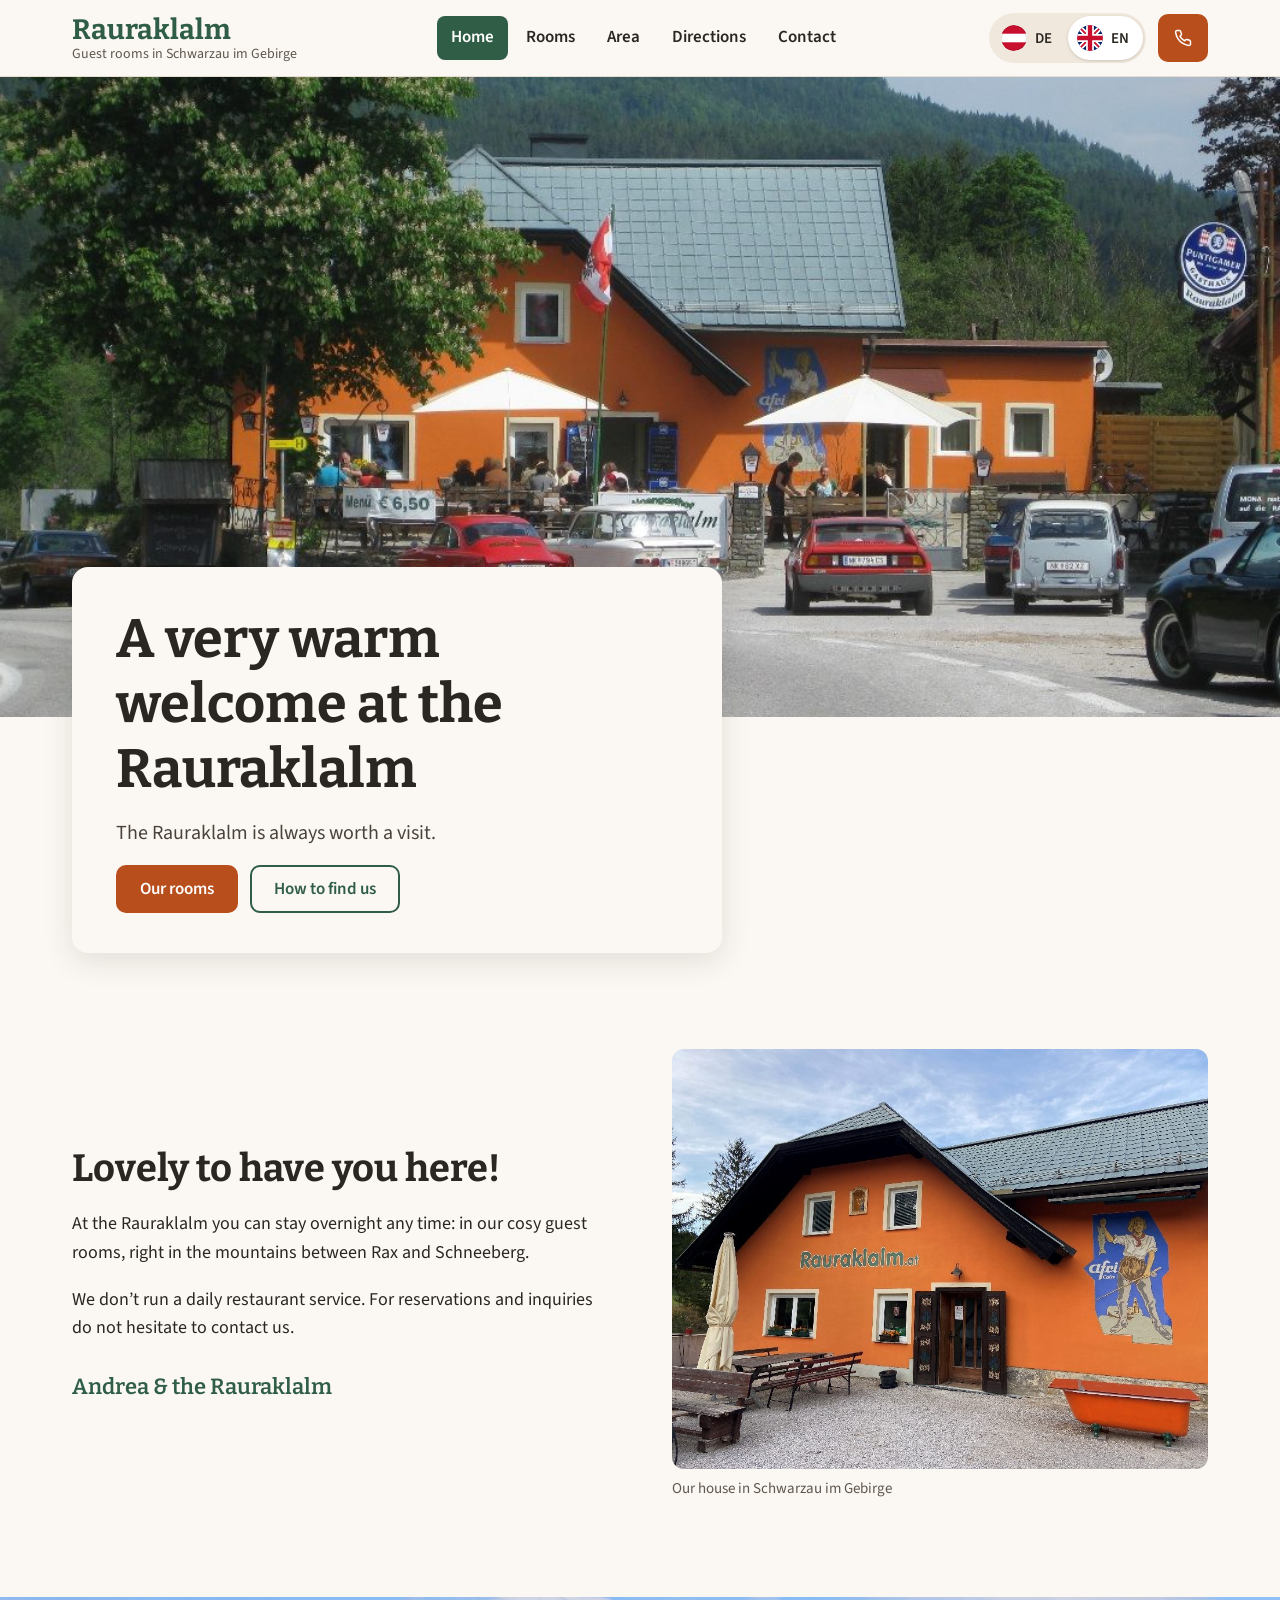
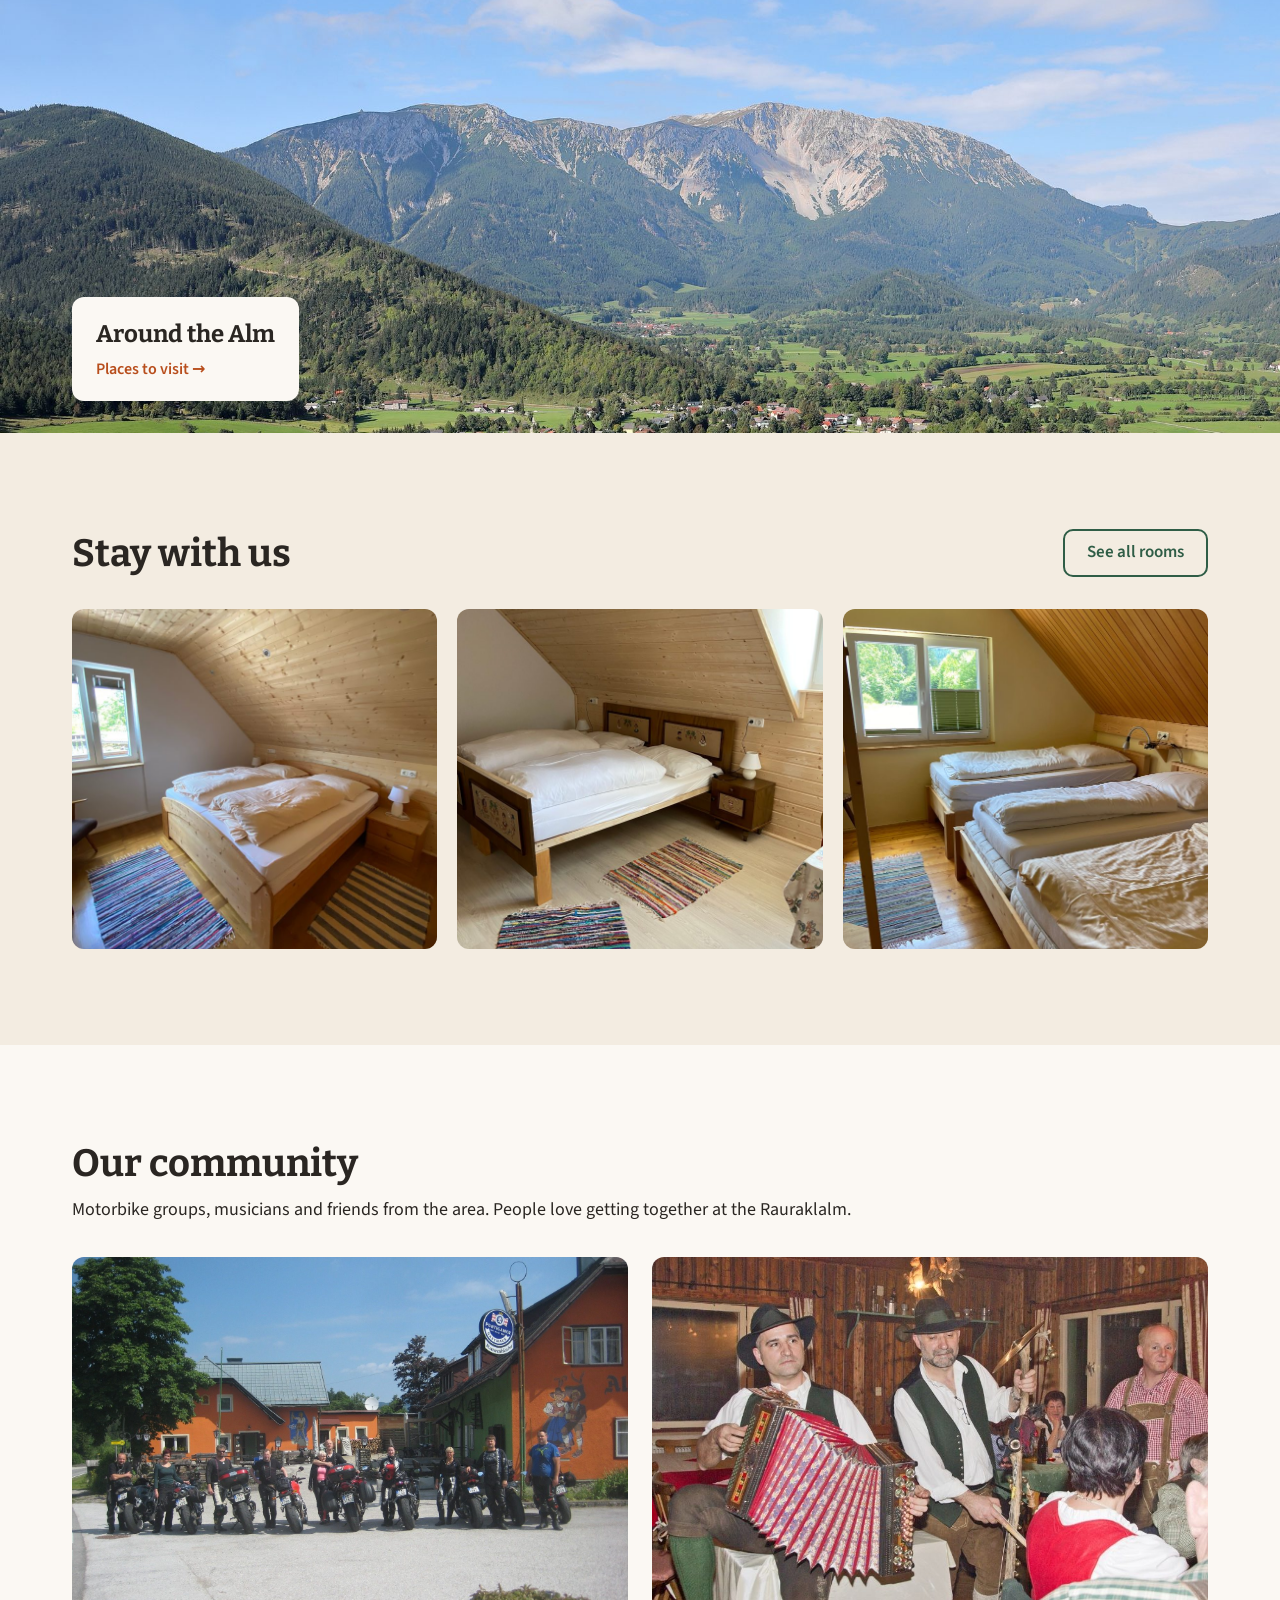
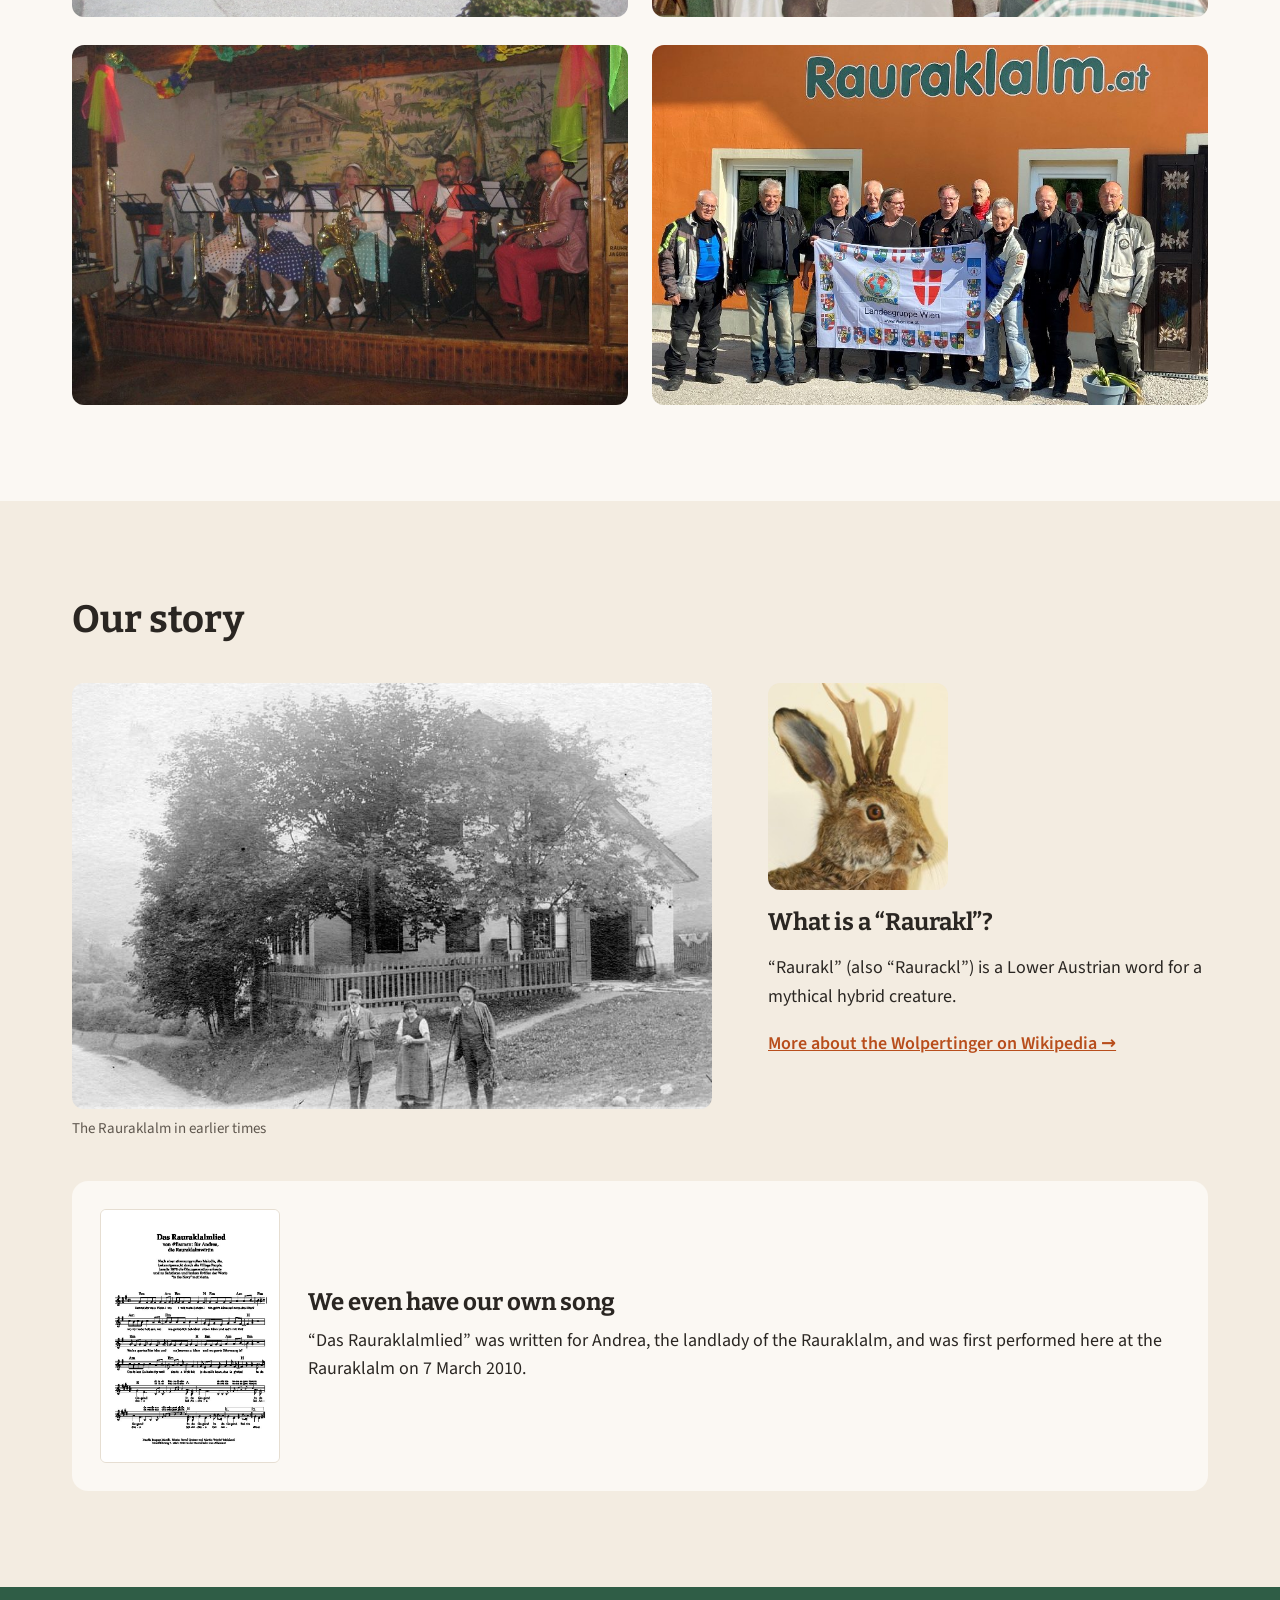
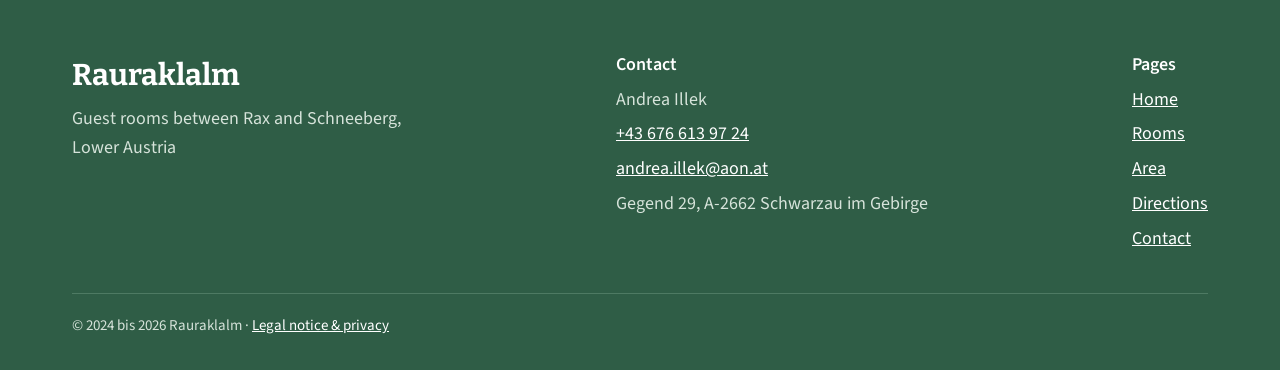
<file: index.html>
<!doctype html>
<html lang="de">
<head>
<meta charset="utf-8">
<meta name="viewport" content="width=device-width, initial-scale=1">
<title data-i18n="title.index">Rauraklalm: Gästezimmer in Schwarzau im Gebirge</title>
<meta name="description" content="Die Rauraklalm in Schwarzau im Gebirge, zwischen Rax und Schneeberg: gemütliche Gästezimmer, Übernachtung jederzeit möglich." data-i18n-content="title.index.desc">
<link rel="canonical" href="https://rauraklalm.at/">
<meta name="theme-color" content="#2F5D46">
<meta property="og:title" content="Rauraklalm - Gästezimmer in Schwarzau im Gebirge">
<meta property="og:description" content="Die Rauraklalm in Schwarzau im Gebirge, zwischen Rax und Schneeberg: gemütliche Gästezimmer, Übernachtung jederzeit möglich.">
<meta property="og:image" content="https://rauraklalm.at/assets/img/hero.jpg">
<meta property="og:type" content="website">
<meta property="og:locale" content="de_AT">
<link rel="icon" href="assets/img/favicon.svg" type="image/svg+xml">
<link rel="preload" href="assets/fonts/bitter-latin-700-normal.woff2" as="font" type="font/woff2" crossorigin>
<link rel="preload" href="assets/fonts/source-sans-3-latin-400-normal.woff2" as="font" type="font/woff2" crossorigin>
<link rel="stylesheet" href="assets/css/fonts.css">
<link rel="stylesheet" href="assets/css/style.css">
<script type="application/ld+json">{"@context": "https://schema.org", "@type": "LodgingBusiness", "name": "Rauraklalm", "url": "https://rauraklalm.at/", "image": "https://rauraklalm.at/assets/img/hero.jpg", "telephone": "+436766139724", "email": "andrea.illek@aon.at", "address": {"@type": "PostalAddress", "streetAddress": "Gegend 29", "postalCode": "2662", "addressLocality": "Schwarzau im Gebirge", "addressRegion": "Niederösterreich", "addressCountry": "AT"}, "geo": {"@type": "GeoCoordinates", "latitude": 47.8276, "longitude": 15.6922}}</script>
</head>
<body>
<a class="skip-link" href="#inhalt" data-i18n="skip">Zum Inhalt springen</a>
<header class="site-header">
  <div class="wrap header-inner">
    <a class="brand" href="index.html">
      <span class="brand-name">Rauraklalm</span>
      <span class="brand-sub" data-i18n="brand.sub">Gästezimmer in Schwarzau im Gebirge</span>
    </a>
    <nav class="main-nav" id="main-nav" aria-label="Hauptnavigation" data-i18n-aria="nav.label">
      <ul>
        <li><a href="index.html" aria-current="page" data-i18n="nav.start">Start</a></li><li><a href="zimmer.html" data-i18n="nav.rooms">Zimmer</a></li><li><a href="umgebung.html" data-i18n="nav.area">Umgebung</a></li><li><a href="anreise.html" data-i18n="nav.directions">Anreise</a></li><li><a href="kontakt.html" data-i18n="nav.contact">Kontakt</a></li>
      </ul>
    </nav>
    <div class="header-actions">
      <div class="lang-switch" role="group" aria-label="Sprache / Language">
        <button type="button" data-lang="de" aria-pressed="true" lang="de" aria-label="Deutsch"><svg class="flag" viewBox="0 0 26 26" aria-hidden="true"><clipPath id="flag-at"><circle cx="13" cy="13" r="13"/></clipPath><g clip-path="url(#flag-at)"><rect width="26" height="26" fill="#fff"/><rect width="26" height="8.7" fill="#C8102E"/><rect y="17.3" width="26" height="8.7" fill="#C8102E"/></g><circle cx="13" cy="13" r="12.5" fill="none" stroke="rgba(0,0,0,.12)"/></svg><span class="lang-code">DE</span></button>
        <button type="button" data-lang="en" aria-pressed="false" lang="en" aria-label="English"><svg class="flag" viewBox="0 0 60 60" aria-hidden="true"><clipPath id="flag-gb"><circle cx="30" cy="30" r="30"/></clipPath><g clip-path="url(#flag-gb)"><rect width="60" height="60" fill="#012169"/><path d="M0 0L60 60M60 0L0 60" stroke="#fff" stroke-width="12"/><path d="M0 0L60 60M60 0L0 60" stroke="#C8102E" stroke-width="4"/><path d="M30 0V60M0 30H60" stroke="#fff" stroke-width="18"/><path d="M30 0V60M0 30H60" stroke="#C8102E" stroke-width="10"/></g></svg><span class="lang-code">EN</span></button>
      </div>
      <a class="btn btn-primary header-call" href="tel:+436766139724" aria-label="Anrufen: +43 676 613 97 24" data-i18n-aria="call.aria"><svg width="18" height="18" viewBox="0 0 24 24" fill="none" stroke="currentColor" stroke-width="2" stroke-linecap="round" stroke-linejoin="round" aria-hidden="true"><path d="M22 16.9v3a2 2 0 0 1-2.2 2 19.8 19.8 0 0 1-8.6-3.1 19.5 19.5 0 0 1-6-6A19.8 19.8 0 0 1 2.1 4.2 2 2 0 0 1 4.1 2h3a2 2 0 0 1 2 1.7c.1.9.4 1.8.7 2.7a2 2 0 0 1-.5 2.1L8 9.8a16 16 0 0 0 6 6l1.3-1.3a2 2 0 0 1 2.1-.4c.9.3 1.8.6 2.7.7a2 2 0 0 1 1.7 2z"/></svg><span class="call-number">+43 676 613 97 24</span></a>
      <button type="button" class="nav-toggle" aria-expanded="false" aria-controls="main-nav" aria-label="Menü" data-i18n-aria="nav.menu">
        <svg width="22" height="22" viewBox="0 0 24 24" fill="none" stroke="currentColor" stroke-width="2" stroke-linecap="round" aria-hidden="true"><path d="M3 6h18M3 12h18M3 18h18"/></svg>
      </button>
    </div>
  </div>
</header>
<main id="inhalt">
<section class="hero">
  <img class="" src="assets/img/hero.jpg" width="1064" height="798" alt="Die Rauraklalm mit Oldtimern vor dem Haus, dahinter bewaldete Berge" data-i18n-alt="alt.hero" fetchpriority="high">
  <div class="wrap hero-card-wrap">
    <div class="hero-card">
      <h1 data-i18n="hero.title">Herzlich willkommen auf der Rauraklalm</h1>
      <p class="lead" data-i18n="hero.lead">Die Rauraklalm ist immer einen Besuch wert.</p>
      <div class="btn-row">
        <a class="btn btn-primary" href="zimmer.html" data-i18n="hero.btn.rooms">Unsere Zimmer</a>
        <a class="btn btn-outline" href="anreise.html" data-i18n="hero.btn.way">So finden Sie uns</a>
      </div>
    </div>
  </div>
</section>

<section class="section">
  <div class="wrap split">
    <div class="stack">
      <h2 data-i18n="welcome.title">Schön, dass Sie da sind!</h2>
      <p data-i18n="welcome.p1">Bei uns auf der Rauraklalm können Sie jederzeit übernachten: in unseren gemütlichen Gästezimmern, mitten in den Bergen zwischen Rax und Schneeberg.</p>
      <p data-i18n="welcome.p2">Einen täglichen Gastbetrieb haben wir nicht. Für Reservierungen und Anfragen zögern Sie nicht, uns zu kontaktieren.</p>
      <p class="signature" data-i18n="welcome.sign">Andrea &amp; die Rauraklalm</p>
    </div>
    <figure><img class="photo" src="assets/img/fassade_eingang.jpg" width="966" height="725" alt="Eingang der Rauraklalm mit Bänken und dem Rauraklalm-Schriftzug" data-i18n-alt="alt.entrance" style="height:420px" loading="lazy" decoding="async"><figcaption data-i18n="cap.entrance">Unser Haus in Schwarzau im Gebirge</figcaption></figure>
  </div>
</section>

<section class="panorama">
  <img class="" src="assets/img/berg.jpg" width="2000" height="1134" alt="Blick über das Tal auf die Berge" data-i18n-alt="alt.pano" loading="lazy" decoding="async">
  <div class="panorama-link">
    <div class="wrap">
      <a href="umgebung.html">
        <strong data-i18n="pano.title">Rund um die Alm</strong>
        <span data-i18n="pano.link">Ausflugsziele →</span>
      </a>
    </div>
  </div>
</section>

<section class="section section-alt">
  <div class="wrap">
    <div class="section-head">
      <div class="stack">
        <h2 data-i18n="rooms.title">Übernachten bei uns</h2>
      </div>
      <a class="btn btn-outline" href="zimmer.html" data-i18n="rooms.btn">Alle Zimmer ansehen</a>
    </div>
    <div class="grid grid-3">
      <img class="photo" src="assets/img/dz_holz.jpg" width="744" height="900" alt="Doppelzimmer mit Holzdecke, Doppelbett und bunten Fleckerlteppichen" data-i18n-alt="alt.dz_holz" style="height:340px" loading="lazy" decoding="async">
      <img class="photo" src="assets/img/dz_bauernmalerei.jpg" width="744" height="900" alt="Doppelzimmer mit bemaltem Bett und Nachtkästchen" data-i18n-alt="alt.dz_bauernmalerei" style="height:340px" loading="lazy" decoding="async">
      <img class="photo" src="assets/img/mehrbett_gruen.jpg" width="744" height="899" alt="Mehrbettzimmer mit drei Betten unter der Dachschräge" data-i18n-alt="alt.mb_gruen" style="height:340px" loading="lazy" decoding="async">
    </div>
  </div>
</section>

<section class="section">
  <div class="wrap">
    <div class="section-head">
      <div class="stack">
        <h2 data-i18n="events.title">Unsere Gemeinschaft</h2>
        <p data-i18n="events.p">Motorradgruppen, Musikanten und Freunde aus der Gegend kommen gern auf der Rauraklalm zusammen.</p>
      </div>
    </div>
    <div class="grid grid-2">
      <figure><img class="photo" src="assets/img/biker2.jpg" width="1600" height="1200" alt="Motorradgruppe mit ihren Maschinen vor der Rauraklalm" data-i18n-alt="alt.ev.biker" style="height:360px" loading="lazy" decoding="async"></figure>
      <figure><img class="photo" src="assets/img/musik_stube.jpg" width="913" height="609" alt="Musikanten mit Harmonika in der Stube" data-i18n-alt="alt.ev.stube" style="height:360px" loading="lazy" decoding="async"></figure>
      <figure><img class="photo" src="assets/img/musik_buehne.jpg" width="867" height="648" alt="Bläsergruppe auf der Bühne im Saal" data-i18n-alt="alt.ev.buehne" style="height:360px" loading="lazy" decoding="async"></figure>
      <figure><img class="photo" src="assets/img/biker1.jpg" width="880" height="661" alt="Motorradfahrer mit Fahne der Landesgruppe Wien vor dem Haus" data-i18n-alt="alt.ev.wien" style="height:360px" loading="lazy" decoding="async"></figure>
    </div>
  </div>
</section>

<section class="section section-alt" id="geschichte">
  <div class="wrap">
    <h2 style="margin-bottom:40px" data-i18n="history.title">Unsere Geschichte</h2>
    <div class="history">
      <figure>
        <img class="photo" src="assets/img/alt.jpg" width="945" height="630" alt="Historisches Schwarz-Weiß-Foto des Hauses mit Bewohnern vor dem Zaun" data-i18n-alt="alt.old" style="aspect-ratio:3/2" loading="lazy" decoding="async">
        <figcaption data-i18n="cap.old">Die Rauraklalm in früheren Zeiten</figcaption>
      </figure>
      <div class="stack">
        <img class="raurakl-img" src="assets/img/raurakl.jpg" width="200" height="230" alt="Präparierter Hasenkopf mit kleinem Geweih: ein Raurakl" data-i18n-alt="alt.raurakl" loading="lazy" decoding="async">
        <h3 data-i18n="raurakl.title">Was ist ein „Raurakl“?</h3>
        <p data-i18n="raurakl.p">„Raurakl“ (auch „Raurackl“) ist ein niederösterreichischer Begriff für ein Fabel-Mischwesen.</p>
        <a href="https://de.wikipedia.org/wiki/Wolpertinger" data-i18n-href="raurakl.href" data-i18n="raurakl.link" style="font-weight:600">Mehr zum Wolpertinger auf Wikipedia →</a>
      </div>
    </div>
    <div class="song-card">
      <img class="photo" src="assets/img/lied.jpg" width="620" height="876" alt="Notenblatt: Das Rauraklalmlied" data-i18n-alt="alt.song" loading="lazy" decoding="async">
      <div class="stack">
        <h3 data-i18n="song.title">Wir haben sogar ein eigenes Lied</h3>
        <p data-i18n="song.p">„Das Rauraklalmlied“ wurde für Andrea, die Rauraklalmwirtin, geschrieben und am 7. März 2010 bei uns in der Rauraklalm uraufgeführt.</p>
      </div>
    </div>
  </div>
</section>
</main>
<footer class="site-footer">
  <div class="wrap footer-inner">
    <div class="footer-cols">
      <div style="max-width:340px">
        <span class="footer-brand">Rauraklalm</span>
        <span class="footer-soft" data-i18n="footer.tagline">Gästezimmer zwischen Rax und Schneeberg, Niederösterreich</span>
      </div>
      <div>
        <span class="footer-title" data-i18n="footer.contact">Kontakt</span>
        <span class="footer-soft">Andrea Illek</span>
        <a href="tel:+436766139724">+43 676 613 97 24</a>
        <a href="mailto:andrea.illek@aon.at">andrea.illek@aon.at</a>
        <span class="footer-soft">Gegend 29, A-2662 Schwarzau im Gebirge</span>
      </div>
      <nav aria-label="Fußnavigation" data-i18n-aria="footer.nav">
        <span class="footer-title" data-i18n="footer.pages">Seiten</span>
        <ul><li><a href="index.html" data-i18n="nav.start">Start</a></li><li><a href="zimmer.html" data-i18n="nav.rooms">Zimmer</a></li><li><a href="umgebung.html" data-i18n="nav.area">Umgebung</a></li><li><a href="anreise.html" data-i18n="nav.directions">Anreise</a></li><li><a href="kontakt.html" data-i18n="nav.contact">Kontakt</a></li></ul>
      </nav>
    </div>
    <div class="footer-bottom">
      <span>© 2024 bis 2026 Rauraklalm · <a href="kontakt.html#impressum" data-i18n="footer.legal">Impressum &amp; Datenschutz</a></span>
      <!-- TODO: Bildnachweis für das Bergpanorama eintragen, falls das Foto nicht von euch ist -->
    </div>
  </div>
</footer>
<script src="assets/js/i18n.js"></script>
<script src="assets/js/main.js"></script>
</body>
</html>
</file>
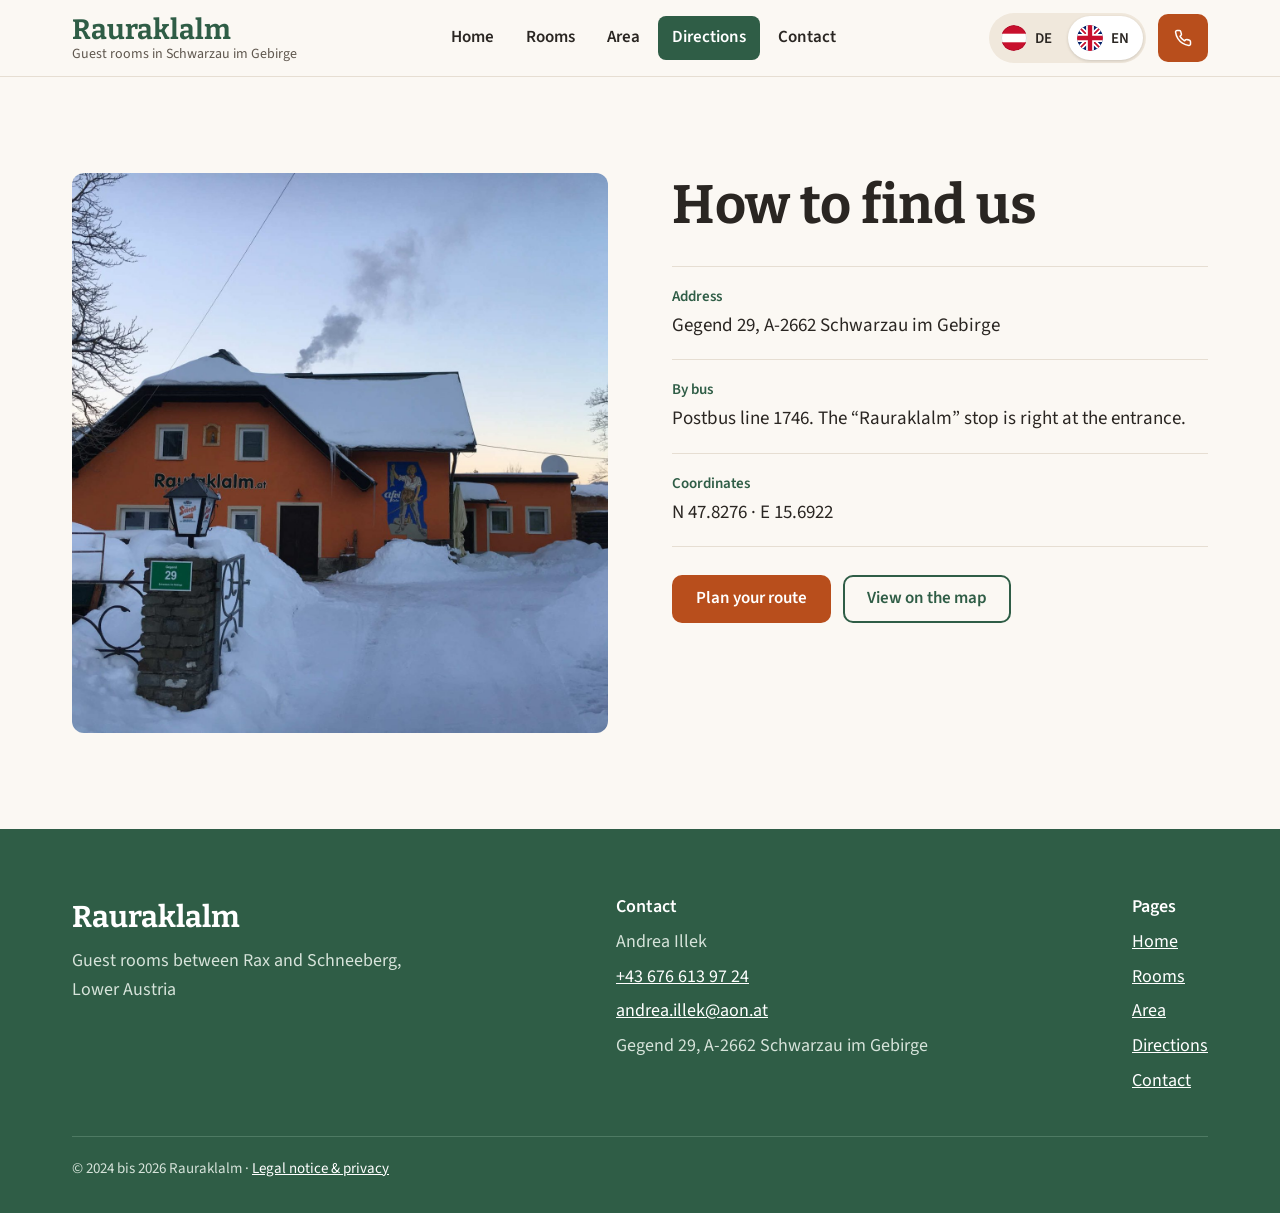
<file: anreise.html>
<!doctype html>
<html lang="de">
<head>
<meta charset="utf-8">
<meta name="viewport" content="width=device-width, initial-scale=1">
<title data-i18n="title.dir">Anreise: Rauraklalm</title>
<meta name="description" content="So finden Sie zur Rauraklalm: Gegend 29, 2662 Schwarzau im Gebirge. Postbus 1746, Haltestelle direkt beim Eingang." data-i18n-content="title.dir.desc">
<link rel="canonical" href="https://rauraklalm.at/anreise.html">
<meta name="theme-color" content="#2F5D46">
<meta property="og:title" content="Anreise: Rauraklalm">
<meta property="og:description" content="So finden Sie zur Rauraklalm: Gegend 29, 2662 Schwarzau im Gebirge. Postbus 1746, Haltestelle direkt beim Eingang.">
<meta property="og:image" content="https://rauraklalm.at/assets/img/hero.jpg">
<meta property="og:type" content="website">
<meta property="og:locale" content="de_AT">
<link rel="icon" href="assets/img/favicon.svg" type="image/svg+xml">
<link rel="preload" href="assets/fonts/bitter-latin-700-normal.woff2" as="font" type="font/woff2" crossorigin>
<link rel="preload" href="assets/fonts/source-sans-3-latin-400-normal.woff2" as="font" type="font/woff2" crossorigin>
<link rel="stylesheet" href="assets/css/fonts.css">
<link rel="stylesheet" href="assets/css/style.css">

</head>
<body>
<a class="skip-link" href="#inhalt" data-i18n="skip">Zum Inhalt springen</a>
<header class="site-header">
  <div class="wrap header-inner">
    <a class="brand" href="index.html">
      <span class="brand-name">Rauraklalm</span>
      <span class="brand-sub" data-i18n="brand.sub">Gästezimmer in Schwarzau im Gebirge</span>
    </a>
    <nav class="main-nav" id="main-nav" aria-label="Hauptnavigation" data-i18n-aria="nav.label">
      <ul>
        <li><a href="index.html" data-i18n="nav.start">Start</a></li><li><a href="zimmer.html" data-i18n="nav.rooms">Zimmer</a></li><li><a href="umgebung.html" data-i18n="nav.area">Umgebung</a></li><li><a href="anreise.html" aria-current="page" data-i18n="nav.directions">Anreise</a></li><li><a href="kontakt.html" data-i18n="nav.contact">Kontakt</a></li>
      </ul>
    </nav>
    <div class="header-actions">
      <div class="lang-switch" role="group" aria-label="Sprache / Language">
        <button type="button" data-lang="de" aria-pressed="true" lang="de" aria-label="Deutsch"><svg class="flag" viewBox="0 0 26 26" aria-hidden="true"><clipPath id="flag-at"><circle cx="13" cy="13" r="13"/></clipPath><g clip-path="url(#flag-at)"><rect width="26" height="26" fill="#fff"/><rect width="26" height="8.7" fill="#C8102E"/><rect y="17.3" width="26" height="8.7" fill="#C8102E"/></g><circle cx="13" cy="13" r="12.5" fill="none" stroke="rgba(0,0,0,.12)"/></svg><span class="lang-code">DE</span></button>
        <button type="button" data-lang="en" aria-pressed="false" lang="en" aria-label="English"><svg class="flag" viewBox="0 0 60 60" aria-hidden="true"><clipPath id="flag-gb"><circle cx="30" cy="30" r="30"/></clipPath><g clip-path="url(#flag-gb)"><rect width="60" height="60" fill="#012169"/><path d="M0 0L60 60M60 0L0 60" stroke="#fff" stroke-width="12"/><path d="M0 0L60 60M60 0L0 60" stroke="#C8102E" stroke-width="4"/><path d="M30 0V60M0 30H60" stroke="#fff" stroke-width="18"/><path d="M30 0V60M0 30H60" stroke="#C8102E" stroke-width="10"/></g></svg><span class="lang-code">EN</span></button>
      </div>
      <a class="btn btn-primary header-call" href="tel:+436766139724" aria-label="Anrufen: +43 676 613 97 24" data-i18n-aria="call.aria"><svg width="18" height="18" viewBox="0 0 24 24" fill="none" stroke="currentColor" stroke-width="2" stroke-linecap="round" stroke-linejoin="round" aria-hidden="true"><path d="M22 16.9v3a2 2 0 0 1-2.2 2 19.8 19.8 0 0 1-8.6-3.1 19.5 19.5 0 0 1-6-6A19.8 19.8 0 0 1 2.1 4.2 2 2 0 0 1 4.1 2h3a2 2 0 0 1 2 1.7c.1.9.4 1.8.7 2.7a2 2 0 0 1-.5 2.1L8 9.8a16 16 0 0 0 6 6l1.3-1.3a2 2 0 0 1 2.1-.4c.9.3 1.8.6 2.7.7a2 2 0 0 1 1.7 2z"/></svg><span class="call-number">+43 676 613 97 24</span></a>
      <button type="button" class="nav-toggle" aria-expanded="false" aria-controls="main-nav" aria-label="Menü" data-i18n-aria="nav.menu">
        <svg width="22" height="22" viewBox="0 0 24 24" fill="none" stroke="currentColor" stroke-width="2" stroke-linecap="round" aria-hidden="true"><path d="M3 6h18M3 12h18M3 18h18"/></svg>
      </button>
    </div>
  </div>
</header>
<main id="inhalt">
<section class="section">
  <div class="wrap split" style="align-items:flex-start">
    <figure><img class="photo" src="assets/img/winter.jpg" width="1800" height="1350" alt="Die Rauraklalm im Schnee, vorne das Einfahrtstor mit dem Hausnummernschild Gegend 29" data-i18n-alt="alt.winter" style="height:560px" loading="lazy" decoding="async"></figure>
    <div class="stack" style="gap:28px">
      <div class="stack" style="gap:10px">
        <h1 data-i18n="dir.h1">So finden Sie zu uns</h1>
      </div>
      <dl class="facts">
        <div><dt data-i18n="dir.address">Adresse</dt><dd>Gegend 29, A-2662 Schwarzau im Gebirge</dd></div>
        <div><dt data-i18n="dir.bus">Mit dem Bus</dt><dd data-i18n="dir.bus.text">Postbus Linie 1746. Die Haltestelle „Rauraklalm“ ist direkt beim Eingang.</dd></div>
        <div><dt data-i18n="dir.coords">Koordinaten</dt><dd>N 47.8276 · E 15.6922</dd></div>
      </dl>
      <div class="btn-row">
        <a class="btn btn-primary" href="https://www.google.com/maps/dir/?api=1&amp;destination=47.8276,15.6922" target="_blank" rel="noopener" data-i18n="dir.route">Route planen</a>
        <a class="btn btn-outline" href="https://maps.app.goo.gl/GsuzX3kV6FzCD8B16" target="_blank" rel="noopener" data-i18n="dir.osm">Auf der Karte ansehen</a>
      </div>
    </div>
  </div>
</section>
</main>
<footer class="site-footer">
  <div class="wrap footer-inner">
    <div class="footer-cols">
      <div style="max-width:340px">
        <span class="footer-brand">Rauraklalm</span>
        <span class="footer-soft" data-i18n="footer.tagline">Gästezimmer zwischen Rax und Schneeberg, Niederösterreich</span>
      </div>
      <div>
        <span class="footer-title" data-i18n="footer.contact">Kontakt</span>
        <span class="footer-soft">Andrea Illek</span>
        <a href="tel:+436766139724">+43 676 613 97 24</a>
        <a href="mailto:andrea.illek@aon.at">andrea.illek@aon.at</a>
        <span class="footer-soft">Gegend 29, A-2662 Schwarzau im Gebirge</span>
      </div>
      <nav aria-label="Fußnavigation" data-i18n-aria="footer.nav">
        <span class="footer-title" data-i18n="footer.pages">Seiten</span>
        <ul><li><a href="index.html" data-i18n="nav.start">Start</a></li><li><a href="zimmer.html" data-i18n="nav.rooms">Zimmer</a></li><li><a href="umgebung.html" data-i18n="nav.area">Umgebung</a></li><li><a href="anreise.html" data-i18n="nav.directions">Anreise</a></li><li><a href="kontakt.html" data-i18n="nav.contact">Kontakt</a></li></ul>
      </nav>
    </div>
    <div class="footer-bottom">
      <span>© 2024 bis 2026 Rauraklalm · <a href="kontakt.html#impressum" data-i18n="footer.legal">Impressum &amp; Datenschutz</a></span>
      <!-- TODO: Bildnachweis für das Bergpanorama eintragen, falls das Foto nicht von euch ist -->
    </div>
  </div>
</footer>
<script src="assets/js/i18n.js"></script>
<script src="assets/js/main.js"></script>
</body>
</html>
</file>
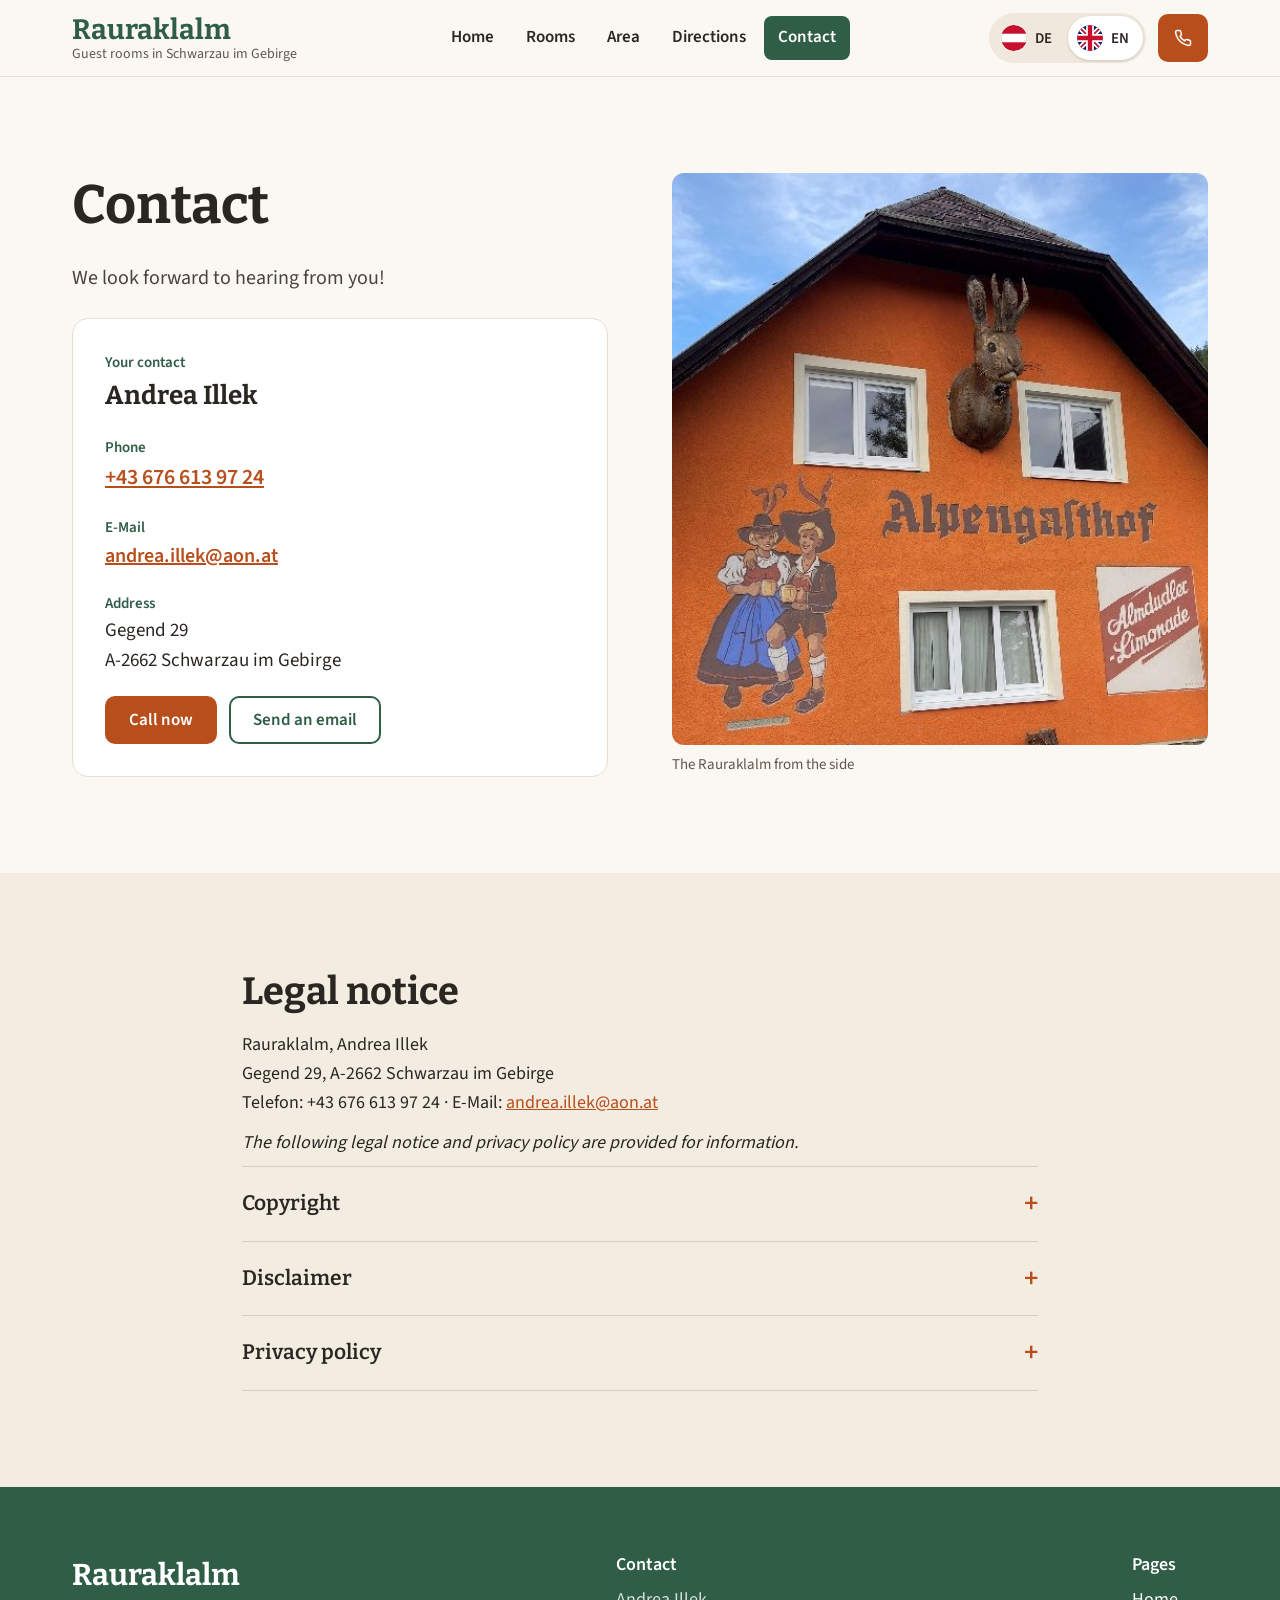
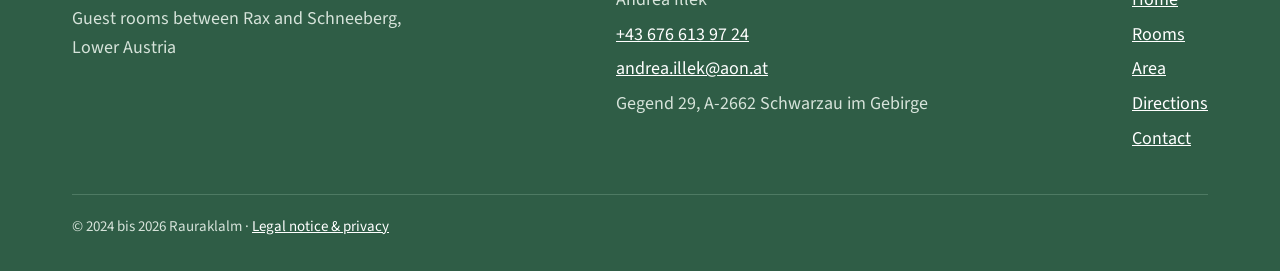
<file: kontakt.html>
<!doctype html>
<html lang="de">
<head>
<meta charset="utf-8">
<meta name="viewport" content="width=device-width, initial-scale=1">
<title data-i18n="title.contact">Kontakt &amp; Impressum: Rauraklalm</title>
<meta name="description" content="Kontakt zur Rauraklalm: Andrea Illek, Telefon +43 676 613 97 24, andrea.illek@aon.at, Gegend 29, 2662 Schwarzau im Gebirge." data-i18n-content="title.contact.desc">
<link rel="canonical" href="https://rauraklalm.at/kontakt.html">
<meta name="theme-color" content="#2F5D46">
<meta property="og:title" content="Kontakt &amp;amp; Impressum: Rauraklalm">
<meta property="og:description" content="Kontakt zur Rauraklalm: Andrea Illek, Telefon +43 676 613 97 24, andrea.illek@aon.at, Gegend 29, 2662 Schwarzau im Gebirge.">
<meta property="og:image" content="https://rauraklalm.at/assets/img/hero.jpg">
<meta property="og:type" content="website">
<meta property="og:locale" content="de_AT">
<link rel="icon" href="assets/img/favicon.svg" type="image/svg+xml">
<link rel="preload" href="assets/fonts/bitter-latin-700-normal.woff2" as="font" type="font/woff2" crossorigin>
<link rel="preload" href="assets/fonts/source-sans-3-latin-400-normal.woff2" as="font" type="font/woff2" crossorigin>
<link rel="stylesheet" href="assets/css/fonts.css">
<link rel="stylesheet" href="assets/css/style.css">

</head>
<body>
<a class="skip-link" href="#inhalt" data-i18n="skip">Zum Inhalt springen</a>
<header class="site-header">
  <div class="wrap header-inner">
    <a class="brand" href="index.html">
      <span class="brand-name">Rauraklalm</span>
      <span class="brand-sub" data-i18n="brand.sub">Gästezimmer in Schwarzau im Gebirge</span>
    </a>
    <nav class="main-nav" id="main-nav" aria-label="Hauptnavigation" data-i18n-aria="nav.label">
      <ul>
        <li><a href="index.html" data-i18n="nav.start">Start</a></li><li><a href="zimmer.html" data-i18n="nav.rooms">Zimmer</a></li><li><a href="umgebung.html" data-i18n="nav.area">Umgebung</a></li><li><a href="anreise.html" data-i18n="nav.directions">Anreise</a></li><li><a href="kontakt.html" aria-current="page" data-i18n="nav.contact">Kontakt</a></li>
      </ul>
    </nav>
    <div class="header-actions">
      <div class="lang-switch" role="group" aria-label="Sprache / Language">
        <button type="button" data-lang="de" aria-pressed="true" lang="de" aria-label="Deutsch"><svg class="flag" viewBox="0 0 26 26" aria-hidden="true"><clipPath id="flag-at"><circle cx="13" cy="13" r="13"/></clipPath><g clip-path="url(#flag-at)"><rect width="26" height="26" fill="#fff"/><rect width="26" height="8.7" fill="#C8102E"/><rect y="17.3" width="26" height="8.7" fill="#C8102E"/></g><circle cx="13" cy="13" r="12.5" fill="none" stroke="rgba(0,0,0,.12)"/></svg><span class="lang-code">DE</span></button>
        <button type="button" data-lang="en" aria-pressed="false" lang="en" aria-label="English"><svg class="flag" viewBox="0 0 60 60" aria-hidden="true"><clipPath id="flag-gb"><circle cx="30" cy="30" r="30"/></clipPath><g clip-path="url(#flag-gb)"><rect width="60" height="60" fill="#012169"/><path d="M0 0L60 60M60 0L0 60" stroke="#fff" stroke-width="12"/><path d="M0 0L60 60M60 0L0 60" stroke="#C8102E" stroke-width="4"/><path d="M30 0V60M0 30H60" stroke="#fff" stroke-width="18"/><path d="M30 0V60M0 30H60" stroke="#C8102E" stroke-width="10"/></g></svg><span class="lang-code">EN</span></button>
      </div>
      <a class="btn btn-primary header-call" href="tel:+436766139724" aria-label="Anrufen: +43 676 613 97 24" data-i18n-aria="call.aria"><svg width="18" height="18" viewBox="0 0 24 24" fill="none" stroke="currentColor" stroke-width="2" stroke-linecap="round" stroke-linejoin="round" aria-hidden="true"><path d="M22 16.9v3a2 2 0 0 1-2.2 2 19.8 19.8 0 0 1-8.6-3.1 19.5 19.5 0 0 1-6-6A19.8 19.8 0 0 1 2.1 4.2 2 2 0 0 1 4.1 2h3a2 2 0 0 1 2 1.7c.1.9.4 1.8.7 2.7a2 2 0 0 1-.5 2.1L8 9.8a16 16 0 0 0 6 6l1.3-1.3a2 2 0 0 1 2.1-.4c.9.3 1.8.6 2.7.7a2 2 0 0 1 1.7 2z"/></svg><span class="call-number">+43 676 613 97 24</span></a>
      <button type="button" class="nav-toggle" aria-expanded="false" aria-controls="main-nav" aria-label="Menü" data-i18n-aria="nav.menu">
        <svg width="22" height="22" viewBox="0 0 24 24" fill="none" stroke="currentColor" stroke-width="2" stroke-linecap="round" aria-hidden="true"><path d="M3 6h18M3 12h18M3 18h18"/></svg>
      </button>
    </div>
  </div>
</header>
<main id="inhalt">
<section class="section">
  <div class="wrap split" style="align-items:stretch">
    <div class="stack" style="gap:24px">
      <h1 data-i18n="contact.h1">Kontakt</h1>
      <p class="lead" data-i18n="contact.lead">Wir freuen uns auf Sie!</p>
      <div class="contact-card">
        <div><span class="label" data-i18n="contact.person">Ihre Ansprechpartnerin</span><span class="contact-name">Andrea Illek</span></div>
        <div><span class="label" data-i18n="contact.phone">Telefon</span><a class="big" href="tel:+436766139724">+43 676 613 97 24</a></div>
        <div><span class="label">E-Mail</span><a class="big" href="mailto:andrea.illek@aon.at" style="font-size:20px">andrea.illek@aon.at</a></div>
        <div><span class="label" data-i18n="contact.address">Adresse</span><span style="font-size:19px">Gegend 29<br>A-2662 Schwarzau im Gebirge</span></div>
        <div class="btn-row">
          <a class="btn btn-primary" href="tel:+436766139724" data-i18n="contact.call">Jetzt anrufen</a>
          <a class="btn btn-outline" href="mailto:andrea.illek@aon.at" data-i18n="cta.mail">E-Mail schreiben</a>
        </div>
      </div>
    </div>
    <figure style="display:flex;flex-direction:column">
      <img class="photo" src="assets/img/fassade_gasthof.jpg" width="728" height="546" alt="Die orange Hausfassade mit dem Schriftzug Alpengasthof und einer Wandmalerei" data-i18n-alt="alt.side" style="flex:1 1 auto;min-height:420px" loading="lazy" decoding="async">
      <figcaption data-i18n="cap.side">Die Rauraklalm von der Seite</figcaption>
    </figure>
  </div>
</section>

<section class="section section-alt" id="impressum">
  <div class="wrap legal">
    <h2 data-i18n="legal.title">Impressum</h2>
    <p style="margin-top:16px">Rauraklalm, Andrea Illek<br>Gegend 29, A-2662 Schwarzau im Gebirge<br>Telefon: +43 676 613 97 24 · E-Mail: <a href="mailto:andrea.illek@aon.at">andrea.illek@aon.at</a></p>
    <p style="margin-top:12px;font-style:italic" data-i18n="legal.note">Die folgenden rechtlichen Hinweise sowie die Datenschutzerklärung dienen der Information.</p>
    <div class="legal-list">
      <details><summary data-i18n="legal.copyright">Copyright</summary><div class="legal-body"><p data-i18n="legal.copyright.text">Texte, Grafiken und Fotos dieser Website sind Eigentum der Betreiberin, sofern nicht anders angegeben.</p></div></details>
      <details><summary data-i18n="legal.disclaimer">Haftungsausschluss. Disclaimer</summary><div class="legal-body"><p data-i18n="legal.disclaimer.text">Die Inhalte werden mit Sorgfalt erstellt. Für Schäden aus der Nutzung der Website sowie für Inhalte verlinkter externer Seiten wird keine Haftung übernommen.</p></div></details>
      <details><summary data-i18n="legal.privacy">Datenschutzerklärung</summary><div class="legal-body">
        <p data-i18n="legal.privacy.intro">Hinweise zum Umgang mit personenbezogenen Daten gemäß DSGVO und österreichischem Datenschutzgesetz, inklusive Beschwerderecht bei der Datenschutzbehörde.</p>
        <ol>
          <li data-i18n="legal.privacy.personal">Personenbezogene Daten</li>
          <li data-i18n="legal.privacy.access">Auskunft und Löschung</li>
          <li data-i18n="legal.privacy.security">Datensicherheit</li>
          <li data-i18n="legal.privacy.use">Verwendung der Daten</li>
          <li data-i18n="legal.privacy.thirdparty">Übermittlung von Daten an Dritte</li>
          <li data-i18n="legal.privacy.breach">Bekanntgabe von Datenpannen</li>
          <li data-i18n="legal.privacy.retention">Aufbewahrung der Daten</li>
          <li data-i18n="legal.privacy.cookies">Cookies: Diese Website setzt keine Cookies. Die gewählte Sprache wird nur lokal im Browser gespeichert.</li>
          <li data-i18n="legal.privacy.server">Server: Der Hoster protokolliert Standarddaten wie IP-Adresse, Browser, Sprache, Betriebssystem und Zeitpunkt.</li>
          <li data-i18n="legal.privacy.map">Karte: Auf der Seite „Umgebung“ werden Kartenkacheln von OpenFreeMap geladen; dabei wird Ihre IP-Adresse an diesen Dienst übermittelt.</li>
        </ol>
      </div></details>
    </div>
  </div>
</section>
</main>
<footer class="site-footer">
  <div class="wrap footer-inner">
    <div class="footer-cols">
      <div style="max-width:340px">
        <span class="footer-brand">Rauraklalm</span>
        <span class="footer-soft" data-i18n="footer.tagline">Gästezimmer zwischen Rax und Schneeberg, Niederösterreich</span>
      </div>
      <div>
        <span class="footer-title" data-i18n="footer.contact">Kontakt</span>
        <span class="footer-soft">Andrea Illek</span>
        <a href="tel:+436766139724">+43 676 613 97 24</a>
        <a href="mailto:andrea.illek@aon.at">andrea.illek@aon.at</a>
        <span class="footer-soft">Gegend 29, A-2662 Schwarzau im Gebirge</span>
      </div>
      <nav aria-label="Fußnavigation" data-i18n-aria="footer.nav">
        <span class="footer-title" data-i18n="footer.pages">Seiten</span>
        <ul><li><a href="index.html" data-i18n="nav.start">Start</a></li><li><a href="zimmer.html" data-i18n="nav.rooms">Zimmer</a></li><li><a href="umgebung.html" data-i18n="nav.area">Umgebung</a></li><li><a href="anreise.html" data-i18n="nav.directions">Anreise</a></li><li><a href="kontakt.html" data-i18n="nav.contact">Kontakt</a></li></ul>
      </nav>
    </div>
    <div class="footer-bottom">
      <span>© 2024 bis 2026 Rauraklalm · <a href="kontakt.html#impressum" data-i18n="footer.legal">Impressum &amp; Datenschutz</a></span>
      <!-- TODO: Bildnachweis für das Bergpanorama eintragen, falls das Foto nicht von euch ist -->
    </div>
  </div>
</footer>
<script src="assets/js/i18n.js"></script>
<script src="assets/js/main.js"></script>
</body>
</html>
</file>
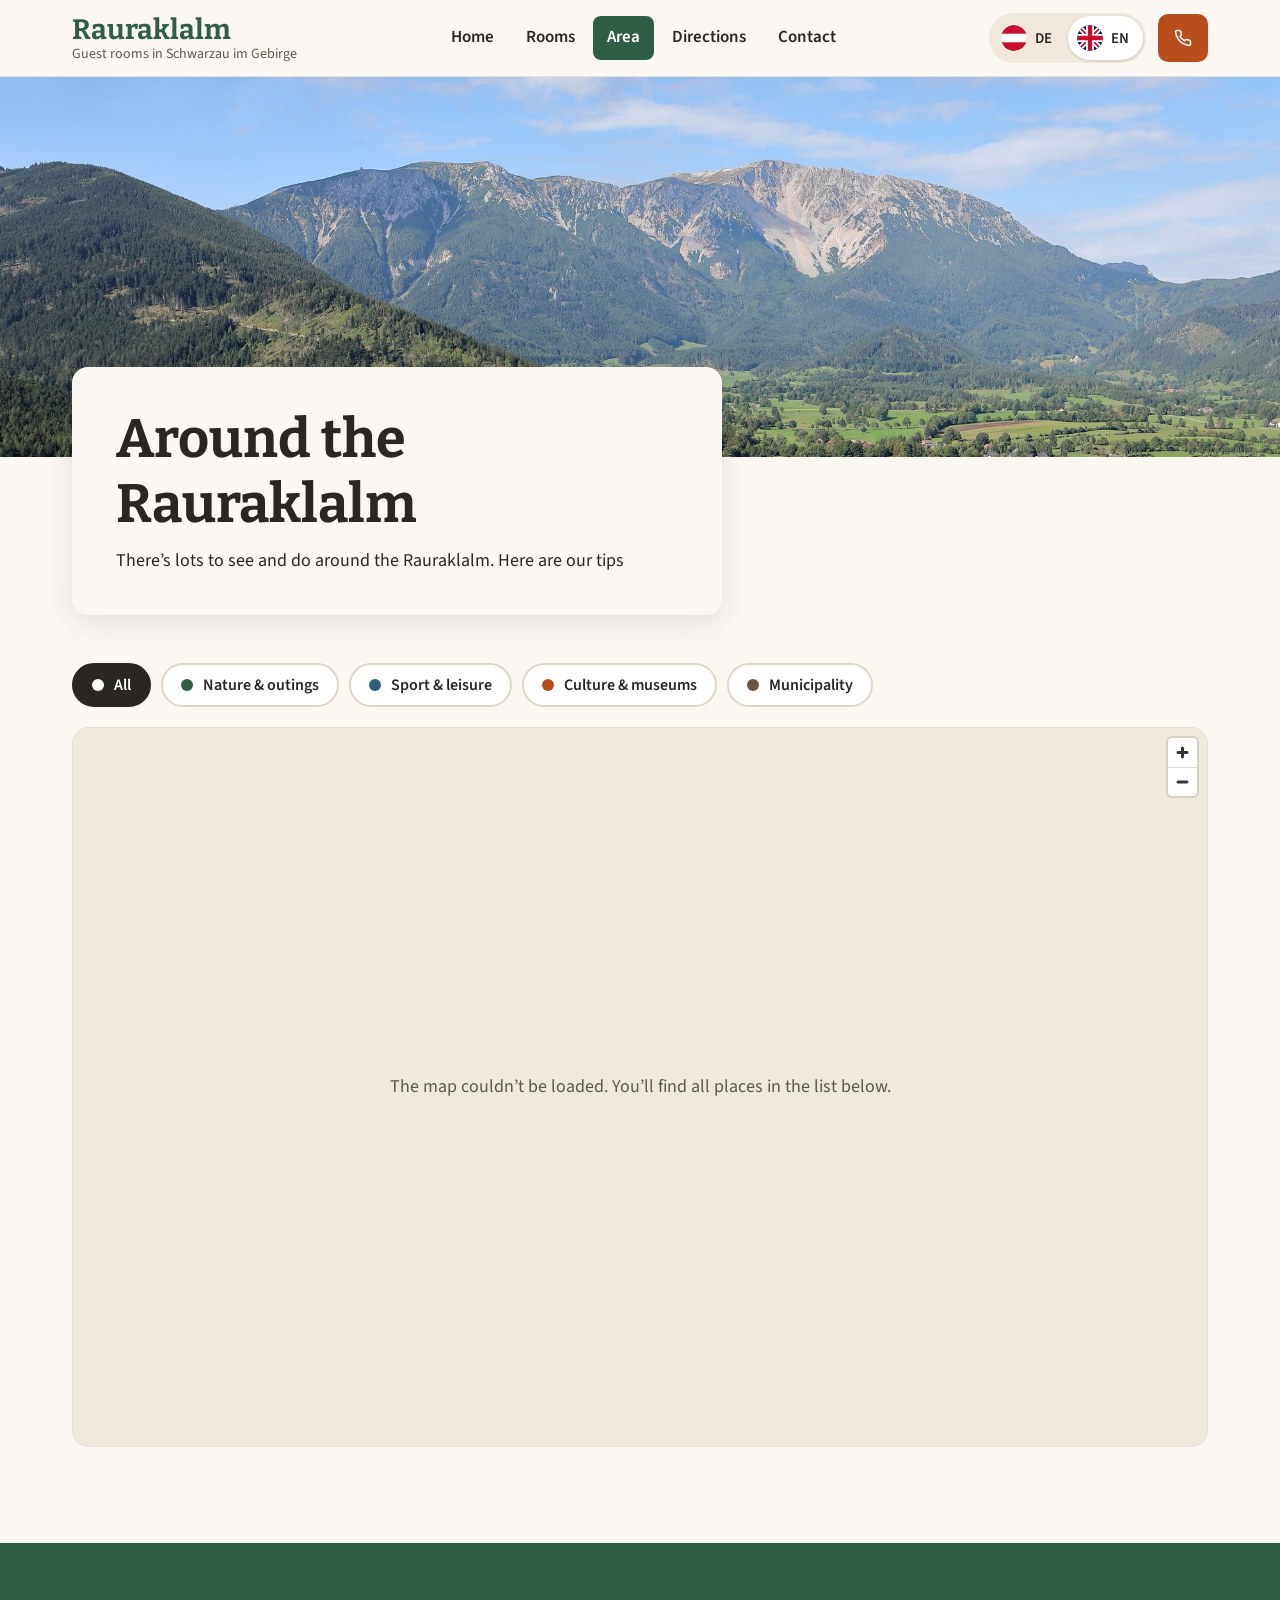
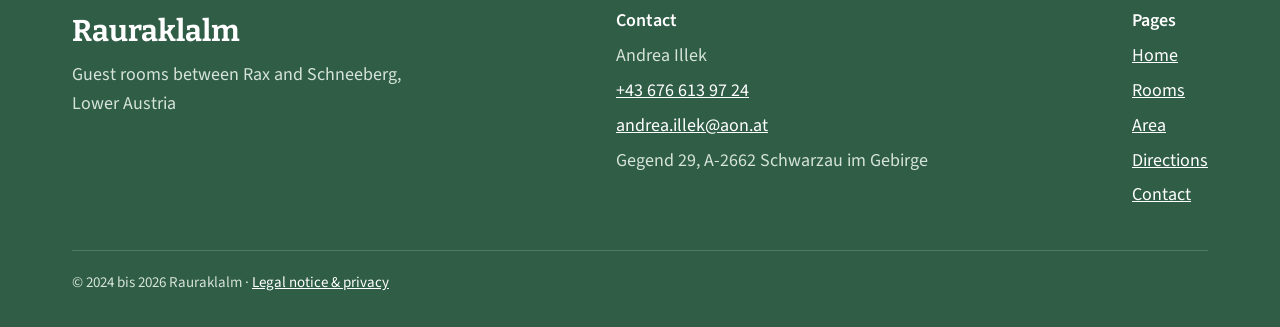
<file: umgebung.html>
<!doctype html>
<html lang="de">
<head>
<meta charset="utf-8">
<meta name="viewport" content="width=device-width, initial-scale=1">
<title data-i18n="title.area">Umgebung: Rauraklalm</title>
<meta name="description" content="Ausflugsziele rund um die Rauraklalm zwischen Rax und Schneeberg: auf der Karte mit Entfernungen." data-i18n-content="title.area.desc">
<link rel="canonical" href="https://rauraklalm.at/umgebung.html">
<meta name="theme-color" content="#2F5D46">
<meta property="og:title" content="Umgebung: Rauraklalm">
<meta property="og:description" content="Ausflugsziele rund um die Rauraklalm zwischen Rax und Schneeberg: auf der Karte mit Entfernungen.">
<meta property="og:image" content="https://rauraklalm.at/assets/img/hero.jpg">
<meta property="og:type" content="website">
<meta property="og:locale" content="de_AT">
<link rel="icon" href="assets/img/favicon.svg" type="image/svg+xml">
<link rel="preload" href="assets/fonts/bitter-latin-700-normal.woff2" as="font" type="font/woff2" crossorigin>
<link rel="preload" href="assets/fonts/source-sans-3-latin-400-normal.woff2" as="font" type="font/woff2" crossorigin>
<link rel="stylesheet" href="assets/css/fonts.css">
<link rel="stylesheet" href="assets/css/style.css">
<link rel="stylesheet" href="assets/vendor/maplibre-gl/maplibre-gl.css">

</head>
<body>
<a class="skip-link" href="#inhalt" data-i18n="skip">Zum Inhalt springen</a>
<header class="site-header">
  <div class="wrap header-inner">
    <a class="brand" href="index.html">
      <span class="brand-name">Rauraklalm</span>
      <span class="brand-sub" data-i18n="brand.sub">Gästezimmer in Schwarzau im Gebirge</span>
    </a>
    <nav class="main-nav" id="main-nav" aria-label="Hauptnavigation" data-i18n-aria="nav.label">
      <ul>
        <li><a href="index.html" data-i18n="nav.start">Start</a></li><li><a href="zimmer.html" data-i18n="nav.rooms">Zimmer</a></li><li><a href="umgebung.html" aria-current="page" data-i18n="nav.area">Umgebung</a></li><li><a href="anreise.html" data-i18n="nav.directions">Anreise</a></li><li><a href="kontakt.html" data-i18n="nav.contact">Kontakt</a></li>
      </ul>
    </nav>
    <div class="header-actions">
      <div class="lang-switch" role="group" aria-label="Sprache / Language">
        <button type="button" data-lang="de" aria-pressed="true" lang="de" aria-label="Deutsch"><svg class="flag" viewBox="0 0 26 26" aria-hidden="true"><clipPath id="flag-at"><circle cx="13" cy="13" r="13"/></clipPath><g clip-path="url(#flag-at)"><rect width="26" height="26" fill="#fff"/><rect width="26" height="8.7" fill="#C8102E"/><rect y="17.3" width="26" height="8.7" fill="#C8102E"/></g><circle cx="13" cy="13" r="12.5" fill="none" stroke="rgba(0,0,0,.12)"/></svg><span class="lang-code">DE</span></button>
        <button type="button" data-lang="en" aria-pressed="false" lang="en" aria-label="English"><svg class="flag" viewBox="0 0 60 60" aria-hidden="true"><clipPath id="flag-gb"><circle cx="30" cy="30" r="30"/></clipPath><g clip-path="url(#flag-gb)"><rect width="60" height="60" fill="#012169"/><path d="M0 0L60 60M60 0L0 60" stroke="#fff" stroke-width="12"/><path d="M0 0L60 60M60 0L0 60" stroke="#C8102E" stroke-width="4"/><path d="M30 0V60M0 30H60" stroke="#fff" stroke-width="18"/><path d="M30 0V60M0 30H60" stroke="#C8102E" stroke-width="10"/></g></svg><span class="lang-code">EN</span></button>
      </div>
      <a class="btn btn-primary header-call" href="tel:+436766139724" aria-label="Anrufen: +43 676 613 97 24" data-i18n-aria="call.aria"><svg width="18" height="18" viewBox="0 0 24 24" fill="none" stroke="currentColor" stroke-width="2" stroke-linecap="round" stroke-linejoin="round" aria-hidden="true"><path d="M22 16.9v3a2 2 0 0 1-2.2 2 19.8 19.8 0 0 1-8.6-3.1 19.5 19.5 0 0 1-6-6A19.8 19.8 0 0 1 2.1 4.2 2 2 0 0 1 4.1 2h3a2 2 0 0 1 2 1.7c.1.9.4 1.8.7 2.7a2 2 0 0 1-.5 2.1L8 9.8a16 16 0 0 0 6 6l1.3-1.3a2 2 0 0 1 2.1-.4c.9.3 1.8.6 2.7.7a2 2 0 0 1 1.7 2z"/></svg><span class="call-number">+43 676 613 97 24</span></a>
      <button type="button" class="nav-toggle" aria-expanded="false" aria-controls="main-nav" aria-label="Menü" data-i18n-aria="nav.menu">
        <svg width="22" height="22" viewBox="0 0 24 24" fill="none" stroke="currentColor" stroke-width="2" stroke-linecap="round" aria-hidden="true"><path d="M3 6h18M3 12h18M3 18h18"/></svg>
      </button>
    </div>
  </div>
</header>
<main id="inhalt">
<section class="page-banner">
  <img class="" src="assets/img/berg.jpg" width="2000" height="1134" alt="Blick über das Tal auf die Berge" data-i18n-alt="alt.pano" fetchpriority="high">
  <div class="wrap hero-card-wrap">
    <div class="hero-card" style="gap:10px">
      <h1 data-i18n="area.h1">Rund um die Rauraklalm</h1>
      <p data-i18n="area.lead">Rund um die Rauraklalm gibt es viel zu sehen und zu erleben. Hier sind unsere Tipps.</p>
    </div>
  </div>
</section>

<section class="wrap" style="padding-top:48px;padding-bottom:96px">
  <div class="filters" role="group" aria-label="Ausflugsziele filtern" data-i18n-aria="area.filter">
    <button type="button" class="chip" data-cat="all" aria-pressed="true" style="--c:#2A2622"><span class="dot"></span><span data-i18n="cat.all">Alle</span></button><button type="button" class="chip" data-cat="natur" aria-pressed="false" style="--c:#2F5D46"><span class="dot"></span><span data-i18n="cat.natur">Natur & Ausflug</span></button><button type="button" class="chip" data-cat="sport" aria-pressed="false" style="--c:#2F5D7A"><span class="dot"></span><span data-i18n="cat.sport">Sport & Freizeit</span></button><button type="button" class="chip" data-cat="kultur" aria-pressed="false" style="--c:#B84E1C"><span class="dot"></span><span data-i18n="cat.kultur">Kultur & Museen</span></button><button type="button" class="chip" data-cat="ort" aria-pressed="false" style="--c:#6B5440"><span class="dot"></span><span data-i18n="cat.ort">Gemeinde</span></button>
  </div>
  <div class="map-box">
    <div id="map" role="region" aria-label="Karte der Umgebung" data-i18n-aria="area.map"></div>
    <p class="map-fallback" id="map-fallback" data-i18n="area.fallback">Die Karte wird geladen …</p>
  </div>
</section>
</main>
<footer class="site-footer">
  <div class="wrap footer-inner">
    <div class="footer-cols">
      <div style="max-width:340px">
        <span class="footer-brand">Rauraklalm</span>
        <span class="footer-soft" data-i18n="footer.tagline">Gästezimmer zwischen Rax und Schneeberg, Niederösterreich</span>
      </div>
      <div>
        <span class="footer-title" data-i18n="footer.contact">Kontakt</span>
        <span class="footer-soft">Andrea Illek</span>
        <a href="tel:+436766139724">+43 676 613 97 24</a>
        <a href="mailto:andrea.illek@aon.at">andrea.illek@aon.at</a>
        <span class="footer-soft">Gegend 29, A-2662 Schwarzau im Gebirge</span>
      </div>
      <nav aria-label="Fußnavigation" data-i18n-aria="footer.nav">
        <span class="footer-title" data-i18n="footer.pages">Seiten</span>
        <ul><li><a href="index.html" data-i18n="nav.start">Start</a></li><li><a href="zimmer.html" data-i18n="nav.rooms">Zimmer</a></li><li><a href="umgebung.html" data-i18n="nav.area">Umgebung</a></li><li><a href="anreise.html" data-i18n="nav.directions">Anreise</a></li><li><a href="kontakt.html" data-i18n="nav.contact">Kontakt</a></li></ul>
      </nav>
    </div>
    <div class="footer-bottom">
      <span>© 2024 bis 2026 Rauraklalm · <a href="kontakt.html#impressum" data-i18n="footer.legal">Impressum &amp; Datenschutz</a></span>
      <!-- TODO: Bildnachweis für das Bergpanorama eintragen, falls das Foto nicht von euch ist -->
    </div>
  </div>
</footer>
<script src="assets/js/i18n.js"></script>
<script src="assets/js/main.js"></script>
<script src="assets/vendor/maplibre-gl/maplibre-gl.js"></script>
<script src="assets/js/map.js"></script>
</body>
</html>
</file>
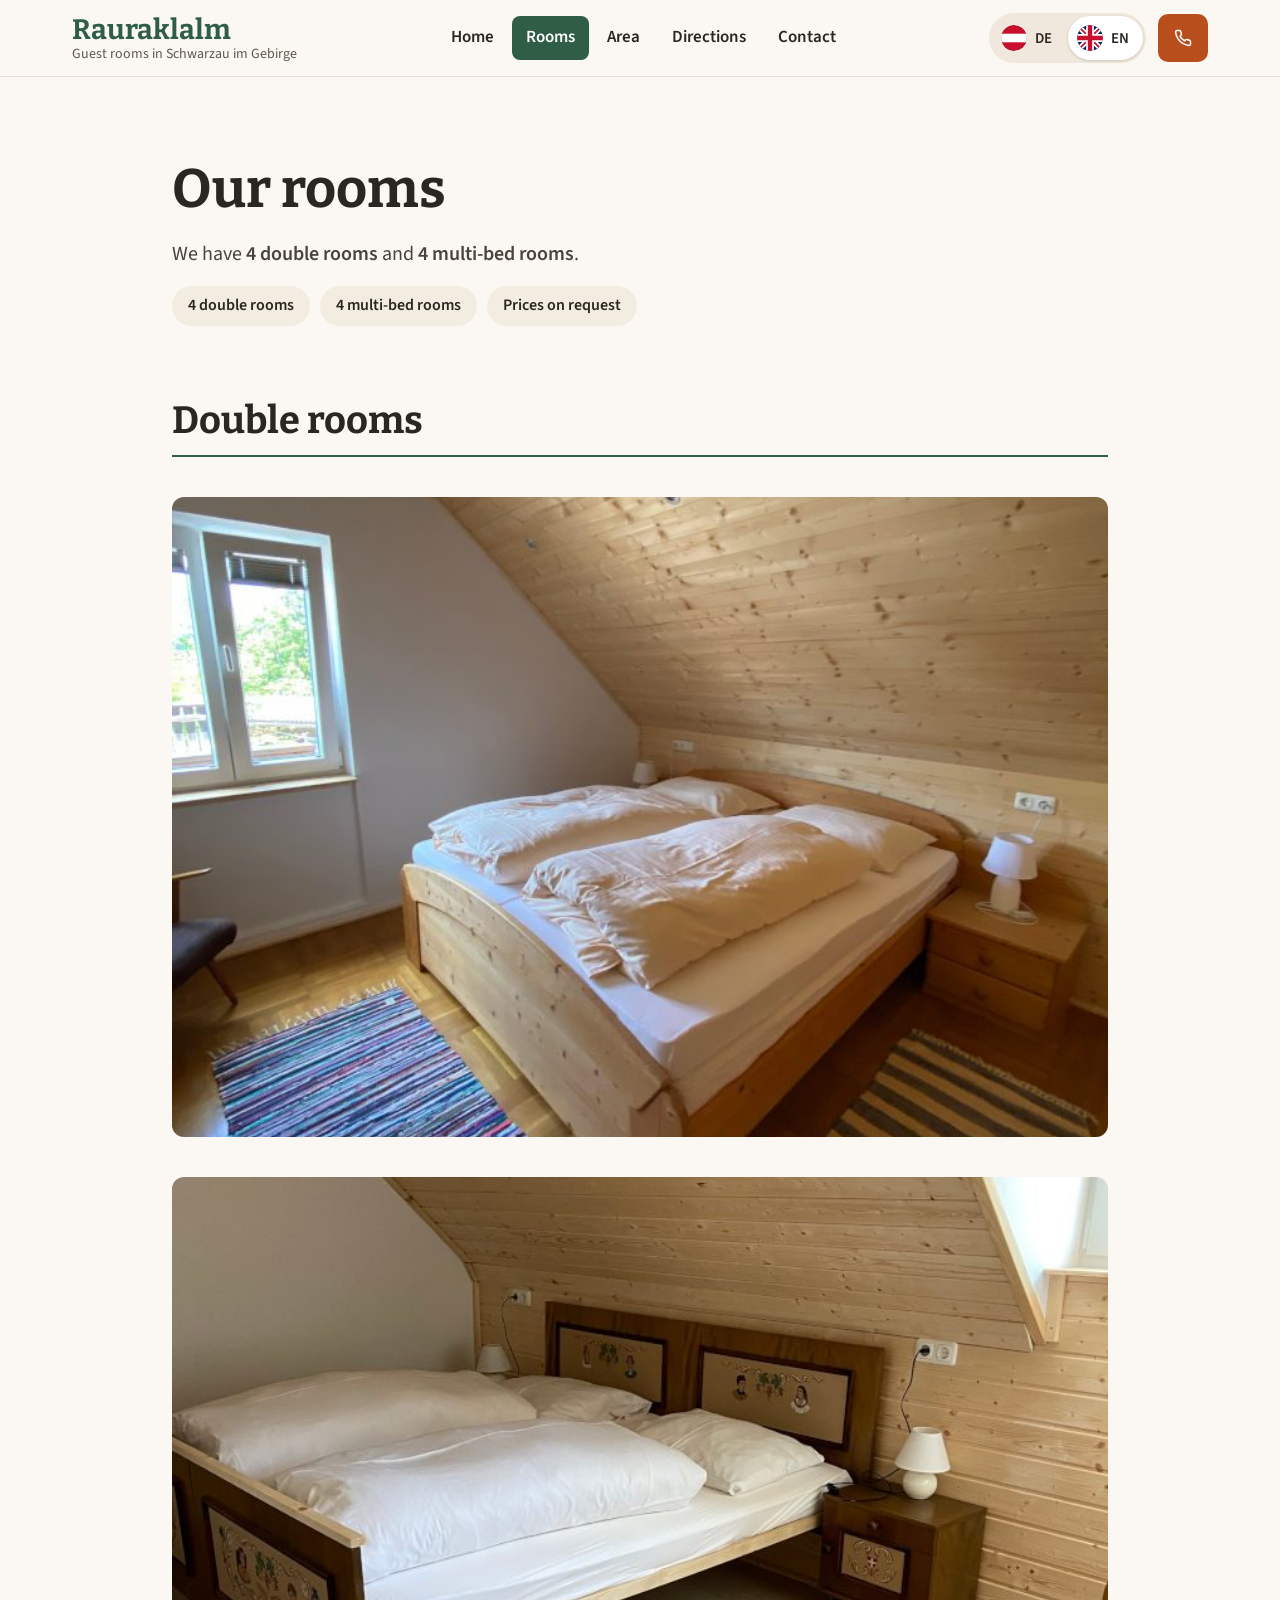
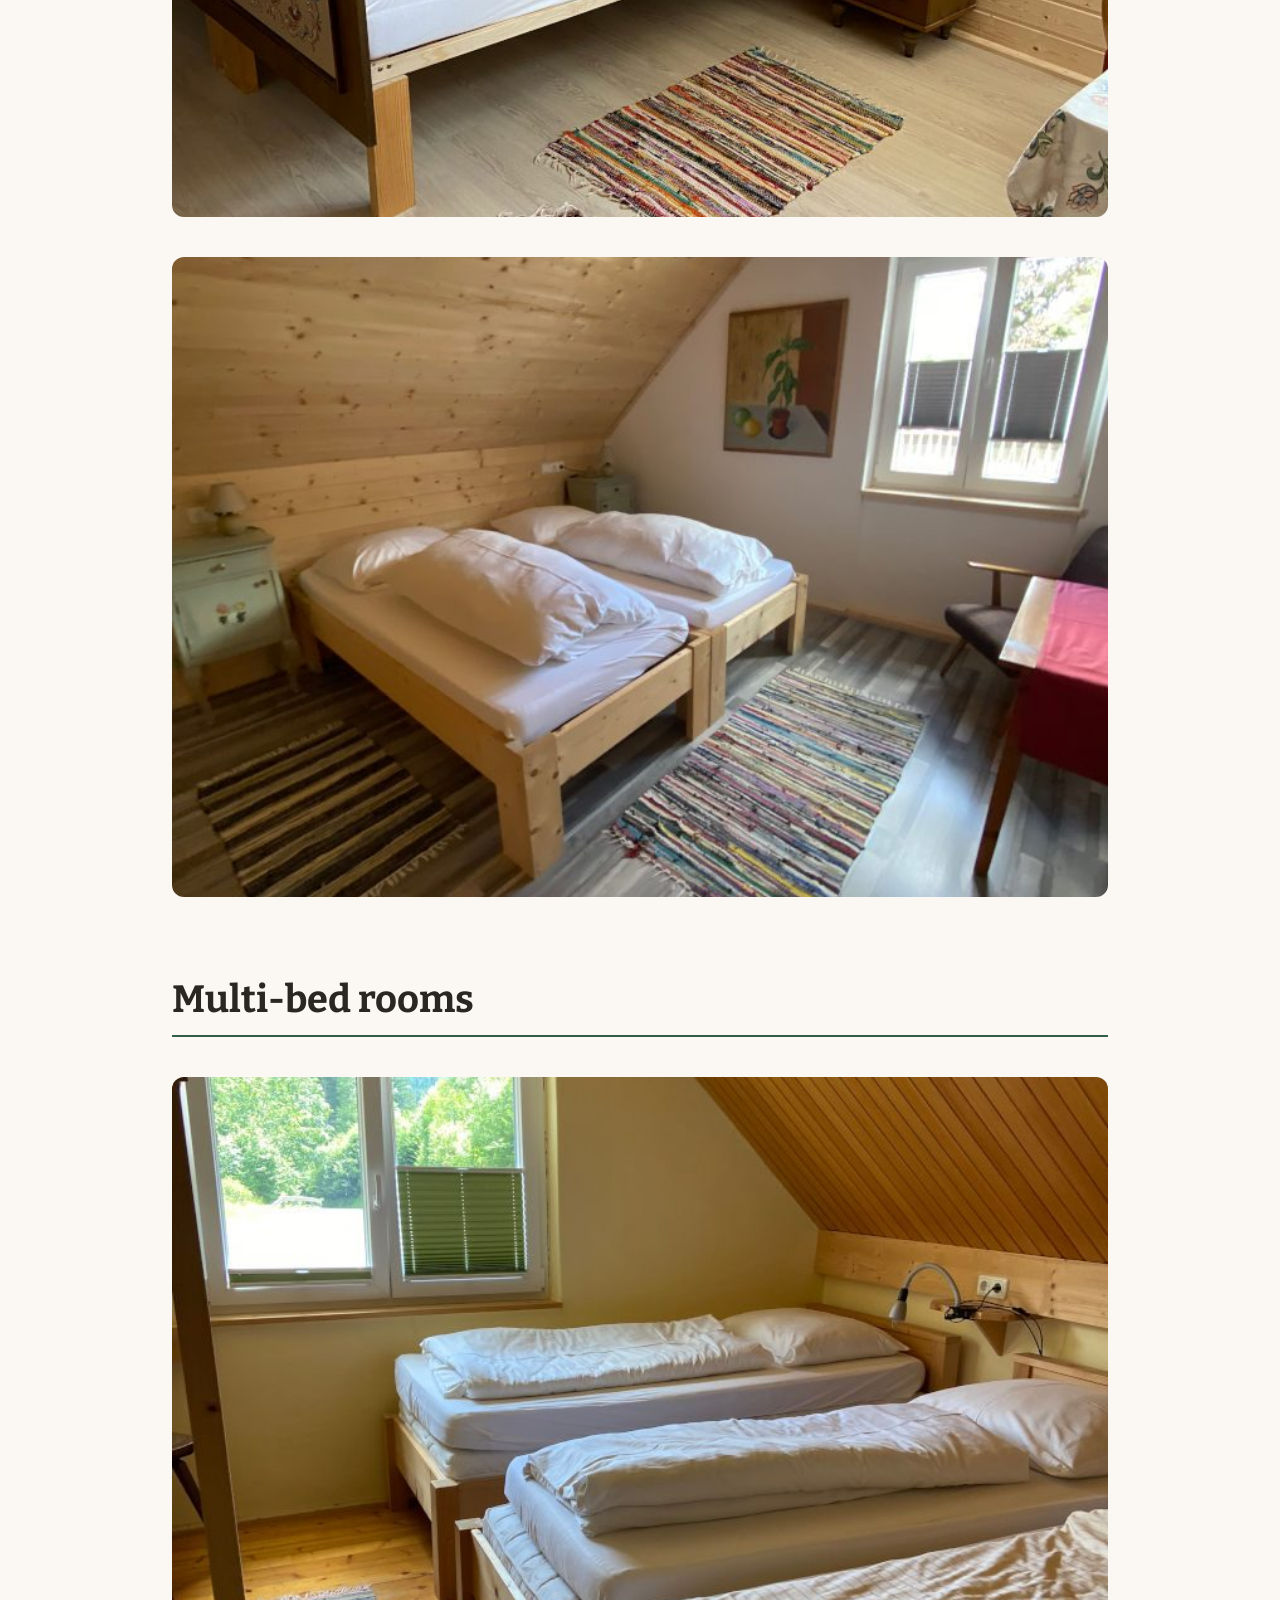
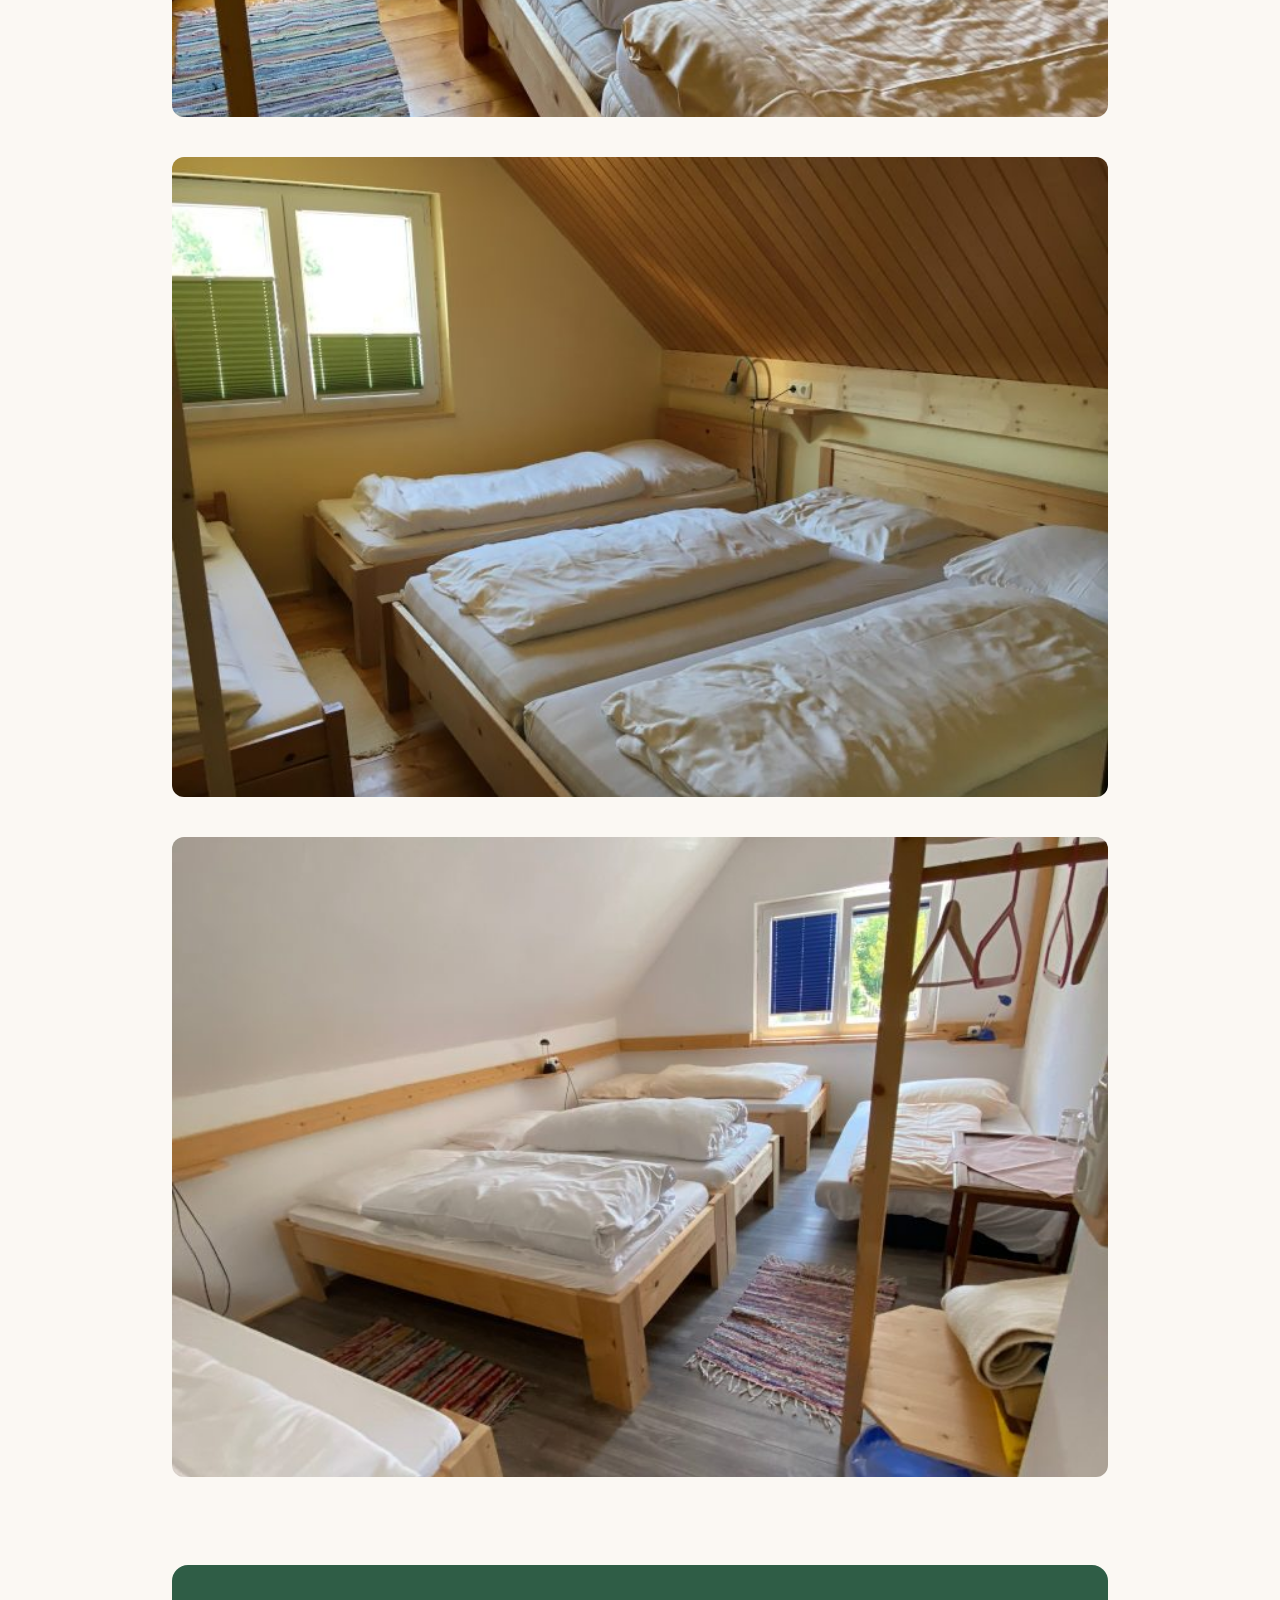
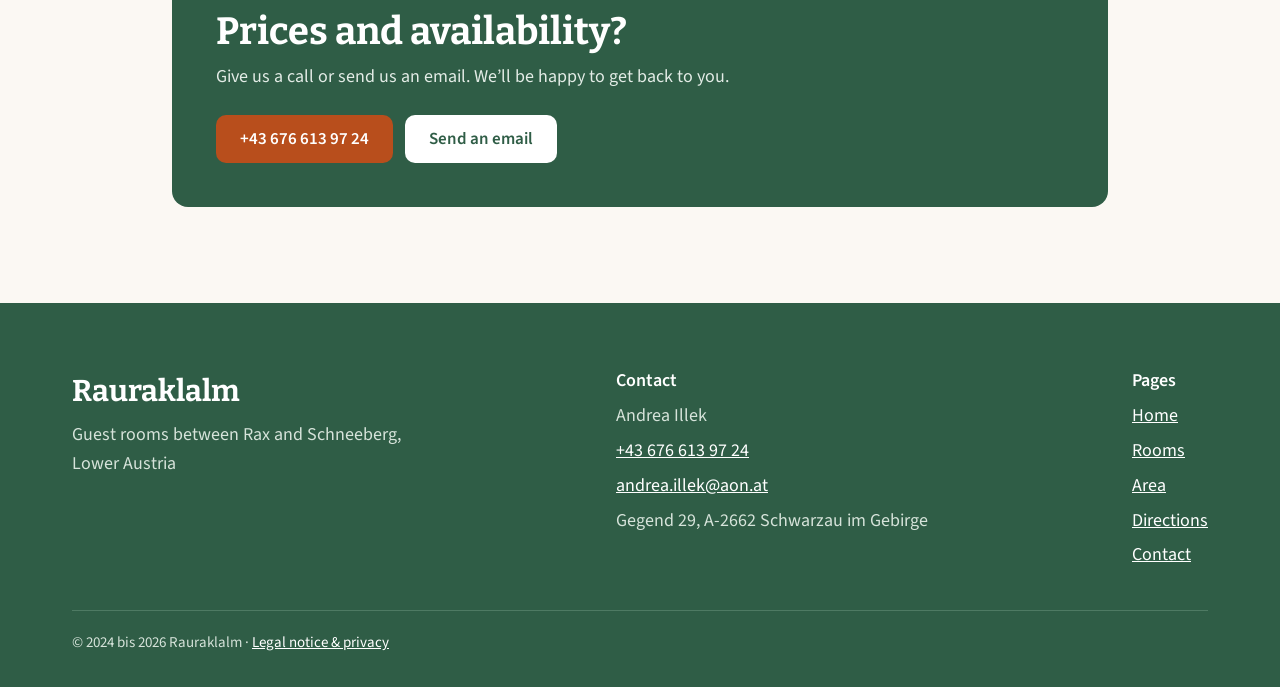
<file: zimmer.html>
<!doctype html>
<html lang="de">
<head>
<meta charset="utf-8">
<meta name="viewport" content="width=device-width, initial-scale=1">
<title data-i18n="title.rooms">Zimmer: Rauraklalm</title>
<meta name="description" content="4 Doppelzimmer und 4 Mehrbettzimmer auf der Rauraklalm in Schwarzau im Gebirge. Preise auf Anfrage." data-i18n-content="title.rooms.desc">
<link rel="canonical" href="https://rauraklalm.at/zimmer.html">
<meta name="theme-color" content="#2F5D46">
<meta property="og:title" content="Zimmer: Rauraklalm">
<meta property="og:description" content="4 Doppelzimmer und 4 Mehrbettzimmer auf der Rauraklalm in Schwarzau im Gebirge. Preise auf Anfrage.">
<meta property="og:image" content="https://rauraklalm.at/assets/img/hero.jpg">
<meta property="og:type" content="website">
<meta property="og:locale" content="de_AT">
<link rel="icon" href="assets/img/favicon.svg" type="image/svg+xml">
<link rel="preload" href="assets/fonts/bitter-latin-700-normal.woff2" as="font" type="font/woff2" crossorigin>
<link rel="preload" href="assets/fonts/source-sans-3-latin-400-normal.woff2" as="font" type="font/woff2" crossorigin>
<link rel="stylesheet" href="assets/css/fonts.css">
<link rel="stylesheet" href="assets/css/style.css">

</head>
<body>
<a class="skip-link" href="#inhalt" data-i18n="skip">Zum Inhalt springen</a>
<header class="site-header">
  <div class="wrap header-inner">
    <a class="brand" href="index.html">
      <span class="brand-name">Rauraklalm</span>
      <span class="brand-sub" data-i18n="brand.sub">Gästezimmer in Schwarzau im Gebirge</span>
    </a>
    <nav class="main-nav" id="main-nav" aria-label="Hauptnavigation" data-i18n-aria="nav.label">
      <ul>
        <li><a href="index.html" data-i18n="nav.start">Start</a></li><li><a href="zimmer.html" aria-current="page" data-i18n="nav.rooms">Zimmer</a></li><li><a href="umgebung.html" data-i18n="nav.area">Umgebung</a></li><li><a href="anreise.html" data-i18n="nav.directions">Anreise</a></li><li><a href="kontakt.html" data-i18n="nav.contact">Kontakt</a></li>
      </ul>
    </nav>
    <div class="header-actions">
      <div class="lang-switch" role="group" aria-label="Sprache / Language">
        <button type="button" data-lang="de" aria-pressed="true" lang="de" aria-label="Deutsch"><svg class="flag" viewBox="0 0 26 26" aria-hidden="true"><clipPath id="flag-at"><circle cx="13" cy="13" r="13"/></clipPath><g clip-path="url(#flag-at)"><rect width="26" height="26" fill="#fff"/><rect width="26" height="8.7" fill="#C8102E"/><rect y="17.3" width="26" height="8.7" fill="#C8102E"/></g><circle cx="13" cy="13" r="12.5" fill="none" stroke="rgba(0,0,0,.12)"/></svg><span class="lang-code">DE</span></button>
        <button type="button" data-lang="en" aria-pressed="false" lang="en" aria-label="English"><svg class="flag" viewBox="0 0 60 60" aria-hidden="true"><clipPath id="flag-gb"><circle cx="30" cy="30" r="30"/></clipPath><g clip-path="url(#flag-gb)"><rect width="60" height="60" fill="#012169"/><path d="M0 0L60 60M60 0L0 60" stroke="#fff" stroke-width="12"/><path d="M0 0L60 60M60 0L0 60" stroke="#C8102E" stroke-width="4"/><path d="M30 0V60M0 30H60" stroke="#fff" stroke-width="18"/><path d="M30 0V60M0 30H60" stroke="#C8102E" stroke-width="10"/></g></svg><span class="lang-code">EN</span></button>
      </div>
      <a class="btn btn-primary header-call" href="tel:+436766139724" aria-label="Anrufen: +43 676 613 97 24" data-i18n-aria="call.aria"><svg width="18" height="18" viewBox="0 0 24 24" fill="none" stroke="currentColor" stroke-width="2" stroke-linecap="round" stroke-linejoin="round" aria-hidden="true"><path d="M22 16.9v3a2 2 0 0 1-2.2 2 19.8 19.8 0 0 1-8.6-3.1 19.5 19.5 0 0 1-6-6A19.8 19.8 0 0 1 2.1 4.2 2 2 0 0 1 4.1 2h3a2 2 0 0 1 2 1.7c.1.9.4 1.8.7 2.7a2 2 0 0 1-.5 2.1L8 9.8a16 16 0 0 0 6 6l1.3-1.3a2 2 0 0 1 2.1-.4c.9.3 1.8.6 2.7.7a2 2 0 0 1 1.7 2z"/></svg><span class="call-number">+43 676 613 97 24</span></a>
      <button type="button" class="nav-toggle" aria-expanded="false" aria-controls="main-nav" aria-label="Menü" data-i18n-aria="nav.menu">
        <svg width="22" height="22" viewBox="0 0 24 24" fill="none" stroke="currentColor" stroke-width="2" stroke-linecap="round" aria-hidden="true"><path d="M3 6h18M3 12h18M3 18h18"/></svg>
      </button>
    </div>
  </div>
</header>
<main id="inhalt">
<div class="wrap-narrow page-intro">
  <h1 data-i18n="rooms.h1">Unsere Zimmer</h1>
  <p class="lead" data-i18n="rooms.lead">Bei uns gibt es <strong>4 Doppelzimmer</strong> und <strong>4 Mehrbettzimmer</strong>.</p>
  <div class="pills">
    <span class="pill" data-i18n="pill.dz">4 Doppelzimmer</span>
    <span class="pill" data-i18n="pill.mb">4 Mehrbettzimmer</span>
    <span class="pill" data-i18n="pill.price">Preise auf Anfrage</span>
  </div>
</div>

<section class="wrap-narrow room-group">
  <h2 data-i18n="rooms.dz">Doppelzimmer</h2>
  <figure><img class="photo" src="assets/img/dz_holz.jpg" width="744" height="900" alt="Doppelzimmer mit Holzdecke, Doppelbett und bunten Fleckerlteppichen" data-i18n-alt="alt.dz_holz" loading="lazy" decoding="async"></figure>
  <figure><img class="photo" src="assets/img/dz_bauernmalerei.jpg" width="744" height="900" alt="Doppelzimmer mit bemaltem Bett und Nachtkästchen" data-i18n-alt="alt.dz_bauernmalerei" loading="lazy" decoding="async"></figure>
  <figure><img class="photo" src="assets/img/dz_gemaelde.jpg" width="744" height="900" alt="Doppelzimmer mit Gemälde an der Wand" data-i18n-alt="alt.dz_gemaelde" loading="lazy" decoding="async"></figure>
</section>

<section class="wrap-narrow room-group" style="padding-top:56px">
  <h2 data-i18n="rooms.mb">Mehrbettzimmer</h2>
  <figure><img class="photo" src="assets/img/mehrbett_gruen.jpg" width="744" height="899" alt="Mehrbettzimmer mit drei Betten unter der Dachschräge" data-i18n-alt="alt.mb_gruen" loading="lazy" decoding="async"></figure>
  <figure><img class="photo" src="assets/img/mehrbett_gruen2.jpg" width="744" height="558" alt="Das grüne Mehrbettzimmer aus einem anderen Blickwinkel" data-i18n-alt="alt.mb_gruen2" loading="lazy" decoding="async"></figure>
  <figure><img class="photo" src="assets/img/mehrbett_blau.jpg" width="744" height="900" alt="Helles Mehrbettzimmer mit mehreren Betten und Kleiderständer" data-i18n-alt="alt.mb_blau" loading="lazy" decoding="async"></figure>
</section>

<div class="wrap-narrow" style="padding-top:64px;padding-bottom:96px">
  <div class="cta-band">
    <div class="stack" style="gap:8px;max-width:520px">
      <h2 data-i18n="cta.title">Preise und freie Zimmer?</h2>
      <p data-i18n="cta.p">Rufen Sie uns an oder schreiben Sie uns. Wir melden uns gern.</p>
    </div>
    <div class="btn-row">
      <a class="btn btn-primary" href="tel:+436766139724">+43 676 613 97 24</a>
      <a class="btn btn-light" href="mailto:andrea.illek@aon.at" data-i18n="cta.mail">E-Mail schreiben</a>
    </div>
  </div>
</div>
</main>
<footer class="site-footer">
  <div class="wrap footer-inner">
    <div class="footer-cols">
      <div style="max-width:340px">
        <span class="footer-brand">Rauraklalm</span>
        <span class="footer-soft" data-i18n="footer.tagline">Gästezimmer zwischen Rax und Schneeberg, Niederösterreich</span>
      </div>
      <div>
        <span class="footer-title" data-i18n="footer.contact">Kontakt</span>
        <span class="footer-soft">Andrea Illek</span>
        <a href="tel:+436766139724">+43 676 613 97 24</a>
        <a href="mailto:andrea.illek@aon.at">andrea.illek@aon.at</a>
        <span class="footer-soft">Gegend 29, A-2662 Schwarzau im Gebirge</span>
      </div>
      <nav aria-label="Fußnavigation" data-i18n-aria="footer.nav">
        <span class="footer-title" data-i18n="footer.pages">Seiten</span>
        <ul><li><a href="index.html" data-i18n="nav.start">Start</a></li><li><a href="zimmer.html" data-i18n="nav.rooms">Zimmer</a></li><li><a href="umgebung.html" data-i18n="nav.area">Umgebung</a></li><li><a href="anreise.html" data-i18n="nav.directions">Anreise</a></li><li><a href="kontakt.html" data-i18n="nav.contact">Kontakt</a></li></ul>
      </nav>
    </div>
    <div class="footer-bottom">
      <span>© 2024 bis 2026 Rauraklalm · <a href="kontakt.html#impressum" data-i18n="footer.legal">Impressum &amp; Datenschutz</a></span>
      <!-- TODO: Bildnachweis für das Bergpanorama eintragen, falls das Foto nicht von euch ist -->
    </div>
  </div>
</footer>
<script src="assets/js/i18n.js"></script>
<script src="assets/js/main.js"></script>
</body>
</html>
</file>
<file: assets/css/fonts.css>
/* Self-hosted fonts (SIL Open Font License): no requests to Google, GDPR-friendly */
@font-face { font-family: "Bitter"; font-style: normal; font-weight: 600; font-display: swap; src: url("../fonts/bitter-latin-600-normal.woff2") format("woff2"); }
@font-face { font-family: "Bitter"; font-style: normal; font-weight: 700; font-display: swap; src: url("../fonts/bitter-latin-700-normal.woff2") format("woff2"); }
@font-face { font-family: "Source Sans 3"; font-style: normal; font-weight: 400; font-display: swap; src: url("../fonts/source-sans-3-latin-400-normal.woff2") format("woff2"); }
@font-face { font-family: "Source Sans 3"; font-style: normal; font-weight: 600; font-display: swap; src: url("../fonts/source-sans-3-latin-600-normal.woff2") format("woff2"); }
</file>
<file: assets/css/style.css>
/* Rauraklalm: simple & homely
   Colours taken from the house: green lettering, orange faÃ§ade. */

:root {
  --bg: #FBF8F3;
  --bg-alt: #F3ECE1;
  --ink: #2A2622;
  --ink-soft: #4A433C;
  --muted: #5F574E;
  --line: #E6DED2;
  --green: #2F5D46;
  --green-soft: #D6E3DA;
  --orange: #B84E1C;
  --orange-dark: #9A3F15;
  --radius: 12px;
  --wrap: 1200px;
  --font-head: "Bitter", Georgia, serif;
  --font-body: "Source Sans 3", system-ui, -apple-system, "Segoe UI", sans-serif;
}

*, *::before, *::after { box-sizing: border-box; }

html { scroll-behavior: smooth; }
@media (prefers-reduced-motion: reduce) { html { scroll-behavior: auto; } }

body {
  margin: 0;
  background: var(--bg);
  color: var(--ink);
  font-family: var(--font-body);
  font-size: 18px;
  line-height: 1.6;
  -webkit-font-smoothing: antialiased;
}

img { max-width: 100%; height: auto; display: block; }

h1, h2, h3 {
  font-family: var(--font-head);
  font-weight: 700;
  line-height: 1.2;
  margin: 0;
}
h1 { font-size: clamp(34px, 4.4vw, 54px); }
h2 { font-size: clamp(28px, 3.2vw, 38px); }
h3 { font-size: 24px; }
p { margin: 0; }

a { color: var(--orange); }
a:hover { color: var(--orange-dark); }

:focus-visible { outline: 3px solid var(--orange); outline-offset: 2px; border-radius: 4px; }

.wrap { max-width: var(--wrap); margin: 0 auto; padding: 0 32px; }
.wrap-narrow { max-width: 1000px; margin: 0 auto; padding: 0 32px; }
@media (max-width: 600px) { .wrap, .wrap-narrow { padding: 0 20px; } }

.section { padding: 96px 0; }
.section-alt { background: var(--bg-alt); }
@media (max-width: 700px) { .section { padding: 64px 0; } }

.skip-link {
  position: absolute; left: 16px; top: -60px; z-index: 100;
  background: var(--ink); color: #fff; padding: 10px 16px; border-radius: 8px;
}
.skip-link:focus { top: 12px; color: #fff; }

/* ---------- Buttons ---------- */
.btn {
  display: inline-flex; align-items: center; justify-content: center; gap: 10px;
  min-height: 48px; padding: 0 22px; border-radius: 10px;
  font-weight: 600; font-size: 17px; text-decoration: none;
  border: 2px solid transparent; cursor: pointer; font-family: inherit;
  transition: background .2s, color .2s, border-color .2s;
}
.btn-primary { background: var(--orange); color: #fff; }
.btn-primary:hover { background: var(--orange-dark); color: #fff; }
.btn-outline { border-color: var(--green); color: var(--green); background: transparent; }
.btn-outline:hover { background: var(--green); color: #fff; }
.btn-light { background: #fff; color: var(--green); }
.btn-light:hover { background: var(--green-soft); color: var(--green); }
.btn svg { flex: none; }
.btn-row { display: flex; flex-wrap: wrap; gap: 12px; }

/* ---------- Header ---------- */
.site-header { background: var(--bg); border-bottom: 1px solid var(--line); position: sticky; top: 0; z-index: 50; }
.header-inner {
  display: flex; align-items: center; justify-content: space-between; gap: 16px 24px;
  min-height: 76px; flex-wrap: wrap; padding-top: 8px; padding-bottom: 8px;
}
.brand { text-decoration: none; display: flex; flex-direction: column; line-height: 1.2; color: var(--ink); }
.brand-name { font-family: var(--font-head); font-size: 28px; font-weight: 700; color: var(--green); }
.brand-sub { font-size: 14px; color: var(--muted); }

.main-nav ul { list-style: none; margin: 0; padding: 0; display: flex; flex-wrap: wrap; gap: 4px; }
.main-nav a {
  display: inline-flex; align-items: center; min-height: 44px; padding: 0 14px; border-radius: 8px;
  color: var(--ink); text-decoration: none; font-weight: 600; font-size: 17px;
}
.main-nav a:hover { background: #F0E8DC; color: var(--ink); }
.main-nav a[aria-current="page"] { background: var(--green); color: #fff; }

.header-actions { display: flex; align-items: center; gap: 12px; flex-wrap: wrap; }

.lang-switch { display: inline-flex; gap: 2px; padding: 3px; background: #F0E8DC; border-radius: 999px; }
.lang-switch button {
  display: inline-flex; align-items: center; gap: 8px; min-height: 44px; padding: 0 14px 0 9px;
  border: 0; border-radius: 999px; background: transparent; cursor: pointer;
  font: 600 15px/1 var(--font-body); color: var(--ink); transition: background .2s, box-shadow .2s;
}
.lang-switch button:hover { background: rgba(255,255,255,.6); }
.lang-switch button[aria-pressed="true"] { background: #fff; box-shadow: 0 1px 3px rgba(42,38,34,.18); }
.flag { width: 26px; height: 26px; border-radius: 50%; flex: none; }

.nav-toggle {
  display: none; align-items: center; justify-content: center; width: 48px; height: 48px;
  border: 1px solid var(--line); border-radius: 10px; background: #fff; cursor: pointer; color: var(--ink);
}

@media (max-width: 1500px) {
  .header-call .call-number { display: none; }
  .header-call { padding: 0 14px; }
}
@media (max-width: 900px) {
  .nav-toggle { display: inline-flex; }
  .main-nav { order: 3; width: 100%; display: none; padding-bottom: 12px; }
  .main-nav.is-open { display: block; }
  .main-nav ul { flex-direction: column; }
  .main-nav a { width: 100%; min-height: 48px; }
  .header-actions { margin-left: auto; }
}
@media (max-width: 480px) {
  .header-inner { gap: 6px; }
  .header-actions { gap: 6px; }
  .nav-toggle { width: 44px; height: 44px; }
  .header-call { padding: 0 12px; min-height: 44px; }
  .lang-switch button { padding: 0 8px; }
  .brand-name { font-size: 24px; }
  .brand-sub { display: none; }
  .lang-switch button { padding: 0 9px; }
  .lang-code { display: none; }
}

/* ---------- Hero ---------- */
.hero img { width: 100%; height: clamp(360px, 52vw, 640px); object-fit: cover; object-position: center 55%; }
.hero-card-wrap { margin-top: -150px; position: relative; }
.hero-card {
  background: var(--bg); border-radius: 16px; padding: 40px 44px; max-width: 650px;
  box-shadow: 0 8px 30px rgba(42,38,34,.12); display: flex; flex-direction: column; gap: 16px;
}
.eyebrow { font-size: 16px; font-weight: 600; color: var(--green); }
.lead { font-size: 20px; color: var(--ink-soft); }
@media (max-width: 700px) {
  .hero-card-wrap { margin-top: -60px; }
  .hero-card { padding: 28px 24px; }
}

.page-banner img { width: 100%; height: clamp(240px, 30vw, 380px); object-fit: cover; object-position: center 40%; }
.page-banner .hero-card-wrap { margin-top: -90px; }
@media (max-width: 700px) { .page-banner .hero-card-wrap { margin-top: -40px; } }

.page-intro { padding-top: 80px; padding-bottom: 40px; display: flex; flex-direction: column; gap: 16px; }

/* ---------- Generic blocks ---------- */
.split { display: flex; flex-wrap: wrap; align-items: center; gap: 48px 64px; }
.split > * { flex: 1 1 420px; min-width: 0; }
.stack { display: flex; flex-direction: column; gap: 18px; }
.section-head { display: flex; flex-wrap: wrap; justify-content: space-between; align-items: flex-end; gap: 16px; margin-bottom: 32px; }
.section-head .stack { gap: 10px; max-width: 800px; }

.signature { font-family: var(--font-head); font-size: 22px; font-weight: 600; color: var(--green); margin-top: 8px; }

figure { margin: 0; }
figcaption { font-size: 15px; color: var(--muted); margin-top: 8px; }
.photo { width: 100%; object-fit: cover; border-radius: var(--radius); background: #E9E0D2; }
.image-zoomable { cursor: zoom-in; }
.image-zoomable:hover { filter: brightness(.96); }

.image-viewer {
  position: fixed;
  margin: auto;
  padding: 48px 16px 16px;
  width: fit-content;
  max-width: 96vw;
  max-height: 96vh;
  overflow: auto;
  border: 1px solid rgba(255,255,255,.2);
  border-radius: 16px;
  background: #201D1A;
  color: #fff;
}
.image-viewer::backdrop { background: rgba(25,22,19,.88); }
.image-viewer-image {
  display: block;
  width: auto;
  max-width: calc(96vw - 32px);
  max-height: 82vh;
  object-fit: contain;
  border-radius: 6px;
}
.image-viewer-caption { margin-top: 10px; text-align: center; }
.image-viewer-close {
  position: absolute;
  top: 8px;
  right: 8px;
  width: 36px;
  height: 36px;
  border: 0;
  border-radius: 50%;
  background: rgba(255,255,255,.12);
  color: #fff;
  font: 28px/1 var(--font-body);
  cursor: pointer;
}
.image-viewer-close:hover { background: rgba(255,255,255,.24); }
.image-viewer-close:focus-visible { outline-color: #fff; }

.grid { display: grid; gap: 20px; }
.grid-3 { grid-template-columns: repeat(auto-fit, minmax(min(100%, 300px), 1fr)); }
.grid-2 { grid-template-columns: repeat(auto-fit, minmax(min(100%, 440px), 1fr)); gap: 28px 24px; }

.panorama { position: relative; }
.panorama img { width: 100%; height: clamp(280px, 34vw, 480px); object-fit: cover; object-position: center 40%; }
.panorama-link {
  position: absolute; left: 0; right: 0; bottom: 32px;
}
.panorama-link a {
  display: inline-flex; flex-direction: column; gap: 4px; background: var(--bg); border-radius: var(--radius);
  padding: 18px 24px; text-decoration: none; color: var(--ink);
}
.panorama-link strong { font-family: var(--font-head); font-size: 24px; }
.panorama-link span { font-size: 16px; color: var(--orange); font-weight: 600; }

.pills { display: flex; flex-wrap: wrap; gap: 10px; }
.pill { display: inline-flex; align-items: center; min-height: 40px; padding: 0 16px; border-radius: 999px; background: var(--bg-alt); font-weight: 600; font-size: 16px; }

/* History */
.history { display: flex; flex-wrap: wrap; gap: 40px 56px; align-items: flex-start; }
.history figure { flex: 3 1 460px; }
.history .stack { flex: 2 1 320px; }
.raurakl-img { width: 180px; border-radius: var(--radius); }
.song-card { margin-top: 40px; background: var(--bg); border-radius: 16px; padding: 28px; display: flex; flex-wrap: wrap; align-items: center; gap: 28px; }
.song-card img { width: 180px; border-radius: 6px; border: 1px solid var(--line); }
.song-card .stack { flex: 1 1 320px; gap: 10px; }

/* Rooms */
.room-group { padding-top: 32px; padding-bottom: 24px; display: flex; flex-direction: column; gap: 40px; }
.room-group h2 { padding-bottom: 12px; border-bottom: 2px solid var(--green); }
.room-group .photo { height: clamp(320px, 55vw, 640px); }

.cta-band { background: var(--green); color: #fff; border-radius: 16px; padding: 44px; display: flex; flex-wrap: wrap; align-items: center; justify-content: space-between; gap: 24px; }
.cta-band h2 { color: #fff; }
.cta-band p { color: #E3ECE6; }
@media (max-width: 600px) { .cta-band { padding: 32px 24px; } }

/* Directions */
.facts { margin: 0; }
.facts > div { display: flex; flex-direction: column; gap: 2px; padding: 18px 0; border-top: 1px solid var(--line); }
.facts > div:last-child { border-bottom: 1px solid var(--line); }
.facts dt { font-size: 15px; font-weight: 600; color: var(--green); }
.facts dd { margin: 0; font-size: 19px; }

/* Contact */
.contact-card { background: #fff; border: 1px solid var(--line); border-radius: 16px; padding: 32px; display: flex; flex-direction: column; gap: 20px; }
.contact-card .label { font-size: 15px; font-weight: 600; color: var(--green); display: block; }
.contact-card .big { font-size: 22px; font-weight: 600; }
.contact-name { font-family: var(--font-head); font-size: 26px; font-weight: 700; }

.legal { max-width: 860px; }
.legal details { border-bottom: 1px solid #D9CEBD; }
.legal summary {
  list-style: none; cursor: pointer; display: flex; justify-content: space-between; align-items: center; gap: 16px;
  min-height: 44px; padding: 16px 0; font-family: var(--font-head); font-size: 21px; font-weight: 600;
}
.legal summary::-webkit-details-marker { display: none; }
.legal summary::after { content: "+"; font-size: 26px; color: var(--orange); }
.legal details[open] summary::after { content: ""; }
.legal .legal-body { padding-bottom: 20px; font-size: 17px; color: var(--ink-soft); display: flex; flex-direction: column; gap: 12px; }
.legal-list { border-top: 1px solid #D9CEBD; margin-top: 8px; }

/* ---------- Map ---------- */
.filters { display: flex; flex-wrap: wrap; gap: 10px; margin-bottom: 20px; }
.chip {
  display: inline-flex; align-items: center; gap: 10px; min-height: 44px; padding: 0 18px; border-radius: 999px;
  border: 2px solid #E0D6C5; background: #fff; color: var(--ink); font: 600 16px/1 var(--font-body); cursor: pointer;
}
.chip .dot { width: 12px; height: 12px; border-radius: 50%; background: var(--c, var(--ink)); }
.chip[aria-pressed="true"] { background: var(--c, var(--ink)); border-color: var(--c, var(--ink)); color: #fff; }
.chip[aria-pressed="true"] .dot { background: #fff; }

.map-box { position: relative; width: 100%; height: clamp(420px, 62vw, 720px); border-radius: 16px; overflow: hidden; border: 1px solid var(--line); background: #EFE8DC; }
#map { position: absolute; inset: 0; }
.map-fallback { position: absolute; inset: 0; display: flex; align-items: center; justify-content: center; text-align: center; padding: 24px; color: var(--muted); }

.pin {
  width: 30px; height: 30px; border-radius: 50%; border: 2px solid #fff; color: #fff; cursor: pointer;
  display: flex; align-items: center; justify-content: center; font: 600 13px/1 var(--font-body);
  box-shadow: 0 1px 4px rgba(42,38,34,.35); transition: transform .15s; padding: 0;
}
.pin:hover, .pin.is-active, .pin:focus-visible { transform: scale(1.25); }
.home-pin { display: flex; flex-direction: column; align-items: center; gap: 4px; pointer-events: none; }
.home-pin .house { width: 46px; height: 46px; border-radius: 12px; background: var(--orange); display: flex; align-items: center; justify-content: center; box-shadow: 0 3px 10px rgba(42,38,34,.3); }
.home-pin .name { font: 700 15px/1.2 var(--font-head); background: #fff; padding: 2px 8px; border-radius: 6px; color: var(--ink); }

.maplibregl-popup-content {
  width: min(280px, calc(100vw - 64px));
  max-width: 100%;
  padding: 40px 0 0;
  border-radius: 12px;
  overflow: hidden;
  box-shadow: 0 12px 32px rgba(42,38,34,.2);
  font-family: var(--font-body);
}
.maplibregl-popup-close-button {
  top: 4px;
  right: 4px;
  width: 32px;
  height: 32px;
  font-size: 22px;
  color: var(--ink);
  background: rgba(255,255,255,.85);
  border-radius: 50%;
}
.place-card { width: 100%; max-width: 100%; }
.place-card img { display: block; width: 100%; max-width: 100%; height: 140px; object-fit: cover; }
.place-card .no-photo { width: 100%; height: 90px; background: #E9E0D2; display: flex; align-items: center; justify-content: center; font-size: 14px; color: var(--muted); }
.place-card .body { width: 100%; padding: 14px 16px 16px; display: flex; flex-direction: column; gap: 4px; }
.place-card .meta { display: flex; justify-content: space-between; align-items: center; gap: 10px; }
.place-card .cat { font-size: 13px; font-weight: 600; }
.dist { font-size: 15px; font-weight: 600; background: var(--bg-alt); padding: 2px 10px; border-radius: 999px; white-space: nowrap; color: var(--ink); }
.place-card .name { font: 700 20px/1.2 var(--font-head); color: var(--ink); }
.place-card .desc { font-size: 15px; color: var(--muted); line-height: 1.45; }
.place-card a { font-weight: 600; font-size: 15px; margin-top: 4px; }

.place-list { list-style: none; margin: 32px 0 0; padding: 0; display: grid; grid-template-columns: repeat(auto-fit, minmax(min(100%, 420px), 1fr)); column-gap: 40px; }
.place-list li { border-bottom: 1px solid var(--line); }
.place-list button {
  width: 100%; display: flex; align-items: center; gap: 16px; padding: 14px 8px; border: 0; background: transparent;
  text-align: left; cursor: pointer; font: inherit; color: inherit; border-radius: 8px;
}
.place-list button:hover { background: var(--bg-alt); }
.place-list .num { flex: 0 0 28px; height: 28px; border-radius: 50%; color: #fff; display: flex; align-items: center; justify-content: center; font-size: 13px; font-weight: 600; }
.place-list .txt { flex: 1 1 auto; display: flex; flex-direction: column; line-height: 1.35; min-width: 0; }
.place-list .txt strong { font-weight: 600; }
.place-list .txt span { font-size: 15px; color: var(--muted); }
.place-list li[hidden] { display: none; }

/* ---------- Footer ---------- */
.site-footer { background: var(--green); color: #fff; }
.site-footer a { color: #fff; }
.site-footer a:hover { color: #F3D9C9; }
.footer-inner { padding-top: 64px; padding-bottom: 32px; display: flex; flex-direction: column; gap: 40px; }
.footer-cols { display: flex; flex-wrap: wrap; justify-content: space-between; gap: 40px; }
.footer-cols > div, .footer-cols > nav { display: flex; flex-direction: column; gap: 6px; }
.footer-cols ul { list-style: none; margin: 0; padding: 0; display: flex; flex-direction: column; gap: 6px; }
.footer-brand { font-family: var(--font-head); font-size: 30px; font-weight: 700; }
.footer-soft { color: var(--green-soft); }
.footer-title { font-weight: 600; }
.footer-bottom { display: flex; flex-wrap: wrap; justify-content: space-between; gap: 12px; padding-top: 20px; border-top: 1px solid #4E7A63; font-size: 15px; color: var(--green-soft); }
.photo-credit { font-size: 13px; }

.visually-hidden { position: absolute !important; width: 1px; height: 1px; overflow: hidden; clip: rect(0 0 0 0); white-space: nowrap; }
.map-fallback[hidden] { display: none; }
[data-i18n]:empty { display: none; }


@media (max-width: 600px) {
     .maplibregl-popup {
            left: 50% !important;
            top: 50% !important;
            transform: translate(-50%, -50%) !important;
     }
     .maplibregl-popup-tip { display: none; }
}
</file>
<file: assets/vendor/maplibre-gl/maplibre-gl.css>
.maplibregl-map{font:12px/20px Helvetica Neue,Arial,Helvetica,sans-serif;overflow:hidden;position:relative;-webkit-tap-highlight-color:rgb(0 0 0/0)}.maplibregl-canvas{left:0;position:absolute;top:0}.maplibregl-map:fullscreen{height:100%;width:100%}.maplibregl-ctrl-group button.maplibregl-ctrl-compass{touch-action:none}.maplibregl-canvas-container.maplibregl-interactive,.maplibregl-ctrl-group button.maplibregl-ctrl-compass{cursor:grab;-webkit-user-select:none;-moz-user-select:none;user-select:none}.maplibregl-canvas-container.maplibregl-interactive.maplibregl-track-pointer{cursor:pointer}.maplibregl-canvas-container.maplibregl-interactive:active,.maplibregl-ctrl-group button.maplibregl-ctrl-compass:active{cursor:grabbing}.maplibregl-canvas-container.maplibregl-touch-zoom-rotate,.maplibregl-canvas-container.maplibregl-touch-zoom-rotate .maplibregl-canvas{touch-action:pan-x pan-y}.maplibregl-canvas-container.maplibregl-touch-drag-pan,.maplibregl-canvas-container.maplibregl-touch-drag-pan .maplibregl-canvas{touch-action:pinch-zoom}.maplibregl-canvas-container.maplibregl-touch-zoom-rotate.maplibregl-touch-drag-pan,.maplibregl-canvas-container.maplibregl-touch-zoom-rotate.maplibregl-touch-drag-pan .maplibregl-canvas{touch-action:none}.maplibregl-canvas-container.maplibregl-touch-drag-pan.maplibregl-cooperative-gestures,.maplibregl-canvas-container.maplibregl-touch-drag-pan.maplibregl-cooperative-gestures .maplibregl-canvas{touch-action:pan-x pan-y}.maplibregl-ctrl-bottom-left,.maplibregl-ctrl-bottom-right,.maplibregl-ctrl-top-left,.maplibregl-ctrl-top-right{pointer-events:none;position:absolute;z-index:2}.maplibregl-ctrl-top-left{left:0;top:0}.maplibregl-ctrl-top-right{right:0;top:0}.maplibregl-ctrl-bottom-left{bottom:0;left:0}.maplibregl-ctrl-bottom-right{bottom:0;right:0}.maplibregl-ctrl{clear:both;pointer-events:auto;transform:translate(0)}.maplibregl-ctrl-top-left .maplibregl-ctrl{float:left;margin:10px 0 0 10px}.maplibregl-ctrl-top-right .maplibregl-ctrl{float:right;margin:10px 10px 0 0}.maplibregl-ctrl-bottom-left .maplibregl-ctrl{float:left;margin:0 0 10px 10px}.maplibregl-ctrl-bottom-right .maplibregl-ctrl{float:right;margin:0 10px 10px 0}.maplibregl-ctrl-group{background:#fff;border-radius:4px}.maplibregl-ctrl-group:not(:empty){box-shadow:0 0 0 2px rgba(0,0,0,.1)}@media (forced-colors:active){.maplibregl-ctrl-group:not(:empty){box-shadow:0 0 0 2px ButtonText}}.maplibregl-ctrl-group button{background-color:transparent;border:0;box-sizing:border-box;cursor:pointer;display:block;height:29px;outline:none;padding:0;width:29px}.maplibregl-ctrl-group button+button{border-top:1px solid #ddd}.maplibregl-ctrl button .maplibregl-ctrl-icon{background-position:50%;background-repeat:no-repeat;display:block;height:100%;width:100%}@media (forced-colors:active){.maplibregl-ctrl-icon{background-color:transparent}.maplibregl-ctrl-group button+button{border-top:1px solid ButtonText}}.maplibregl-ctrl button::-moz-focus-inner{border:0;padding:0}.maplibregl-ctrl-attrib-button:focus,.maplibregl-ctrl-group button:focus{box-shadow:0 0 2px 2px #0096ff}.maplibregl-ctrl button:disabled{cursor:not-allowed}.maplibregl-ctrl button:disabled .maplibregl-ctrl-icon{opacity:.25}@media (hover:hover){.maplibregl-ctrl button:not(:disabled):hover{background-color:rgba(0,0,0,.05)}}.maplibregl-ctrl button:not(:disabled):active{background-color:rgba(0,0,0,.05)}.maplibregl-ctrl-group button:focus:focus-visible{box-shadow:0 0 2px 2px #0096ff}.maplibregl-ctrl-group button:focus:not(:focus-visible){box-shadow:none}.maplibregl-ctrl-group button:focus:first-child{border-radius:4px 4px 0 0}.maplibregl-ctrl-group button:focus:last-child{border-radius:0 0 4px 4px}.maplibregl-ctrl-group button:focus:only-child{border-radius:inherit}.maplibregl-ctrl button.maplibregl-ctrl-zoom-out .maplibregl-ctrl-icon{background-image:url("data:image/svg+xml;charset=utf-8,%3Csvg xmlns='http://www.w3.org/2000/svg' width='29' height='29' fill='%23333' viewBox='0 0 29 29'%3E%3Cpath d='M10 13c-.75 0-1.5.75-1.5 1.5S9.25 16 10 16h9c.75 0 1.5-.75 1.5-1.5S19.75 13 19 13z'/%3E%3C/svg%3E")}.maplibregl-ctrl button.maplibregl-ctrl-zoom-in .maplibregl-ctrl-icon{background-image:url("data:image/svg+xml;charset=utf-8,%3Csvg xmlns='http://www.w3.org/2000/svg' width='29' height='29' fill='%23333' viewBox='0 0 29 29'%3E%3Cpath d='M14.5 8.5c-.75 0-1.5.75-1.5 1.5v3h-3c-.75 0-1.5.75-1.5 1.5S9.25 16 10 16h3v3c0 .75.75 1.5 1.5 1.5S16 19.75 16 19v-3h3c.75 0 1.5-.75 1.5-1.5S19.75 13 19 13h-3v-3c0-.75-.75-1.5-1.5-1.5'/%3E%3C/svg%3E")}@media (forced-colors:active){.maplibregl-ctrl button.maplibregl-ctrl-zoom-out .maplibregl-ctrl-icon{background-image:url("data:image/svg+xml;charset=utf-8,%3Csvg xmlns='http://www.w3.org/2000/svg' width='29' height='29' fill='%23fff' viewBox='0 0 29 29'%3E%3Cpath d='M10 13c-.75 0-1.5.75-1.5 1.5S9.25 16 10 16h9c.75 0 1.5-.75 1.5-1.5S19.75 13 19 13z'/%3E%3C/svg%3E")}.maplibregl-ctrl button.maplibregl-ctrl-zoom-in .maplibregl-ctrl-icon{background-image:url("data:image/svg+xml;charset=utf-8,%3Csvg xmlns='http://www.w3.org/2000/svg' width='29' height='29' fill='%23fff' viewBox='0 0 29 29'%3E%3Cpath d='M14.5 8.5c-.75 0-1.5.75-1.5 1.5v3h-3c-.75 0-1.5.75-1.5 1.5S9.25 16 10 16h3v3c0 .75.75 1.5 1.5 1.5S16 19.75 16 19v-3h3c.75 0 1.5-.75 1.5-1.5S19.75 13 19 13h-3v-3c0-.75-.75-1.5-1.5-1.5'/%3E%3C/svg%3E")}}@media (forced-colors:active) and (prefers-color-scheme:light){.maplibregl-ctrl button.maplibregl-ctrl-zoom-out .maplibregl-ctrl-icon{background-image:url("data:image/svg+xml;charset=utf-8,%3Csvg xmlns='http://www.w3.org/2000/svg' width='29' height='29' viewBox='0 0 29 29'%3E%3Cpath d='M10 13c-.75 0-1.5.75-1.5 1.5S9.25 16 10 16h9c.75 0 1.5-.75 1.5-1.5S19.75 13 19 13z'/%3E%3C/svg%3E")}.maplibregl-ctrl button.maplibregl-ctrl-zoom-in .maplibregl-ctrl-icon{background-image:url("data:image/svg+xml;charset=utf-8,%3Csvg xmlns='http://www.w3.org/2000/svg' width='29' height='29' viewBox='0 0 29 29'%3E%3Cpath d='M14.5 8.5c-.75 0-1.5.75-1.5 1.5v3h-3c-.75 0-1.5.75-1.5 1.5S9.25 16 10 16h3v3c0 .75.75 1.5 1.5 1.5S16 19.75 16 19v-3h3c.75 0 1.5-.75 1.5-1.5S19.75 13 19 13h-3v-3c0-.75-.75-1.5-1.5-1.5'/%3E%3C/svg%3E")}}.maplibregl-ctrl button.maplibregl-ctrl-fullscreen .maplibregl-ctrl-icon{background-image:url("data:image/svg+xml;charset=utf-8,%3Csvg xmlns='http://www.w3.org/2000/svg' width='29' height='29' fill='%23333' viewBox='0 0 29 29'%3E%3Cpath d='M24 16v5.5c0 1.75-.75 2.5-2.5 2.5H16v-1l3-1.5-4-5.5 1-1 5.5 4 1.5-3zM6 16l1.5 3 5.5-4 1 1-4 5.5 3 1.5v1H7.5C5.75 24 5 23.25 5 21.5V16zm7-11v1l-3 1.5 4 5.5-1 1-5.5-4L6 13H5V7.5C5 5.75 5.75 5 7.5 5zm11 2.5c0-1.75-.75-2.5-2.5-2.5H16v1l3 1.5-4 5.5 1 1 5.5-4 1.5 3h1z'/%3E%3C/svg%3E")}.maplibregl-ctrl button.maplibregl-ctrl-shrink .maplibregl-ctrl-icon{background-image:url("data:image/svg+xml;charset=utf-8,%3Csvg xmlns='http://www.w3.org/2000/svg' width='29' height='29' viewBox='0 0 29 29'%3E%3Cpath d='M18.5 16c-1.75 0-2.5.75-2.5 2.5V24h1l1.5-3 5.5 4 1-1-4-5.5 3-1.5v-1zM13 18.5c0-1.75-.75-2.5-2.5-2.5H5v1l3 1.5L4 24l1 1 5.5-4 1.5 3h1zm3-8c0 1.75.75 2.5 2.5 2.5H24v-1l-3-1.5L25 5l-1-1-5.5 4L17 5h-1zM10.5 13c1.75 0 2.5-.75 2.5-2.5V5h-1l-1.5 3L5 4 4 5l4 5.5L5 12v1z'/%3E%3C/svg%3E")}@media (forced-colors:active){.maplibregl-ctrl button.maplibregl-ctrl-fullscreen .maplibregl-ctrl-icon{background-image:url("data:image/svg+xml;charset=utf-8,%3Csvg xmlns='http://www.w3.org/2000/svg' width='29' height='29' fill='%23fff' viewBox='0 0 29 29'%3E%3Cpath d='M24 16v5.5c0 1.75-.75 2.5-2.5 2.5H16v-1l3-1.5-4-5.5 1-1 5.5 4 1.5-3zM6 16l1.5 3 5.5-4 1 1-4 5.5 3 1.5v1H7.5C5.75 24 5 23.25 5 21.5V16zm7-11v1l-3 1.5 4 5.5-1 1-5.5-4L6 13H5V7.5C5 5.75 5.75 5 7.5 5zm11 2.5c0-1.75-.75-2.5-2.5-2.5H16v1l3 1.5-4 5.5 1 1 5.5-4 1.5 3h1z'/%3E%3C/svg%3E")}.maplibregl-ctrl button.maplibregl-ctrl-shrink .maplibregl-ctrl-icon{background-image:url("data:image/svg+xml;charset=utf-8,%3Csvg xmlns='http://www.w3.org/2000/svg' width='29' height='29' fill='%23fff' viewBox='0 0 29 29'%3E%3Cpath d='M18.5 16c-1.75 0-2.5.75-2.5 2.5V24h1l1.5-3 5.5 4 1-1-4-5.5 3-1.5v-1zM13 18.5c0-1.75-.75-2.5-2.5-2.5H5v1l3 1.5L4 24l1 1 5.5-4 1.5 3h1zm3-8c0 1.75.75 2.5 2.5 2.5H24v-1l-3-1.5L25 5l-1-1-5.5 4L17 5h-1zM10.5 13c1.75 0 2.5-.75 2.5-2.5V5h-1l-1.5 3L5 4 4 5l4 5.5L5 12v1z'/%3E%3C/svg%3E")}}@media (forced-colors:active) and (prefers-color-scheme:light){.maplibregl-ctrl button.maplibregl-ctrl-fullscreen .maplibregl-ctrl-icon{background-image:url("data:image/svg+xml;charset=utf-8,%3Csvg xmlns='http://www.w3.org/2000/svg' width='29' height='29' viewBox='0 0 29 29'%3E%3Cpath d='M24 16v5.5c0 1.75-.75 2.5-2.5 2.5H16v-1l3-1.5-4-5.5 1-1 5.5 4 1.5-3zM6 16l1.5 3 5.5-4 1 1-4 5.5 3 1.5v1H7.5C5.75 24 5 23.25 5 21.5V16zm7-11v1l-3 1.5 4 5.5-1 1-5.5-4L6 13H5V7.5C5 5.75 5.75 5 7.5 5zm11 2.5c0-1.75-.75-2.5-2.5-2.5H16v1l3 1.5-4 5.5 1 1 5.5-4 1.5 3h1z'/%3E%3C/svg%3E")}.maplibregl-ctrl button.maplibregl-ctrl-shrink .maplibregl-ctrl-icon{background-image:url("data:image/svg+xml;charset=utf-8,%3Csvg xmlns='http://www.w3.org/2000/svg' width='29' height='29' viewBox='0 0 29 29'%3E%3Cpath d='M18.5 16c-1.75 0-2.5.75-2.5 2.5V24h1l1.5-3 5.5 4 1-1-4-5.5 3-1.5v-1zM13 18.5c0-1.75-.75-2.5-2.5-2.5H5v1l3 1.5L4 24l1 1 5.5-4 1.5 3h1zm3-8c0 1.75.75 2.5 2.5 2.5H24v-1l-3-1.5L25 5l-1-1-5.5 4L17 5h-1zM10.5 13c1.75 0 2.5-.75 2.5-2.5V5h-1l-1.5 3L5 4 4 5l4 5.5L5 12v1z'/%3E%3C/svg%3E")}}.maplibregl-ctrl button.maplibregl-ctrl-compass .maplibregl-ctrl-icon{background-image:url("data:image/svg+xml;charset=utf-8,%3Csvg xmlns='http://www.w3.org/2000/svg' width='29' height='29' fill='%23333' viewBox='0 0 29 29'%3E%3Cpath d='m10.5 14 4-8 4 8z'/%3E%3Cpath fill='%23ccc' d='m10.5 16 4 8 4-8z'/%3E%3C/svg%3E")}@media (forced-colors:active){.maplibregl-ctrl button.maplibregl-ctrl-compass .maplibregl-ctrl-icon{background-image:url("data:image/svg+xml;charset=utf-8,%3Csvg xmlns='http://www.w3.org/2000/svg' width='29' height='29' fill='%23fff' viewBox='0 0 29 29'%3E%3Cpath d='m10.5 14 4-8 4 8z'/%3E%3Cpath fill='%23ccc' d='m10.5 16 4 8 4-8z'/%3E%3C/svg%3E")}}@media (forced-colors:active) and (prefers-color-scheme:light){.maplibregl-ctrl button.maplibregl-ctrl-compass .maplibregl-ctrl-icon{background-image:url("data:image/svg+xml;charset=utf-8,%3Csvg xmlns='http://www.w3.org/2000/svg' width='29' height='29' viewBox='0 0 29 29'%3E%3Cpath d='m10.5 14 4-8 4 8z'/%3E%3Cpath fill='%23ccc' d='m10.5 16 4 8 4-8z'/%3E%3C/svg%3E")}}.maplibregl-ctrl button.maplibregl-ctrl-globe .maplibregl-ctrl-icon{background-image:url("data:image/svg+xml;charset=utf-8,%3Csvg xmlns='http://www.w3.org/2000/svg' width='22' height='22' fill='none' stroke='%23333' viewBox='0 0 22 22'%3E%3Ccircle cx='11' cy='11' r='8.5'/%3E%3Cpath d='M17.5 11c0 4.819-3.02 8.5-6.5 8.5S4.5 15.819 4.5 11 7.52 2.5 11 2.5s6.5 3.681 6.5 8.5Z'/%3E%3Cpath d='M13.5 11c0 2.447-.331 4.64-.853 6.206-.262.785-.562 1.384-.872 1.777-.314.399-.58.517-.775.517s-.461-.118-.775-.517c-.31-.393-.61-.992-.872-1.777C8.831 15.64 8.5 13.446 8.5 11s.331-4.64.853-6.206c.262-.785.562-1.384.872-1.777.314-.399.58-.517.775-.517s.461.118.775.517c.31.393.61.992.872 1.777.522 1.565.853 3.76.853 6.206Z'/%3E%3Cpath d='M11 7.5c-1.909 0-3.622-.166-4.845-.428-.616-.132-1.08-.283-1.379-.434a1.3 1.3 0 0 1-.224-.138q.07-.058.224-.138c.299-.151.763-.302 1.379-.434C7.378 5.666 9.091 5.5 11 5.5s3.622.166 4.845.428c.616.132 1.08.283 1.379.434.105.053.177.1.224.138q-.07.058-.224.138c-.299.151-.763.302-1.379.434-1.223.262-2.936.428-4.845.428ZM4.486 6.436ZM11 16.5c-1.909 0-3.622-.166-4.845-.428-.616-.132-1.08-.283-1.379-.434a1.3 1.3 0 0 1-.224-.138 1.3 1.3 0 0 1 .224-.138c.299-.151.763-.302 1.379-.434C7.378 14.666 9.091 14.5 11 14.5s3.622.166 4.845.428c.616.132 1.08.283 1.379.434.105.053.177.1.224.138a1.3 1.3 0 0 1-.224.138c-.299.151-.763.302-1.379.434-1.223.262-2.936.428-4.845.428Zm-6.514-1.064ZM11 12.5c-2.46 0-4.672-.222-6.255-.574-.796-.177-1.406-.38-1.805-.59a1.5 1.5 0 0 1-.39-.272.3.3 0 0 1-.047-.064.3.3 0 0 1 .048-.064c.066-.073.189-.167.389-.272.399-.21 1.009-.413 1.805-.59C6.328 9.722 8.54 9.5 11 9.5s4.672.222 6.256.574c.795.177 1.405.38 1.804.59.2.105.323.2.39.272a.3.3 0 0 1 .047.064.3.3 0 0 1-.048.064 1.4 1.4 0 0 1-.389.272c-.399.21-1.009.413-1.804.59-1.584.352-3.796.574-6.256.574Zm-8.501-1.51v.002zm0 .018v.002zm17.002.002v-.002zm0-.018v-.002z'/%3E%3C/svg%3E")}.maplibregl-ctrl button.maplibregl-ctrl-globe-enabled .maplibregl-ctrl-icon{background-image:url("data:image/svg+xml;charset=utf-8,%3Csvg xmlns='http://www.w3.org/2000/svg' width='22' height='22' fill='none' stroke='%2333b5e5' viewBox='0 0 22 22'%3E%3Ccircle cx='11' cy='11' r='8.5'/%3E%3Cpath d='M17.5 11c0 4.819-3.02 8.5-6.5 8.5S4.5 15.819 4.5 11 7.52 2.5 11 2.5s6.5 3.681 6.5 8.5Z'/%3E%3Cpath d='M13.5 11c0 2.447-.331 4.64-.853 6.206-.262.785-.562 1.384-.872 1.777-.314.399-.58.517-.775.517s-.461-.118-.775-.517c-.31-.393-.61-.992-.872-1.777C8.831 15.64 8.5 13.446 8.5 11s.331-4.64.853-6.206c.262-.785.562-1.384.872-1.777.314-.399.58-.517.775-.517s.461.118.775.517c.31.393.61.992.872 1.777.522 1.565.853 3.76.853 6.206Z'/%3E%3Cpath d='M11 7.5c-1.909 0-3.622-.166-4.845-.428-.616-.132-1.08-.283-1.379-.434a1.3 1.3 0 0 1-.224-.138q.07-.058.224-.138c.299-.151.763-.302 1.379-.434C7.378 5.666 9.091 5.5 11 5.5s3.622.166 4.845.428c.616.132 1.08.283 1.379.434.105.053.177.1.224.138q-.07.058-.224.138c-.299.151-.763.302-1.379.434-1.223.262-2.936.428-4.845.428ZM4.486 6.436ZM11 16.5c-1.909 0-3.622-.166-4.845-.428-.616-.132-1.08-.283-1.379-.434a1.3 1.3 0 0 1-.224-.138 1.3 1.3 0 0 1 .224-.138c.299-.151.763-.302 1.379-.434C7.378 14.666 9.091 14.5 11 14.5s3.622.166 4.845.428c.616.132 1.08.283 1.379.434.105.053.177.1.224.138a1.3 1.3 0 0 1-.224.138c-.299.151-.763.302-1.379.434-1.223.262-2.936.428-4.845.428Zm-6.514-1.064ZM11 12.5c-2.46 0-4.672-.222-6.255-.574-.796-.177-1.406-.38-1.805-.59a1.5 1.5 0 0 1-.39-.272.3.3 0 0 1-.047-.064.3.3 0 0 1 .048-.064c.066-.073.189-.167.389-.272.399-.21 1.009-.413 1.805-.59C6.328 9.722 8.54 9.5 11 9.5s4.672.222 6.256.574c.795.177 1.405.38 1.804.59.2.105.323.2.39.272a.3.3 0 0 1 .047.064.3.3 0 0 1-.048.064 1.4 1.4 0 0 1-.389.272c-.399.21-1.009.413-1.804.59-1.584.352-3.796.574-6.256.574Zm-8.501-1.51v.002zm0 .018v.002zm17.002.002v-.002zm0-.018v-.002z'/%3E%3C/svg%3E")}.maplibregl-ctrl button.maplibregl-ctrl-terrain .maplibregl-ctrl-icon{background-image:url("data:image/svg+xml;charset=utf-8,%3Csvg xmlns='http://www.w3.org/2000/svg' width='22' height='22' fill='%23333' viewBox='0 0 22 22'%3E%3Cpath d='m1.754 13.406 4.453-4.851 3.09 3.09 3.281 3.277.969-.969-3.309-3.312 3.844-4.121 6.148 6.886h1.082v-.855l-7.207-8.07-4.84 5.187L6.169 6.57l-5.48 5.965v.871ZM.688 16.844h20.625v1.375H.688Zm0 0'/%3E%3C/svg%3E")}.maplibregl-ctrl button.maplibregl-ctrl-terrain-enabled .maplibregl-ctrl-icon{background-image:url("data:image/svg+xml;charset=utf-8,%3Csvg xmlns='http://www.w3.org/2000/svg' width='22' height='22' fill='%2333b5e5' viewBox='0 0 22 22'%3E%3Cpath d='m1.754 13.406 4.453-4.851 3.09 3.09 3.281 3.277.969-.969-3.309-3.312 3.844-4.121 6.148 6.886h1.082v-.855l-7.207-8.07-4.84 5.187L6.169 6.57l-5.48 5.965v.871ZM.688 16.844h20.625v1.375H.688Zm0 0'/%3E%3C/svg%3E")}.maplibregl-ctrl button.maplibregl-ctrl-geolocate .maplibregl-ctrl-icon{background-image:url("data:image/svg+xml;charset=utf-8,%3Csvg xmlns='http://www.w3.org/2000/svg' width='29' height='29' fill='%23333' viewBox='0 0 20 20'%3E%3Cpath d='M10 4C9 4 9 5 9 5v.1A5 5 0 0 0 5.1 9H5s-1 0-1 1 1 1 1 1h.1A5 5 0 0 0 9 14.9v.1s0 1 1 1 1-1 1-1v-.1a5 5 0 0 0 3.9-3.9h.1s1 0 1-1-1-1-1-1h-.1A5 5 0 0 0 11 5.1V5s0-1-1-1m0 2.5a3.5 3.5 0 1 1 0 7 3.5 3.5 0 1 1 0-7'/%3E%3Ccircle cx='10' cy='10' r='2'/%3E%3C/svg%3E")}.maplibregl-ctrl button.maplibregl-ctrl-geolocate:disabled .maplibregl-ctrl-icon{background-image:url("data:image/svg+xml;charset=utf-8,%3Csvg xmlns='http://www.w3.org/2000/svg' width='29' height='29' fill='%23aaa' viewBox='0 0 20 20'%3E%3Cpath d='M10 4C9 4 9 5 9 5v.1A5 5 0 0 0 5.1 9H5s-1 0-1 1 1 1 1 1h.1A5 5 0 0 0 9 14.9v.1s0 1 1 1 1-1 1-1v-.1a5 5 0 0 0 3.9-3.9h.1s1 0 1-1-1-1-1-1h-.1A5 5 0 0 0 11 5.1V5s0-1-1-1m0 2.5a3.5 3.5 0 1 1 0 7 3.5 3.5 0 1 1 0-7'/%3E%3Ccircle cx='10' cy='10' r='2'/%3E%3Cpath fill='red' d='m14 5 1 1-9 9-1-1z'/%3E%3C/svg%3E")}.maplibregl-ctrl button.maplibregl-ctrl-geolocate.maplibregl-ctrl-geolocate-active .maplibregl-ctrl-icon{background-image:url("data:image/svg+xml;charset=utf-8,%3Csvg xmlns='http://www.w3.org/2000/svg' width='29' height='29' fill='%2333b5e5' viewBox='0 0 20 20'%3E%3Cpath d='M10 4C9 4 9 5 9 5v.1A5 5 0 0 0 5.1 9H5s-1 0-1 1 1 1 1 1h.1A5 5 0 0 0 9 14.9v.1s0 1 1 1 1-1 1-1v-.1a5 5 0 0 0 3.9-3.9h.1s1 0 1-1-1-1-1-1h-.1A5 5 0 0 0 11 5.1V5s0-1-1-1m0 2.5a3.5 3.5 0 1 1 0 7 3.5 3.5 0 1 1 0-7'/%3E%3Ccircle cx='10' cy='10' r='2'/%3E%3C/svg%3E")}.maplibregl-ctrl button.maplibregl-ctrl-geolocate.maplibregl-ctrl-geolocate-active-error .maplibregl-ctrl-icon{background-image:url("data:image/svg+xml;charset=utf-8,%3Csvg xmlns='http://www.w3.org/2000/svg' width='29' height='29' fill='%23e58978' viewBox='0 0 20 20'%3E%3Cpath d='M10 4C9 4 9 5 9 5v.1A5 5 0 0 0 5.1 9H5s-1 0-1 1 1 1 1 1h.1A5 5 0 0 0 9 14.9v.1s0 1 1 1 1-1 1-1v-.1a5 5 0 0 0 3.9-3.9h.1s1 0 1-1-1-1-1-1h-.1A5 5 0 0 0 11 5.1V5s0-1-1-1m0 2.5a3.5 3.5 0 1 1 0 7 3.5 3.5 0 1 1 0-7'/%3E%3Ccircle cx='10' cy='10' r='2'/%3E%3C/svg%3E")}.maplibregl-ctrl button.maplibregl-ctrl-geolocate.maplibregl-ctrl-geolocate-background .maplibregl-ctrl-icon{background-image:url("data:image/svg+xml;charset=utf-8,%3Csvg xmlns='http://www.w3.org/2000/svg' width='29' height='29' fill='%2333b5e5' viewBox='0 0 20 20'%3E%3Cpath d='M10 4C9 4 9 5 9 5v.1A5 5 0 0 0 5.1 9H5s-1 0-1 1 1 1 1 1h.1A5 5 0 0 0 9 14.9v.1s0 1 1 1 1-1 1-1v-.1a5 5 0 0 0 3.9-3.9h.1s1 0 1-1-1-1-1-1h-.1A5 5 0 0 0 11 5.1V5s0-1-1-1m0 2.5a3.5 3.5 0 1 1 0 7 3.5 3.5 0 1 1 0-7'/%3E%3C/svg%3E")}.maplibregl-ctrl button.maplibregl-ctrl-geolocate.maplibregl-ctrl-geolocate-background-error .maplibregl-ctrl-icon{background-image:url("data:image/svg+xml;charset=utf-8,%3Csvg xmlns='http://www.w3.org/2000/svg' width='29' height='29' fill='%23e54e33' viewBox='0 0 20 20'%3E%3Cpath d='M10 4C9 4 9 5 9 5v.1A5 5 0 0 0 5.1 9H5s-1 0-1 1 1 1 1 1h.1A5 5 0 0 0 9 14.9v.1s0 1 1 1 1-1 1-1v-.1a5 5 0 0 0 3.9-3.9h.1s1 0 1-1-1-1-1-1h-.1A5 5 0 0 0 11 5.1V5s0-1-1-1m0 2.5a3.5 3.5 0 1 1 0 7 3.5 3.5 0 1 1 0-7'/%3E%3C/svg%3E")}.maplibregl-ctrl button.maplibregl-ctrl-geolocate.maplibregl-ctrl-geolocate-waiting .maplibregl-ctrl-icon{animation:maplibregl-spin 2s linear infinite}@media (forced-colors:active){.maplibregl-ctrl button.maplibregl-ctrl-geolocate .maplibregl-ctrl-icon{background-image:url("data:image/svg+xml;charset=utf-8,%3Csvg xmlns='http://www.w3.org/2000/svg' width='29' height='29' fill='%23fff' viewBox='0 0 20 20'%3E%3Cpath d='M10 4C9 4 9 5 9 5v.1A5 5 0 0 0 5.1 9H5s-1 0-1 1 1 1 1 1h.1A5 5 0 0 0 9 14.9v.1s0 1 1 1 1-1 1-1v-.1a5 5 0 0 0 3.9-3.9h.1s1 0 1-1-1-1-1-1h-.1A5 5 0 0 0 11 5.1V5s0-1-1-1m0 2.5a3.5 3.5 0 1 1 0 7 3.5 3.5 0 1 1 0-7'/%3E%3Ccircle cx='10' cy='10' r='2'/%3E%3C/svg%3E")}.maplibregl-ctrl button.maplibregl-ctrl-geolocate:disabled .maplibregl-ctrl-icon{background-image:url("data:image/svg+xml;charset=utf-8,%3Csvg xmlns='http://www.w3.org/2000/svg' width='29' height='29' fill='%23999' viewBox='0 0 20 20'%3E%3Cpath d='M10 4C9 4 9 5 9 5v.1A5 5 0 0 0 5.1 9H5s-1 0-1 1 1 1 1 1h.1A5 5 0 0 0 9 14.9v.1s0 1 1 1 1-1 1-1v-.1a5 5 0 0 0 3.9-3.9h.1s1 0 1-1-1-1-1-1h-.1A5 5 0 0 0 11 5.1V5s0-1-1-1m0 2.5a3.5 3.5 0 1 1 0 7 3.5 3.5 0 1 1 0-7'/%3E%3Ccircle cx='10' cy='10' r='2'/%3E%3Cpath fill='red' d='m14 5 1 1-9 9-1-1z'/%3E%3C/svg%3E")}.maplibregl-ctrl button.maplibregl-ctrl-geolocate.maplibregl-ctrl-geolocate-active .maplibregl-ctrl-icon{background-image:url("data:image/svg+xml;charset=utf-8,%3Csvg xmlns='http://www.w3.org/2000/svg' width='29' height='29' fill='%2333b5e5' viewBox='0 0 20 20'%3E%3Cpath d='M10 4C9 4 9 5 9 5v.1A5 5 0 0 0 5.1 9H5s-1 0-1 1 1 1 1 1h.1A5 5 0 0 0 9 14.9v.1s0 1 1 1 1-1 1-1v-.1a5 5 0 0 0 3.9-3.9h.1s1 0 1-1-1-1-1-1h-.1A5 5 0 0 0 11 5.1V5s0-1-1-1m0 2.5a3.5 3.5 0 1 1 0 7 3.5 3.5 0 1 1 0-7'/%3E%3Ccircle cx='10' cy='10' r='2'/%3E%3C/svg%3E")}.maplibregl-ctrl button.maplibregl-ctrl-geolocate.maplibregl-ctrl-geolocate-active-error .maplibregl-ctrl-icon{background-image:url("data:image/svg+xml;charset=utf-8,%3Csvg xmlns='http://www.w3.org/2000/svg' width='29' height='29' fill='%23e58978' viewBox='0 0 20 20'%3E%3Cpath d='M10 4C9 4 9 5 9 5v.1A5 5 0 0 0 5.1 9H5s-1 0-1 1 1 1 1 1h.1A5 5 0 0 0 9 14.9v.1s0 1 1 1 1-1 1-1v-.1a5 5 0 0 0 3.9-3.9h.1s1 0 1-1-1-1-1-1h-.1A5 5 0 0 0 11 5.1V5s0-1-1-1m0 2.5a3.5 3.5 0 1 1 0 7 3.5 3.5 0 1 1 0-7'/%3E%3Ccircle cx='10' cy='10' r='2'/%3E%3C/svg%3E")}.maplibregl-ctrl button.maplibregl-ctrl-geolocate.maplibregl-ctrl-geolocate-background .maplibregl-ctrl-icon{background-image:url("data:image/svg+xml;charset=utf-8,%3Csvg xmlns='http://www.w3.org/2000/svg' width='29' height='29' fill='%2333b5e5' viewBox='0 0 20 20'%3E%3Cpath d='M10 4C9 4 9 5 9 5v.1A5 5 0 0 0 5.1 9H5s-1 0-1 1 1 1 1 1h.1A5 5 0 0 0 9 14.9v.1s0 1 1 1 1-1 1-1v-.1a5 5 0 0 0 3.9-3.9h.1s1 0 1-1-1-1-1-1h-.1A5 5 0 0 0 11 5.1V5s0-1-1-1m0 2.5a3.5 3.5 0 1 1 0 7 3.5 3.5 0 1 1 0-7'/%3E%3C/svg%3E")}.maplibregl-ctrl button.maplibregl-ctrl-geolocate.maplibregl-ctrl-geolocate-background-error .maplibregl-ctrl-icon{background-image:url("data:image/svg+xml;charset=utf-8,%3Csvg xmlns='http://www.w3.org/2000/svg' width='29' height='29' fill='%23e54e33' viewBox='0 0 20 20'%3E%3Cpath d='M10 4C9 4 9 5 9 5v.1A5 5 0 0 0 5.1 9H5s-1 0-1 1 1 1 1 1h.1A5 5 0 0 0 9 14.9v.1s0 1 1 1 1-1 1-1v-.1a5 5 0 0 0 3.9-3.9h.1s1 0 1-1-1-1-1-1h-.1A5 5 0 0 0 11 5.1V5s0-1-1-1m0 2.5a3.5 3.5 0 1 1 0 7 3.5 3.5 0 1 1 0-7'/%3E%3C/svg%3E")}}@media (forced-colors:active) and (prefers-color-scheme:light){.maplibregl-ctrl button.maplibregl-ctrl-geolocate .maplibregl-ctrl-icon{background-image:url("data:image/svg+xml;charset=utf-8,%3Csvg xmlns='http://www.w3.org/2000/svg' width='29' height='29' viewBox='0 0 20 20'%3E%3Cpath d='M10 4C9 4 9 5 9 5v.1A5 5 0 0 0 5.1 9H5s-1 0-1 1 1 1 1 1h.1A5 5 0 0 0 9 14.9v.1s0 1 1 1 1-1 1-1v-.1a5 5 0 0 0 3.9-3.9h.1s1 0 1-1-1-1-1-1h-.1A5 5 0 0 0 11 5.1V5s0-1-1-1m0 2.5a3.5 3.5 0 1 1 0 7 3.5 3.5 0 1 1 0-7'/%3E%3Ccircle cx='10' cy='10' r='2'/%3E%3C/svg%3E")}.maplibregl-ctrl button.maplibregl-ctrl-geolocate:disabled .maplibregl-ctrl-icon{background-image:url("data:image/svg+xml;charset=utf-8,%3Csvg xmlns='http://www.w3.org/2000/svg' width='29' height='29' fill='%23666' viewBox='0 0 20 20'%3E%3Cpath d='M10 4C9 4 9 5 9 5v.1A5 5 0 0 0 5.1 9H5s-1 0-1 1 1 1 1 1h.1A5 5 0 0 0 9 14.9v.1s0 1 1 1 1-1 1-1v-.1a5 5 0 0 0 3.9-3.9h.1s1 0 1-1-1-1-1-1h-.1A5 5 0 0 0 11 5.1V5s0-1-1-1m0 2.5a3.5 3.5 0 1 1 0 7 3.5 3.5 0 1 1 0-7'/%3E%3Ccircle cx='10' cy='10' r='2'/%3E%3Cpath fill='red' d='m14 5 1 1-9 9-1-1z'/%3E%3C/svg%3E")}}@keyframes maplibregl-spin{0%{transform:rotate(0deg)}to{transform:rotate(1turn)}}a.maplibregl-ctrl-logo{background-image:url("data:image/svg+xml;charset=utf-8,%3Csvg xmlns='http://www.w3.org/2000/svg' width='88' height='23' fill='none'%3E%3Cpath fill='%23000' fill-opacity='.4' fill-rule='evenodd' d='M17.408 16.796h-1.827l2.501-12.095h.198l3.324 6.533.988 2.19.988-2.19 3.258-6.533h.181l2.6 12.095h-1.81l-1.218-5.644-.362-1.71-.658 1.71-2.929 5.644h-.098l-2.914-5.644-.757-1.71-.345 1.71zm1.958-3.42-.726 3.663a1.255 1.255 0 0 1-1.232 1.011h-1.827a1.255 1.255 0 0 1-1.229-1.509l2.501-12.095a1.255 1.255 0 0 1 1.23-1.001h.197a1.25 1.25 0 0 1 1.12.685l3.19 6.273 3.125-6.263a1.25 1.25 0 0 1 1.123-.695h.181a1.255 1.255 0 0 1 1.227.991l1.443 6.71a5 5 0 0 1 .314-.787l.009-.016a4.6 4.6 0 0 1 1.777-1.887c.782-.46 1.668-.667 2.611-.667a4.6 4.6 0 0 1 1.7.32l.306.134c.21-.16.474-.256.759-.256h1.694a1.255 1.255 0 0 1 1.212.925 1.255 1.255 0 0 1 1.212-.925h1.711c.284 0 .545.094.755.252.613-.3 1.312-.45 2.075-.45 1.356 0 2.557.445 3.482 1.4q.47.48.763 1.064V4.701a1.255 1.255 0 0 1 1.255-1.255h1.86A1.255 1.255 0 0 1 54.44 4.7v9.194h2.217c.19 0 .37.043.532.118v-4.77c0-.356.147-.678.385-.906a2.42 2.42 0 0 1-.682-1.71c0-.665.267-1.253.735-1.7a2.45 2.45 0 0 1 1.722-.674 2.43 2.43 0 0 1 1.705.675q.318.302.504.683V4.7a1.255 1.255 0 0 1 1.255-1.255h1.744A1.255 1.255 0 0 1 65.812 4.7v3.335a4.8 4.8 0 0 1 1.526-.246c.938 0 1.817.214 2.59.69a4.47 4.47 0 0 1 1.67 1.743v-.98a1.255 1.255 0 0 1 1.256-1.256h1.777c.233 0 .451.064.639.174a3.4 3.4 0 0 1 1.567-.372c.346 0 .861.02 1.285.232a1.25 1.25 0 0 1 .689 1.004 4.7 4.7 0 0 1 .853-.588c.795-.44 1.675-.647 2.61-.647 1.385 0 2.65.39 3.525 1.396.836.938 1.168 2.173 1.168 3.528q-.001.515-.056 1.051a1.255 1.255 0 0 1-.947 1.09l.408.952a1.255 1.255 0 0 1-.477 1.552c-.418.268-.92.463-1.458.612-.613.171-1.304.244-2.049.244-1.06 0-2.043-.207-2.886-.698l-.015-.008c-.798-.48-1.419-1.135-1.818-1.963l-.004-.008a5.8 5.8 0 0 1-.548-2.512q0-.429.053-.843a1.3 1.3 0 0 1-.333-.086l-.166-.004c-.223 0-.426.062-.643.228-.03.024-.142.139-.142.59v3.883a1.255 1.255 0 0 1-1.256 1.256h-1.777a1.255 1.255 0 0 1-1.256-1.256V15.69l-.032.057a4.8 4.8 0 0 1-1.86 1.833 5.04 5.04 0 0 1-2.484.634 4.5 4.5 0 0 1-1.935-.424 1.25 1.25 0 0 1-.764.258h-1.71a1.255 1.255 0 0 1-1.256-1.255V7.687a2.4 2.4 0 0 1-.428.625c.253.23.412.561.412.93v7.553a1.255 1.255 0 0 1-1.256 1.255h-1.843a1.25 1.25 0 0 1-.894-.373c-.228.23-.544.373-.894.373H51.32a1.255 1.255 0 0 1-1.256-1.255v-1.251l-.061.117a4.7 4.7 0 0 1-1.782 1.884 4.77 4.77 0 0 1-2.485.67 5.6 5.6 0 0 1-1.485-.188l.009 2.764a1.255 1.255 0 0 1-1.255 1.259h-1.729a1.255 1.255 0 0 1-1.255-1.255v-3.537a1.255 1.255 0 0 1-1.167.793h-1.679a1.25 1.25 0 0 1-.77-.263 4.5 4.5 0 0 1-1.945.429c-.885 0-1.724-.21-2.495-.632l-.017-.01a5 5 0 0 1-1.081-.836 1.255 1.255 0 0 1-1.254 1.312h-1.81a1.255 1.255 0 0 1-1.228-.99l-.782-3.625-2.044 3.939a1.25 1.25 0 0 1-1.115.676h-.098a1.25 1.25 0 0 1-1.116-.68l-2.061-3.994zM35.92 16.63l.207-.114.223-.15q.493-.356.735-.785l.061-.118.033 1.332h1.678V9.242h-1.694l-.033 1.267q-.133-.329-.526-.658l-.032-.028a3.2 3.2 0 0 0-.668-.428l-.27-.12a3.3 3.3 0 0 0-1.235-.23q-1.136-.001-1.974.493a3.36 3.36 0 0 0-1.3 1.382q-.445.89-.444 2.074 0 1.2.51 2.107a3.8 3.8 0 0 0 1.382 1.381 3.9 3.9 0 0 0 1.893.477q.795 0 1.455-.33zm-2.789-5.38q-.576.675-.575 1.762 0 1.102.559 1.794.576.675 1.645.675a2.25 2.25 0 0 0 .934-.19 2.2 2.2 0 0 0 .468-.29l.178-.161a2.2 2.2 0 0 0 .397-.561q.244-.5.244-1.15v-.115q0-.708-.296-1.267l-.043-.077a2.2 2.2 0 0 0-.633-.709l-.13-.086-.047-.028a2.1 2.1 0 0 0-1.073-.285q-1.052 0-1.629.692zm2.316 2.706c.163-.17.28-.407.28-.83v-.114c0-.292-.06-.508-.15-.68a.96.96 0 0 0-.353-.389.85.85 0 0 0-.464-.127c-.4 0-.56.114-.664.239l-.01.012c-.148.174-.275.45-.275.945 0 .506.122.801.27.99.097.11.266.224.68.224.303 0 .504-.09.687-.269zm7.545 1.705a2.6 2.6 0 0 0 .331.423q.319.33.755.548l.173.074q.65.255 1.49.255 1.02 0 1.844-.493a3.45 3.45 0 0 0 1.316-1.4q.493-.904.493-2.089 0-1.909-.988-2.913-.988-1.02-2.584-1.02-.898 0-1.575.347a3 3 0 0 0-.415.262l-.199.166a3.4 3.4 0 0 0-.64.82V9.242h-1.712v11.553h1.729l-.017-5.134zm.53-1.138q.206.29.48.5l.155.11.053.034q.51.296 1.119.297 1.07 0 1.645-.675.577-.69.576-1.762 0-1.119-.576-1.777-.558-.675-1.645-.675-.435 0-.835.16a2 2 0 0 0-.284.136 2 2 0 0 0-.363.254 2.2 2.2 0 0 0-.46.569l-.082.162a2.6 2.6 0 0 0-.213 1.072v.115q0 .707.296 1.267l.135.211zm.964-.818a1.1 1.1 0 0 0 .367.385.94.94 0 0 0 .476.118c.423 0 .59-.117.687-.23.159-.194.28-.478.28-.95 0-.53-.133-.8-.266-.952l-.021-.025c-.078-.094-.231-.221-.68-.221a1 1 0 0 0-.503.135l-.012.007a.86.86 0 0 0-.335.343c-.073.133-.132.324-.132.614v.115a1.4 1.4 0 0 0 .14.66zm15.7-6.222q.347-.346.346-.856a1.05 1.05 0 0 0-.345-.79 1.18 1.18 0 0 0-.84-.329q-.51 0-.855.33a1.05 1.05 0 0 0-.346.79q0 .51.346.855.345.346.856.346.51 0 .839-.346zm4.337 9.314.033-1.332q.191.403.59.747l.098.081a4 4 0 0 0 .316.224l.223.122a3.2 3.2 0 0 0 1.44.322 3.8 3.8 0 0 0 1.875-.477 3.5 3.5 0 0 0 1.382-1.366q.527-.89.526-2.09 0-1.184-.444-2.073a3.24 3.24 0 0 0-1.283-1.399q-.823-.51-1.942-.51a3.5 3.5 0 0 0-1.527.344l-.086.043-.165.09a3 3 0 0 0-.33.214q-.432.315-.656.707a2 2 0 0 0-.099.198l.082-1.283V4.701h-1.744v12.095zm.473-2.509a2.5 2.5 0 0 0 .566.7q.117.098.245.18l.144.08a2.1 2.1 0 0 0 .975.232q1.07 0 1.645-.675.576-.69.576-1.778 0-1.102-.576-1.777-.56-.691-1.645-.692a2.2 2.2 0 0 0-1.015.235q-.22.113-.415.282l-.15.142a2.1 2.1 0 0 0-.42.594q-.223.479-.223 1.1v.115q0 .705.293 1.26zm2.616-.293c.157-.191.28-.479.28-.967 0-.51-.13-.79-.276-.961l-.021-.026c-.082-.1-.232-.225-.67-.225a.87.87 0 0 0-.681.279l-.012.011c-.154.155-.274.38-.274.807v.115c0 .285.057.499.144.669a1.1 1.1 0 0 0 .367.405c.137.082.28.123.455.123.423 0 .59-.118.686-.23zm8.266-3.013q.345-.13.724-.14l.069-.002q.493 0 .642.099l.247-1.794q-.196-.099-.717-.099a2.3 2.3 0 0 0-.545.063 2 2 0 0 0-.411.148 2.2 2.2 0 0 0-.4.249 2.5 2.5 0 0 0-.485.499 2.7 2.7 0 0 0-.32.581l-.05.137v-1.48h-1.778v7.553h1.777v-3.884q0-.546.159-.943a1.5 1.5 0 0 1 .466-.636 2.5 2.5 0 0 1 .399-.253 2 2 0 0 1 .224-.099zm9.784 2.656.05-.922q0-1.743-.856-2.698-.838-.97-2.584-.97-1.119-.001-2.007.493a3.46 3.46 0 0 0-1.4 1.382q-.493.906-.493 2.106 0 1.07.428 1.975.428.89 1.332 1.432.906.526 2.255.526.973 0 1.668-.185l.044-.012.135-.04q.613-.184.984-.421l-.542-1.267q-.3.162-.642.274l-.297.087q-.51.131-1.3.131-.954 0-1.497-.444a1.6 1.6 0 0 1-.192-.193q-.366-.44-.512-1.234l-.004-.021zm-5.427-1.256-.003.022h3.752v-.138q-.011-.727-.288-1.118a1 1 0 0 0-.156-.176q-.46-.428-1.316-.428-.986 0-1.494.604-.379.45-.494 1.234zm-27.053 2.77V4.7h-1.86v12.095h5.333V15.15zm7.103-5.908v7.553h-1.843V9.242h1.843z'/%3E%3Cpath fill='%23fff' d='m19.63 11.151-.757-1.71-.345 1.71-1.12 5.644h-1.827L18.083 4.7h.197l3.325 6.533.988 2.19.988-2.19L26.839 4.7h.181l2.6 12.095h-1.81l-1.218-5.644-.362-1.71-.658 1.71-2.93 5.644h-.098l-2.913-5.644zm14.836 5.81q-1.02 0-1.893-.478a3.8 3.8 0 0 1-1.381-1.382q-.51-.906-.51-2.106 0-1.185.444-2.074a3.36 3.36 0 0 1 1.3-1.382q.839-.494 1.974-.494a3.3 3.3 0 0 1 1.234.231 3.3 3.3 0 0 1 .97.575q.396.33.527.659l.033-1.267h1.694v7.553H37.18l-.033-1.332q-.279.593-1.02 1.053a3.17 3.17 0 0 1-1.662.444zm.296-1.482q.938 0 1.58-.642.642-.66.642-1.711v-.115q0-.708-.296-1.267a2.2 2.2 0 0 0-.807-.872 2.1 2.1 0 0 0-1.119-.313q-1.053 0-1.629.692-.575.675-.575 1.76 0 1.103.559 1.795.577.675 1.645.675zm6.521-6.237h1.711v1.4q.906-1.597 2.83-1.597 1.596 0 2.584 1.02.988 1.005.988 2.914 0 1.185-.493 2.09a3.46 3.46 0 0 1-1.316 1.399 3.5 3.5 0 0 1-1.844.493q-.954 0-1.662-.329a2.67 2.67 0 0 1-1.086-.97l.017 5.134h-1.728zm4.048 6.22q1.07 0 1.645-.674.577-.69.576-1.762 0-1.119-.576-1.777-.558-.675-1.645-.675-.592 0-1.12.296-.51.28-.822.823-.296.527-.296 1.234v.115q0 .708.296 1.267.313.543.823.855.51.296 1.119.297z'/%3E%3Cpath fill='%23e1e3e9' d='M51.325 4.7h1.86v10.45h3.473v1.646h-5.333zm7.12 4.542h1.843v7.553h-1.843zm.905-1.415a1.16 1.16 0 0 1-.856-.346 1.17 1.17 0 0 1-.346-.856 1.05 1.05 0 0 1 .346-.79q.346-.329.856-.329.494 0 .839.33a1.05 1.05 0 0 1 .345.79 1.16 1.16 0 0 1-.345.855q-.33.346-.84.346zm7.875 9.133a3.17 3.17 0 0 1-1.662-.444q-.723-.46-1.004-1.053l-.033 1.332h-1.71V4.701h1.743v4.657l-.082 1.283q.279-.658 1.086-1.119a3.5 3.5 0 0 1 1.778-.477q1.119 0 1.942.51a3.24 3.24 0 0 1 1.283 1.4q.445.888.444 2.072 0 1.201-.526 2.09a3.5 3.5 0 0 1-1.382 1.366 3.8 3.8 0 0 1-1.876.477zm-.296-1.481q1.069 0 1.645-.675.577-.69.577-1.778 0-1.102-.577-1.776-.56-.691-1.645-.692a2.12 2.12 0 0 0-1.58.659q-.642.641-.642 1.694v.115q0 .71.296 1.267a2.4 2.4 0 0 0 .807.872 2.1 2.1 0 0 0 1.119.313zm5.927-6.237h1.777v1.481q.263-.757.856-1.217a2.14 2.14 0 0 1 1.349-.46q.527 0 .724.098l-.247 1.794q-.149-.099-.642-.099-.774 0-1.416.494-.626.493-.626 1.58v3.883h-1.777V9.242zm9.534 7.718q-1.35 0-2.255-.526-.904-.543-1.332-1.432a4.6 4.6 0 0 1-.428-1.975q0-1.2.493-2.106a3.46 3.46 0 0 1 1.4-1.382q.889-.495 2.007-.494 1.744 0 2.584.97.855.956.856 2.7 0 .444-.05.92h-5.43q.18 1.005.708 1.45.542.443 1.497.443.79 0 1.3-.131a4 4 0 0 0 .938-.362l.542 1.267q-.411.263-1.119.46-.708.198-1.711.197zm1.596-4.558q.016-1.02-.444-1.432-.46-.428-1.316-.428-1.728 0-1.991 1.86z'/%3E%3Cpath d='M5.074 15.948a.484.657 0 0 0-.486.659v1.84a.484.657 0 0 0 .486.659h4.101a.484.657 0 0 0 .486-.659v-1.84a.484.657 0 0 0-.486-.659zm3.56 1.16H5.617v.838h3.017z' style='fill:%23fff;fill-rule:evenodd;stroke-width:1.03600001'/%3E%3Cg style='stroke-width:1.12603545'%3E%3Cpath d='M-9.408-1.416c-3.833-.025-7.056 2.912-7.08 6.615-.02 3.08 1.653 4.832 3.107 6.268.903.892 1.721 1.74 2.32 2.902l-.525-.004c-.543-.003-.992.304-1.24.639a1.87 1.87 0 0 0-.362 1.121l-.011 1.877c-.003.402.104.787.347 1.125.244.338.688.653 1.23.656l4.142.028c.542.003.99-.306 1.238-.641a1.87 1.87 0 0 0 .363-1.121l.012-1.875a1.87 1.87 0 0 0-.348-1.127c-.243-.338-.688-.653-1.23-.656l-.518-.004c.597-1.145 1.425-1.983 2.348-2.87 1.473-1.414 3.18-3.149 3.2-6.226-.016-3.59-2.923-6.684-6.993-6.707m-.006 1.1v.002c3.274.02 5.92 2.532 5.9 5.6-.017 2.706-1.39 4.026-2.863 5.44-1.034.994-2.118 2.033-2.814 3.633-.018.041-.052.055-.075.065q-.013.004-.02.01a.34.34 0 0 1-.226.084.34.34 0 0 1-.224-.086l-.092-.077c-.699-1.615-1.768-2.669-2.781-3.67-1.454-1.435-2.797-2.762-2.78-5.478.02-3.067 2.7-5.545 5.975-5.523m-.02 2.826c-1.62-.01-2.944 1.315-2.955 2.96-.01 1.646 1.295 2.988 2.916 2.999h.002c1.621.01 2.943-1.316 2.953-2.961.011-1.646-1.294-2.988-2.916-2.998m-.005 1.1c1.017.006 1.829.83 1.822 1.89s-.83 1.874-1.848 1.867c-1.018-.006-1.829-.83-1.822-1.89s.83-1.874 1.848-1.868m-2.155 11.857 4.14.025c.271.002.49.305.487.676l-.013 1.875c-.003.37-.224.67-.495.668l-4.14-.025c-.27-.002-.487-.306-.485-.676l.012-1.875c.003-.37.224-.67.494-.668' style='color:%23000;font-style:normal;font-variant:normal;font-weight:400;font-stretch:normal;font-size:medium;line-height:normal;font-family:sans-serif;font-variant-ligatures:normal;font-variant-position:normal;font-variant-caps:normal;font-variant-numeric:normal;font-variant-alternates:normal;font-feature-settings:normal;text-indent:0;text-align:start;text-decoration:none;text-decoration-line:none;text-decoration-style:solid;text-decoration-color:%23000;letter-spacing:normal;word-spacing:normal;text-transform:none;writing-mode:lr-tb;direction:ltr;text-orientation:mixed;dominant-baseline:auto;baseline-shift:baseline;text-anchor:start;white-space:normal;shape-padding:0;clip-rule:evenodd;display:inline;overflow:visible;visibility:visible;opacity:1;isolation:auto;mix-blend-mode:normal;color-interpolation:sRGB;color-interpolation-filters:linearRGB;solid-color:%23000;solid-opacity:1;vector-effect:none;fill:%23000;fill-opacity:.4;fill-rule:evenodd;stroke:none;stroke-width:2.47727823;stroke-linecap:butt;stroke-linejoin:miter;stroke-miterlimit:4;stroke-dasharray:none;stroke-dashoffset:0;stroke-opacity:1;color-rendering:auto;image-rendering:auto;shape-rendering:auto;text-rendering:auto' transform='translate(15.553 2.85)scale(.88807)'/%3E%3Cpath d='M-9.415-.316C-12.69-.338-15.37 2.14-15.39 5.207c-.017 2.716 1.326 4.041 2.78 5.477 1.013 1 2.081 2.055 2.78 3.67l.092.076a.34.34 0 0 0 .225.086.34.34 0 0 0 .227-.083l.019-.01c.022-.009.057-.024.074-.064.697-1.6 1.78-2.64 2.814-3.634 1.473-1.414 2.847-2.733 2.864-5.44.02-3.067-2.627-5.58-5.901-5.601m-.057 8.784c1.621.011 2.944-1.315 2.955-2.96.01-1.646-1.295-2.988-2.916-2.999-1.622-.01-2.945 1.315-2.955 2.96s1.295 2.989 2.916 3' style='clip-rule:evenodd;fill:%23e1e3e9;fill-opacity:1;fill-rule:evenodd;stroke:none;stroke-width:2.47727823;stroke-miterlimit:4;stroke-dasharray:none;stroke-opacity:.4' transform='translate(15.553 2.85)scale(.88807)'/%3E%3Cpath d='M-11.594 15.465c-.27-.002-.492.297-.494.668l-.012 1.876c-.003.371.214.673.485.675l4.14.027c.271.002.492-.298.495-.668l.012-1.877c.003-.37-.215-.672-.485-.674z' style='clip-rule:evenodd;fill:%23fff;fill-opacity:1;fill-rule:evenodd;stroke:none;stroke-width:2.47727823;stroke-miterlimit:4;stroke-dasharray:none;stroke-opacity:.4' transform='translate(15.553 2.85)scale(.88807)'/%3E%3C/g%3E%3C/svg%3E");background-repeat:no-repeat;cursor:pointer;display:block;height:23px;margin:0 0 -4px -4px;overflow:hidden;width:88px}a.maplibregl-ctrl-logo.maplibregl-compact{width:14px}@media (forced-colors:active){a.maplibregl-ctrl-logo{background-color:transparent;background-image:url("data:image/svg+xml;charset=utf-8,%3Csvg xmlns='http://www.w3.org/2000/svg' width='88' height='23' fill='none'%3E%3Cpath fill='%23000' fill-opacity='.4' fill-rule='evenodd' d='M17.408 16.796h-1.827l2.501-12.095h.198l3.324 6.533.988 2.19.988-2.19 3.258-6.533h.181l2.6 12.095h-1.81l-1.218-5.644-.362-1.71-.658 1.71-2.929 5.644h-.098l-2.914-5.644-.757-1.71-.345 1.71zm1.958-3.42-.726 3.663a1.255 1.255 0 0 1-1.232 1.011h-1.827a1.255 1.255 0 0 1-1.229-1.509l2.501-12.095a1.255 1.255 0 0 1 1.23-1.001h.197a1.25 1.25 0 0 1 1.12.685l3.19 6.273 3.125-6.263a1.25 1.25 0 0 1 1.123-.695h.181a1.255 1.255 0 0 1 1.227.991l1.443 6.71a5 5 0 0 1 .314-.787l.009-.016a4.6 4.6 0 0 1 1.777-1.887c.782-.46 1.668-.667 2.611-.667a4.6 4.6 0 0 1 1.7.32l.306.134c.21-.16.474-.256.759-.256h1.694a1.255 1.255 0 0 1 1.212.925 1.255 1.255 0 0 1 1.212-.925h1.711c.284 0 .545.094.755.252.613-.3 1.312-.45 2.075-.45 1.356 0 2.557.445 3.482 1.4q.47.48.763 1.064V4.701a1.255 1.255 0 0 1 1.255-1.255h1.86A1.255 1.255 0 0 1 54.44 4.7v9.194h2.217c.19 0 .37.043.532.118v-4.77c0-.356.147-.678.385-.906a2.42 2.42 0 0 1-.682-1.71c0-.665.267-1.253.735-1.7a2.45 2.45 0 0 1 1.722-.674 2.43 2.43 0 0 1 1.705.675q.318.302.504.683V4.7a1.255 1.255 0 0 1 1.255-1.255h1.744A1.255 1.255 0 0 1 65.812 4.7v3.335a4.8 4.8 0 0 1 1.526-.246c.938 0 1.817.214 2.59.69a4.47 4.47 0 0 1 1.67 1.743v-.98a1.255 1.255 0 0 1 1.256-1.256h1.777c.233 0 .451.064.639.174a3.4 3.4 0 0 1 1.567-.372c.346 0 .861.02 1.285.232a1.25 1.25 0 0 1 .689 1.004 4.7 4.7 0 0 1 .853-.588c.795-.44 1.675-.647 2.61-.647 1.385 0 2.65.39 3.525 1.396.836.938 1.168 2.173 1.168 3.528q-.001.515-.056 1.051a1.255 1.255 0 0 1-.947 1.09l.408.952a1.255 1.255 0 0 1-.477 1.552c-.418.268-.92.463-1.458.612-.613.171-1.304.244-2.049.244-1.06 0-2.043-.207-2.886-.698l-.015-.008c-.798-.48-1.419-1.135-1.818-1.963l-.004-.008a5.8 5.8 0 0 1-.548-2.512q0-.429.053-.843a1.3 1.3 0 0 1-.333-.086l-.166-.004c-.223 0-.426.062-.643.228-.03.024-.142.139-.142.59v3.883a1.255 1.255 0 0 1-1.256 1.256h-1.777a1.255 1.255 0 0 1-1.256-1.256V15.69l-.032.057a4.8 4.8 0 0 1-1.86 1.833 5.04 5.04 0 0 1-2.484.634 4.5 4.5 0 0 1-1.935-.424 1.25 1.25 0 0 1-.764.258h-1.71a1.255 1.255 0 0 1-1.256-1.255V7.687a2.4 2.4 0 0 1-.428.625c.253.23.412.561.412.93v7.553a1.255 1.255 0 0 1-1.256 1.255h-1.843a1.25 1.25 0 0 1-.894-.373c-.228.23-.544.373-.894.373H51.32a1.255 1.255 0 0 1-1.256-1.255v-1.251l-.061.117a4.7 4.7 0 0 1-1.782 1.884 4.77 4.77 0 0 1-2.485.67 5.6 5.6 0 0 1-1.485-.188l.009 2.764a1.255 1.255 0 0 1-1.255 1.259h-1.729a1.255 1.255 0 0 1-1.255-1.255v-3.537a1.255 1.255 0 0 1-1.167.793h-1.679a1.25 1.25 0 0 1-.77-.263 4.5 4.5 0 0 1-1.945.429c-.885 0-1.724-.21-2.495-.632l-.017-.01a5 5 0 0 1-1.081-.836 1.255 1.255 0 0 1-1.254 1.312h-1.81a1.255 1.255 0 0 1-1.228-.99l-.782-3.625-2.044 3.939a1.25 1.25 0 0 1-1.115.676h-.098a1.25 1.25 0 0 1-1.116-.68l-2.061-3.994zM35.92 16.63l.207-.114.223-.15q.493-.356.735-.785l.061-.118.033 1.332h1.678V9.242h-1.694l-.033 1.267q-.133-.329-.526-.658l-.032-.028a3.2 3.2 0 0 0-.668-.428l-.27-.12a3.3 3.3 0 0 0-1.235-.23q-1.136-.001-1.974.493a3.36 3.36 0 0 0-1.3 1.382q-.445.89-.444 2.074 0 1.2.51 2.107a3.8 3.8 0 0 0 1.382 1.381 3.9 3.9 0 0 0 1.893.477q.795 0 1.455-.33zm-2.789-5.38q-.576.675-.575 1.762 0 1.102.559 1.794.576.675 1.645.675a2.25 2.25 0 0 0 .934-.19 2.2 2.2 0 0 0 .468-.29l.178-.161a2.2 2.2 0 0 0 .397-.561q.244-.5.244-1.15v-.115q0-.708-.296-1.267l-.043-.077a2.2 2.2 0 0 0-.633-.709l-.13-.086-.047-.028a2.1 2.1 0 0 0-1.073-.285q-1.052 0-1.629.692zm2.316 2.706c.163-.17.28-.407.28-.83v-.114c0-.292-.06-.508-.15-.68a.96.96 0 0 0-.353-.389.85.85 0 0 0-.464-.127c-.4 0-.56.114-.664.239l-.01.012c-.148.174-.275.45-.275.945 0 .506.122.801.27.99.097.11.266.224.68.224.303 0 .504-.09.687-.269zm7.545 1.705a2.6 2.6 0 0 0 .331.423q.319.33.755.548l.173.074q.65.255 1.49.255 1.02 0 1.844-.493a3.45 3.45 0 0 0 1.316-1.4q.493-.904.493-2.089 0-1.909-.988-2.913-.988-1.02-2.584-1.02-.898 0-1.575.347a3 3 0 0 0-.415.262l-.199.166a3.4 3.4 0 0 0-.64.82V9.242h-1.712v11.553h1.729l-.017-5.134zm.53-1.138q.206.29.48.5l.155.11.053.034q.51.296 1.119.297 1.07 0 1.645-.675.577-.69.576-1.762 0-1.119-.576-1.777-.558-.675-1.645-.675-.435 0-.835.16a2 2 0 0 0-.284.136 2 2 0 0 0-.363.254 2.2 2.2 0 0 0-.46.569l-.082.162a2.6 2.6 0 0 0-.213 1.072v.115q0 .707.296 1.267l.135.211zm.964-.818a1.1 1.1 0 0 0 .367.385.94.94 0 0 0 .476.118c.423 0 .59-.117.687-.23.159-.194.28-.478.28-.95 0-.53-.133-.8-.266-.952l-.021-.025c-.078-.094-.231-.221-.68-.221a1 1 0 0 0-.503.135l-.012.007a.86.86 0 0 0-.335.343c-.073.133-.132.324-.132.614v.115a1.4 1.4 0 0 0 .14.66zm15.7-6.222q.347-.346.346-.856a1.05 1.05 0 0 0-.345-.79 1.18 1.18 0 0 0-.84-.329q-.51 0-.855.33a1.05 1.05 0 0 0-.346.79q0 .51.346.855.345.346.856.346.51 0 .839-.346zm4.337 9.314.033-1.332q.191.403.59.747l.098.081a4 4 0 0 0 .316.224l.223.122a3.2 3.2 0 0 0 1.44.322 3.8 3.8 0 0 0 1.875-.477 3.5 3.5 0 0 0 1.382-1.366q.527-.89.526-2.09 0-1.184-.444-2.073a3.24 3.24 0 0 0-1.283-1.399q-.823-.51-1.942-.51a3.5 3.5 0 0 0-1.527.344l-.086.043-.165.09a3 3 0 0 0-.33.214q-.432.315-.656.707a2 2 0 0 0-.099.198l.082-1.283V4.701h-1.744v12.095zm.473-2.509a2.5 2.5 0 0 0 .566.7q.117.098.245.18l.144.08a2.1 2.1 0 0 0 .975.232q1.07 0 1.645-.675.576-.69.576-1.778 0-1.102-.576-1.777-.56-.691-1.645-.692a2.2 2.2 0 0 0-1.015.235q-.22.113-.415.282l-.15.142a2.1 2.1 0 0 0-.42.594q-.223.479-.223 1.1v.115q0 .705.293 1.26zm2.616-.293c.157-.191.28-.479.28-.967 0-.51-.13-.79-.276-.961l-.021-.026c-.082-.1-.232-.225-.67-.225a.87.87 0 0 0-.681.279l-.012.011c-.154.155-.274.38-.274.807v.115c0 .285.057.499.144.669a1.1 1.1 0 0 0 .367.405c.137.082.28.123.455.123.423 0 .59-.118.686-.23zm8.266-3.013q.345-.13.724-.14l.069-.002q.493 0 .642.099l.247-1.794q-.196-.099-.717-.099a2.3 2.3 0 0 0-.545.063 2 2 0 0 0-.411.148 2.2 2.2 0 0 0-.4.249 2.5 2.5 0 0 0-.485.499 2.7 2.7 0 0 0-.32.581l-.05.137v-1.48h-1.778v7.553h1.777v-3.884q0-.546.159-.943a1.5 1.5 0 0 1 .466-.636 2.5 2.5 0 0 1 .399-.253 2 2 0 0 1 .224-.099zm9.784 2.656.05-.922q0-1.743-.856-2.698-.838-.97-2.584-.97-1.119-.001-2.007.493a3.46 3.46 0 0 0-1.4 1.382q-.493.906-.493 2.106 0 1.07.428 1.975.428.89 1.332 1.432.906.526 2.255.526.973 0 1.668-.185l.044-.012.135-.04q.613-.184.984-.421l-.542-1.267q-.3.162-.642.274l-.297.087q-.51.131-1.3.131-.954 0-1.497-.444a1.6 1.6 0 0 1-.192-.193q-.366-.44-.512-1.234l-.004-.021zm-5.427-1.256-.003.022h3.752v-.138q-.011-.727-.288-1.118a1 1 0 0 0-.156-.176q-.46-.428-1.316-.428-.986 0-1.494.604-.379.45-.494 1.234zm-27.053 2.77V4.7h-1.86v12.095h5.333V15.15zm7.103-5.908v7.553h-1.843V9.242h1.843z'/%3E%3Cpath fill='%23fff' d='m19.63 11.151-.757-1.71-.345 1.71-1.12 5.644h-1.827L18.083 4.7h.197l3.325 6.533.988 2.19.988-2.19L26.839 4.7h.181l2.6 12.095h-1.81l-1.218-5.644-.362-1.71-.658 1.71-2.93 5.644h-.098l-2.913-5.644zm14.836 5.81q-1.02 0-1.893-.478a3.8 3.8 0 0 1-1.381-1.382q-.51-.906-.51-2.106 0-1.185.444-2.074a3.36 3.36 0 0 1 1.3-1.382q.839-.494 1.974-.494a3.3 3.3 0 0 1 1.234.231 3.3 3.3 0 0 1 .97.575q.396.33.527.659l.033-1.267h1.694v7.553H37.18l-.033-1.332q-.279.593-1.02 1.053a3.17 3.17 0 0 1-1.662.444zm.296-1.482q.938 0 1.58-.642.642-.66.642-1.711v-.115q0-.708-.296-1.267a2.2 2.2 0 0 0-.807-.872 2.1 2.1 0 0 0-1.119-.313q-1.053 0-1.629.692-.575.675-.575 1.76 0 1.103.559 1.795.577.675 1.645.675zm6.521-6.237h1.711v1.4q.906-1.597 2.83-1.597 1.596 0 2.584 1.02.988 1.005.988 2.914 0 1.185-.493 2.09a3.46 3.46 0 0 1-1.316 1.399 3.5 3.5 0 0 1-1.844.493q-.954 0-1.662-.329a2.67 2.67 0 0 1-1.086-.97l.017 5.134h-1.728zm4.048 6.22q1.07 0 1.645-.674.577-.69.576-1.762 0-1.119-.576-1.777-.558-.675-1.645-.675-.592 0-1.12.296-.51.28-.822.823-.296.527-.296 1.234v.115q0 .708.296 1.267.313.543.823.855.51.296 1.119.297z'/%3E%3Cpath fill='%23e1e3e9' d='M51.325 4.7h1.86v10.45h3.473v1.646h-5.333zm7.12 4.542h1.843v7.553h-1.843zm.905-1.415a1.16 1.16 0 0 1-.856-.346 1.17 1.17 0 0 1-.346-.856 1.05 1.05 0 0 1 .346-.79q.346-.329.856-.329.494 0 .839.33a1.05 1.05 0 0 1 .345.79 1.16 1.16 0 0 1-.345.855q-.33.346-.84.346zm7.875 9.133a3.17 3.17 0 0 1-1.662-.444q-.723-.46-1.004-1.053l-.033 1.332h-1.71V4.701h1.743v4.657l-.082 1.283q.279-.658 1.086-1.119a3.5 3.5 0 0 1 1.778-.477q1.119 0 1.942.51a3.24 3.24 0 0 1 1.283 1.4q.445.888.444 2.072 0 1.201-.526 2.09a3.5 3.5 0 0 1-1.382 1.366 3.8 3.8 0 0 1-1.876.477zm-.296-1.481q1.069 0 1.645-.675.577-.69.577-1.778 0-1.102-.577-1.776-.56-.691-1.645-.692a2.12 2.12 0 0 0-1.58.659q-.642.641-.642 1.694v.115q0 .71.296 1.267a2.4 2.4 0 0 0 .807.872 2.1 2.1 0 0 0 1.119.313zm5.927-6.237h1.777v1.481q.263-.757.856-1.217a2.14 2.14 0 0 1 1.349-.46q.527 0 .724.098l-.247 1.794q-.149-.099-.642-.099-.774 0-1.416.494-.626.493-.626 1.58v3.883h-1.777V9.242zm9.534 7.718q-1.35 0-2.255-.526-.904-.543-1.332-1.432a4.6 4.6 0 0 1-.428-1.975q0-1.2.493-2.106a3.46 3.46 0 0 1 1.4-1.382q.889-.495 2.007-.494 1.744 0 2.584.97.855.956.856 2.7 0 .444-.05.92h-5.43q.18 1.005.708 1.45.542.443 1.497.443.79 0 1.3-.131a4 4 0 0 0 .938-.362l.542 1.267q-.411.263-1.119.46-.708.198-1.711.197zm1.596-4.558q.016-1.02-.444-1.432-.46-.428-1.316-.428-1.728 0-1.991 1.86z'/%3E%3Cpath d='M5.074 15.948a.484.657 0 0 0-.486.659v1.84a.484.657 0 0 0 .486.659h4.101a.484.657 0 0 0 .486-.659v-1.84a.484.657 0 0 0-.486-.659zm3.56 1.16H5.617v.838h3.017z' style='fill:%23fff;fill-rule:evenodd;stroke-width:1.03600001'/%3E%3Cg style='stroke-width:1.12603545'%3E%3Cpath d='M-9.408-1.416c-3.833-.025-7.056 2.912-7.08 6.615-.02 3.08 1.653 4.832 3.107 6.268.903.892 1.721 1.74 2.32 2.902l-.525-.004c-.543-.003-.992.304-1.24.639a1.87 1.87 0 0 0-.362 1.121l-.011 1.877c-.003.402.104.787.347 1.125.244.338.688.653 1.23.656l4.142.028c.542.003.99-.306 1.238-.641a1.87 1.87 0 0 0 .363-1.121l.012-1.875a1.87 1.87 0 0 0-.348-1.127c-.243-.338-.688-.653-1.23-.656l-.518-.004c.597-1.145 1.425-1.983 2.348-2.87 1.473-1.414 3.18-3.149 3.2-6.226-.016-3.59-2.923-6.684-6.993-6.707m-.006 1.1v.002c3.274.02 5.92 2.532 5.9 5.6-.017 2.706-1.39 4.026-2.863 5.44-1.034.994-2.118 2.033-2.814 3.633-.018.041-.052.055-.075.065q-.013.004-.02.01a.34.34 0 0 1-.226.084.34.34 0 0 1-.224-.086l-.092-.077c-.699-1.615-1.768-2.669-2.781-3.67-1.454-1.435-2.797-2.762-2.78-5.478.02-3.067 2.7-5.545 5.975-5.523m-.02 2.826c-1.62-.01-2.944 1.315-2.955 2.96-.01 1.646 1.295 2.988 2.916 2.999h.002c1.621.01 2.943-1.316 2.953-2.961.011-1.646-1.294-2.988-2.916-2.998m-.005 1.1c1.017.006 1.829.83 1.822 1.89s-.83 1.874-1.848 1.867c-1.018-.006-1.829-.83-1.822-1.89s.83-1.874 1.848-1.868m-2.155 11.857 4.14.025c.271.002.49.305.487.676l-.013 1.875c-.003.37-.224.67-.495.668l-4.14-.025c-.27-.002-.487-.306-.485-.676l.012-1.875c.003-.37.224-.67.494-.668' style='color:%23000;font-style:normal;font-variant:normal;font-weight:400;font-stretch:normal;font-size:medium;line-height:normal;font-family:sans-serif;font-variant-ligatures:normal;font-variant-position:normal;font-variant-caps:normal;font-variant-numeric:normal;font-variant-alternates:normal;font-feature-settings:normal;text-indent:0;text-align:start;text-decoration:none;text-decoration-line:none;text-decoration-style:solid;text-decoration-color:%23000;letter-spacing:normal;word-spacing:normal;text-transform:none;writing-mode:lr-tb;direction:ltr;text-orientation:mixed;dominant-baseline:auto;baseline-shift:baseline;text-anchor:start;white-space:normal;shape-padding:0;clip-rule:evenodd;display:inline;overflow:visible;visibility:visible;opacity:1;isolation:auto;mix-blend-mode:normal;color-interpolation:sRGB;color-interpolation-filters:linearRGB;solid-color:%23000;solid-opacity:1;vector-effect:none;fill:%23000;fill-opacity:.4;fill-rule:evenodd;stroke:none;stroke-width:2.47727823;stroke-linecap:butt;stroke-linejoin:miter;stroke-miterlimit:4;stroke-dasharray:none;stroke-dashoffset:0;stroke-opacity:1;color-rendering:auto;image-rendering:auto;shape-rendering:auto;text-rendering:auto' transform='translate(15.553 2.85)scale(.88807)'/%3E%3Cpath d='M-9.415-.316C-12.69-.338-15.37 2.14-15.39 5.207c-.017 2.716 1.326 4.041 2.78 5.477 1.013 1 2.081 2.055 2.78 3.67l.092.076a.34.34 0 0 0 .225.086.34.34 0 0 0 .227-.083l.019-.01c.022-.009.057-.024.074-.064.697-1.6 1.78-2.64 2.814-3.634 1.473-1.414 2.847-2.733 2.864-5.44.02-3.067-2.627-5.58-5.901-5.601m-.057 8.784c1.621.011 2.944-1.315 2.955-2.96.01-1.646-1.295-2.988-2.916-2.999-1.622-.01-2.945 1.315-2.955 2.96s1.295 2.989 2.916 3' style='clip-rule:evenodd;fill:%23e1e3e9;fill-opacity:1;fill-rule:evenodd;stroke:none;stroke-width:2.47727823;stroke-miterlimit:4;stroke-dasharray:none;stroke-opacity:.4' transform='translate(15.553 2.85)scale(.88807)'/%3E%3Cpath d='M-11.594 15.465c-.27-.002-.492.297-.494.668l-.012 1.876c-.003.371.214.673.485.675l4.14.027c.271.002.492-.298.495-.668l.012-1.877c.003-.37-.215-.672-.485-.674z' style='clip-rule:evenodd;fill:%23fff;fill-opacity:1;fill-rule:evenodd;stroke:none;stroke-width:2.47727823;stroke-miterlimit:4;stroke-dasharray:none;stroke-opacity:.4' transform='translate(15.553 2.85)scale(.88807)'/%3E%3C/g%3E%3C/svg%3E")}}@media (forced-colors:active) and (prefers-color-scheme:light){a.maplibregl-ctrl-logo{background-image:url("data:image/svg+xml;charset=utf-8,%3Csvg xmlns='http://www.w3.org/2000/svg' width='88' height='23' fill='none'%3E%3Cpath fill='%23000' fill-opacity='.4' fill-rule='evenodd' d='M17.408 16.796h-1.827l2.501-12.095h.198l3.324 6.533.988 2.19.988-2.19 3.258-6.533h.181l2.6 12.095h-1.81l-1.218-5.644-.362-1.71-.658 1.71-2.929 5.644h-.098l-2.914-5.644-.757-1.71-.345 1.71zm1.958-3.42-.726 3.663a1.255 1.255 0 0 1-1.232 1.011h-1.827a1.255 1.255 0 0 1-1.229-1.509l2.501-12.095a1.255 1.255 0 0 1 1.23-1.001h.197a1.25 1.25 0 0 1 1.12.685l3.19 6.273 3.125-6.263a1.25 1.25 0 0 1 1.123-.695h.181a1.255 1.255 0 0 1 1.227.991l1.443 6.71a5 5 0 0 1 .314-.787l.009-.016a4.6 4.6 0 0 1 1.777-1.887c.782-.46 1.668-.667 2.611-.667a4.6 4.6 0 0 1 1.7.32l.306.134c.21-.16.474-.256.759-.256h1.694a1.255 1.255 0 0 1 1.212.925 1.255 1.255 0 0 1 1.212-.925h1.711c.284 0 .545.094.755.252.613-.3 1.312-.45 2.075-.45 1.356 0 2.557.445 3.482 1.4q.47.48.763 1.064V4.701a1.255 1.255 0 0 1 1.255-1.255h1.86A1.255 1.255 0 0 1 54.44 4.7v9.194h2.217c.19 0 .37.043.532.118v-4.77c0-.356.147-.678.385-.906a2.42 2.42 0 0 1-.682-1.71c0-.665.267-1.253.735-1.7a2.45 2.45 0 0 1 1.722-.674 2.43 2.43 0 0 1 1.705.675q.318.302.504.683V4.7a1.255 1.255 0 0 1 1.255-1.255h1.744A1.255 1.255 0 0 1 65.812 4.7v3.335a4.8 4.8 0 0 1 1.526-.246c.938 0 1.817.214 2.59.69a4.47 4.47 0 0 1 1.67 1.743v-.98a1.255 1.255 0 0 1 1.256-1.256h1.777c.233 0 .451.064.639.174a3.4 3.4 0 0 1 1.567-.372c.346 0 .861.02 1.285.232a1.25 1.25 0 0 1 .689 1.004 4.7 4.7 0 0 1 .853-.588c.795-.44 1.675-.647 2.61-.647 1.385 0 2.65.39 3.525 1.396.836.938 1.168 2.173 1.168 3.528q-.001.515-.056 1.051a1.255 1.255 0 0 1-.947 1.09l.408.952a1.255 1.255 0 0 1-.477 1.552c-.418.268-.92.463-1.458.612-.613.171-1.304.244-2.049.244-1.06 0-2.043-.207-2.886-.698l-.015-.008c-.798-.48-1.419-1.135-1.818-1.963l-.004-.008a5.8 5.8 0 0 1-.548-2.512q0-.429.053-.843a1.3 1.3 0 0 1-.333-.086l-.166-.004c-.223 0-.426.062-.643.228-.03.024-.142.139-.142.59v3.883a1.255 1.255 0 0 1-1.256 1.256h-1.777a1.255 1.255 0 0 1-1.256-1.256V15.69l-.032.057a4.8 4.8 0 0 1-1.86 1.833 5.04 5.04 0 0 1-2.484.634 4.5 4.5 0 0 1-1.935-.424 1.25 1.25 0 0 1-.764.258h-1.71a1.255 1.255 0 0 1-1.256-1.255V7.687a2.4 2.4 0 0 1-.428.625c.253.23.412.561.412.93v7.553a1.255 1.255 0 0 1-1.256 1.255h-1.843a1.25 1.25 0 0 1-.894-.373c-.228.23-.544.373-.894.373H51.32a1.255 1.255 0 0 1-1.256-1.255v-1.251l-.061.117a4.7 4.7 0 0 1-1.782 1.884 4.77 4.77 0 0 1-2.485.67 5.6 5.6 0 0 1-1.485-.188l.009 2.764a1.255 1.255 0 0 1-1.255 1.259h-1.729a1.255 1.255 0 0 1-1.255-1.255v-3.537a1.255 1.255 0 0 1-1.167.793h-1.679a1.25 1.25 0 0 1-.77-.263 4.5 4.5 0 0 1-1.945.429c-.885 0-1.724-.21-2.495-.632l-.017-.01a5 5 0 0 1-1.081-.836 1.255 1.255 0 0 1-1.254 1.312h-1.81a1.255 1.255 0 0 1-1.228-.99l-.782-3.625-2.044 3.939a1.25 1.25 0 0 1-1.115.676h-.098a1.25 1.25 0 0 1-1.116-.68l-2.061-3.994zM35.92 16.63l.207-.114.223-.15q.493-.356.735-.785l.061-.118.033 1.332h1.678V9.242h-1.694l-.033 1.267q-.133-.329-.526-.658l-.032-.028a3.2 3.2 0 0 0-.668-.428l-.27-.12a3.3 3.3 0 0 0-1.235-.23q-1.136-.001-1.974.493a3.36 3.36 0 0 0-1.3 1.382q-.445.89-.444 2.074 0 1.2.51 2.107a3.8 3.8 0 0 0 1.382 1.381 3.9 3.9 0 0 0 1.893.477q.795 0 1.455-.33zm-2.789-5.38q-.576.675-.575 1.762 0 1.102.559 1.794.576.675 1.645.675a2.25 2.25 0 0 0 .934-.19 2.2 2.2 0 0 0 .468-.29l.178-.161a2.2 2.2 0 0 0 .397-.561q.244-.5.244-1.15v-.115q0-.708-.296-1.267l-.043-.077a2.2 2.2 0 0 0-.633-.709l-.13-.086-.047-.028a2.1 2.1 0 0 0-1.073-.285q-1.052 0-1.629.692zm2.316 2.706c.163-.17.28-.407.28-.83v-.114c0-.292-.06-.508-.15-.68a.96.96 0 0 0-.353-.389.85.85 0 0 0-.464-.127c-.4 0-.56.114-.664.239l-.01.012c-.148.174-.275.45-.275.945 0 .506.122.801.27.99.097.11.266.224.68.224.303 0 .504-.09.687-.269zm7.545 1.705a2.6 2.6 0 0 0 .331.423q.319.33.755.548l.173.074q.65.255 1.49.255 1.02 0 1.844-.493a3.45 3.45 0 0 0 1.316-1.4q.493-.904.493-2.089 0-1.909-.988-2.913-.988-1.02-2.584-1.02-.898 0-1.575.347a3 3 0 0 0-.415.262l-.199.166a3.4 3.4 0 0 0-.64.82V9.242h-1.712v11.553h1.729l-.017-5.134zm.53-1.138q.206.29.48.5l.155.11.053.034q.51.296 1.119.297 1.07 0 1.645-.675.577-.69.576-1.762 0-1.119-.576-1.777-.558-.675-1.645-.675-.435 0-.835.16a2 2 0 0 0-.284.136 2 2 0 0 0-.363.254 2.2 2.2 0 0 0-.46.569l-.082.162a2.6 2.6 0 0 0-.213 1.072v.115q0 .707.296 1.267l.135.211zm.964-.818a1.1 1.1 0 0 0 .367.385.94.94 0 0 0 .476.118c.423 0 .59-.117.687-.23.159-.194.28-.478.28-.95 0-.53-.133-.8-.266-.952l-.021-.025c-.078-.094-.231-.221-.68-.221a1 1 0 0 0-.503.135l-.012.007a.86.86 0 0 0-.335.343c-.073.133-.132.324-.132.614v.115a1.4 1.4 0 0 0 .14.66zm15.7-6.222q.347-.346.346-.856a1.05 1.05 0 0 0-.345-.79 1.18 1.18 0 0 0-.84-.329q-.51 0-.855.33a1.05 1.05 0 0 0-.346.79q0 .51.346.855.345.346.856.346.51 0 .839-.346zm4.337 9.314.033-1.332q.191.403.59.747l.098.081a4 4 0 0 0 .316.224l.223.122a3.2 3.2 0 0 0 1.44.322 3.8 3.8 0 0 0 1.875-.477 3.5 3.5 0 0 0 1.382-1.366q.527-.89.526-2.09 0-1.184-.444-2.073a3.24 3.24 0 0 0-1.283-1.399q-.823-.51-1.942-.51a3.5 3.5 0 0 0-1.527.344l-.086.043-.165.09a3 3 0 0 0-.33.214q-.432.315-.656.707a2 2 0 0 0-.099.198l.082-1.283V4.701h-1.744v12.095zm.473-2.509a2.5 2.5 0 0 0 .566.7q.117.098.245.18l.144.08a2.1 2.1 0 0 0 .975.232q1.07 0 1.645-.675.576-.69.576-1.778 0-1.102-.576-1.777-.56-.691-1.645-.692a2.2 2.2 0 0 0-1.015.235q-.22.113-.415.282l-.15.142a2.1 2.1 0 0 0-.42.594q-.223.479-.223 1.1v.115q0 .705.293 1.26zm2.616-.293c.157-.191.28-.479.28-.967 0-.51-.13-.79-.276-.961l-.021-.026c-.082-.1-.232-.225-.67-.225a.87.87 0 0 0-.681.279l-.012.011c-.154.155-.274.38-.274.807v.115c0 .285.057.499.144.669a1.1 1.1 0 0 0 .367.405c.137.082.28.123.455.123.423 0 .59-.118.686-.23zm8.266-3.013q.345-.13.724-.14l.069-.002q.493 0 .642.099l.247-1.794q-.196-.099-.717-.099a2.3 2.3 0 0 0-.545.063 2 2 0 0 0-.411.148 2.2 2.2 0 0 0-.4.249 2.5 2.5 0 0 0-.485.499 2.7 2.7 0 0 0-.32.581l-.05.137v-1.48h-1.778v7.553h1.777v-3.884q0-.546.159-.943a1.5 1.5 0 0 1 .466-.636 2.5 2.5 0 0 1 .399-.253 2 2 0 0 1 .224-.099zm9.784 2.656.05-.922q0-1.743-.856-2.698-.838-.97-2.584-.97-1.119-.001-2.007.493a3.46 3.46 0 0 0-1.4 1.382q-.493.906-.493 2.106 0 1.07.428 1.975.428.89 1.332 1.432.906.526 2.255.526.973 0 1.668-.185l.044-.012.135-.04q.613-.184.984-.421l-.542-1.267q-.3.162-.642.274l-.297.087q-.51.131-1.3.131-.954 0-1.497-.444a1.6 1.6 0 0 1-.192-.193q-.366-.44-.512-1.234l-.004-.021zm-5.427-1.256-.003.022h3.752v-.138q-.011-.727-.288-1.118a1 1 0 0 0-.156-.176q-.46-.428-1.316-.428-.986 0-1.494.604-.379.45-.494 1.234zm-27.053 2.77V4.7h-1.86v12.095h5.333V15.15zm7.103-5.908v7.553h-1.843V9.242h1.843z'/%3E%3Cpath fill='%23fff' d='m19.63 11.151-.757-1.71-.345 1.71-1.12 5.644h-1.827L18.083 4.7h.197l3.325 6.533.988 2.19.988-2.19L26.839 4.7h.181l2.6 12.095h-1.81l-1.218-5.644-.362-1.71-.658 1.71-2.93 5.644h-.098l-2.913-5.644zm14.836 5.81q-1.02 0-1.893-.478a3.8 3.8 0 0 1-1.381-1.382q-.51-.906-.51-2.106 0-1.185.444-2.074a3.36 3.36 0 0 1 1.3-1.382q.839-.494 1.974-.494a3.3 3.3 0 0 1 1.234.231 3.3 3.3 0 0 1 .97.575q.396.33.527.659l.033-1.267h1.694v7.553H37.18l-.033-1.332q-.279.593-1.02 1.053a3.17 3.17 0 0 1-1.662.444zm.296-1.482q.938 0 1.58-.642.642-.66.642-1.711v-.115q0-.708-.296-1.267a2.2 2.2 0 0 0-.807-.872 2.1 2.1 0 0 0-1.119-.313q-1.053 0-1.629.692-.575.675-.575 1.76 0 1.103.559 1.795.577.675 1.645.675zm6.521-6.237h1.711v1.4q.906-1.597 2.83-1.597 1.596 0 2.584 1.02.988 1.005.988 2.914 0 1.185-.493 2.09a3.46 3.46 0 0 1-1.316 1.399 3.5 3.5 0 0 1-1.844.493q-.954 0-1.662-.329a2.67 2.67 0 0 1-1.086-.97l.017 5.134h-1.728zm4.048 6.22q1.07 0 1.645-.674.577-.69.576-1.762 0-1.119-.576-1.777-.558-.675-1.645-.675-.592 0-1.12.296-.51.28-.822.823-.296.527-.296 1.234v.115q0 .708.296 1.267.313.543.823.855.51.296 1.119.297z'/%3E%3Cpath fill='%23e1e3e9' d='M51.325 4.7h1.86v10.45h3.473v1.646h-5.333zm7.12 4.542h1.843v7.553h-1.843zm.905-1.415a1.16 1.16 0 0 1-.856-.346 1.17 1.17 0 0 1-.346-.856 1.05 1.05 0 0 1 .346-.79q.346-.329.856-.329.494 0 .839.33a1.05 1.05 0 0 1 .345.79 1.16 1.16 0 0 1-.345.855q-.33.346-.84.346zm7.875 9.133a3.17 3.17 0 0 1-1.662-.444q-.723-.46-1.004-1.053l-.033 1.332h-1.71V4.701h1.743v4.657l-.082 1.283q.279-.658 1.086-1.119a3.5 3.5 0 0 1 1.778-.477q1.119 0 1.942.51a3.24 3.24 0 0 1 1.283 1.4q.445.888.444 2.072 0 1.201-.526 2.09a3.5 3.5 0 0 1-1.382 1.366 3.8 3.8 0 0 1-1.876.477zm-.296-1.481q1.069 0 1.645-.675.577-.69.577-1.778 0-1.102-.577-1.776-.56-.691-1.645-.692a2.12 2.12 0 0 0-1.58.659q-.642.641-.642 1.694v.115q0 .71.296 1.267a2.4 2.4 0 0 0 .807.872 2.1 2.1 0 0 0 1.119.313zm5.927-6.237h1.777v1.481q.263-.757.856-1.217a2.14 2.14 0 0 1 1.349-.46q.527 0 .724.098l-.247 1.794q-.149-.099-.642-.099-.774 0-1.416.494-.626.493-.626 1.58v3.883h-1.777V9.242zm9.534 7.718q-1.35 0-2.255-.526-.904-.543-1.332-1.432a4.6 4.6 0 0 1-.428-1.975q0-1.2.493-2.106a3.46 3.46 0 0 1 1.4-1.382q.889-.495 2.007-.494 1.744 0 2.584.97.855.956.856 2.7 0 .444-.05.92h-5.43q.18 1.005.708 1.45.542.443 1.497.443.79 0 1.3-.131a4 4 0 0 0 .938-.362l.542 1.267q-.411.263-1.119.46-.708.198-1.711.197zm1.596-4.558q.016-1.02-.444-1.432-.46-.428-1.316-.428-1.728 0-1.991 1.86z'/%3E%3Cpath d='M5.074 15.948a.484.657 0 0 0-.486.659v1.84a.484.657 0 0 0 .486.659h4.101a.484.657 0 0 0 .486-.659v-1.84a.484.657 0 0 0-.486-.659zm3.56 1.16H5.617v.838h3.017z' style='fill:%23fff;fill-rule:evenodd;stroke-width:1.03600001'/%3E%3Cg style='stroke-width:1.12603545'%3E%3Cpath d='M-9.408-1.416c-3.833-.025-7.056 2.912-7.08 6.615-.02 3.08 1.653 4.832 3.107 6.268.903.892 1.721 1.74 2.32 2.902l-.525-.004c-.543-.003-.992.304-1.24.639a1.87 1.87 0 0 0-.362 1.121l-.011 1.877c-.003.402.104.787.347 1.125.244.338.688.653 1.23.656l4.142.028c.542.003.99-.306 1.238-.641a1.87 1.87 0 0 0 .363-1.121l.012-1.875a1.87 1.87 0 0 0-.348-1.127c-.243-.338-.688-.653-1.23-.656l-.518-.004c.597-1.145 1.425-1.983 2.348-2.87 1.473-1.414 3.18-3.149 3.2-6.226-.016-3.59-2.923-6.684-6.993-6.707m-.006 1.1v.002c3.274.02 5.92 2.532 5.9 5.6-.017 2.706-1.39 4.026-2.863 5.44-1.034.994-2.118 2.033-2.814 3.633-.018.041-.052.055-.075.065q-.013.004-.02.01a.34.34 0 0 1-.226.084.34.34 0 0 1-.224-.086l-.092-.077c-.699-1.615-1.768-2.669-2.781-3.67-1.454-1.435-2.797-2.762-2.78-5.478.02-3.067 2.7-5.545 5.975-5.523m-.02 2.826c-1.62-.01-2.944 1.315-2.955 2.96-.01 1.646 1.295 2.988 2.916 2.999h.002c1.621.01 2.943-1.316 2.953-2.961.011-1.646-1.294-2.988-2.916-2.998m-.005 1.1c1.017.006 1.829.83 1.822 1.89s-.83 1.874-1.848 1.867c-1.018-.006-1.829-.83-1.822-1.89s.83-1.874 1.848-1.868m-2.155 11.857 4.14.025c.271.002.49.305.487.676l-.013 1.875c-.003.37-.224.67-.495.668l-4.14-.025c-.27-.002-.487-.306-.485-.676l.012-1.875c.003-.37.224-.67.494-.668' style='color:%23000;font-style:normal;font-variant:normal;font-weight:400;font-stretch:normal;font-size:medium;line-height:normal;font-family:sans-serif;font-variant-ligatures:normal;font-variant-position:normal;font-variant-caps:normal;font-variant-numeric:normal;font-variant-alternates:normal;font-feature-settings:normal;text-indent:0;text-align:start;text-decoration:none;text-decoration-line:none;text-decoration-style:solid;text-decoration-color:%23000;letter-spacing:normal;word-spacing:normal;text-transform:none;writing-mode:lr-tb;direction:ltr;text-orientation:mixed;dominant-baseline:auto;baseline-shift:baseline;text-anchor:start;white-space:normal;shape-padding:0;clip-rule:evenodd;display:inline;overflow:visible;visibility:visible;opacity:1;isolation:auto;mix-blend-mode:normal;color-interpolation:sRGB;color-interpolation-filters:linearRGB;solid-color:%23000;solid-opacity:1;vector-effect:none;fill:%23000;fill-opacity:.4;fill-rule:evenodd;stroke:none;stroke-width:2.47727823;stroke-linecap:butt;stroke-linejoin:miter;stroke-miterlimit:4;stroke-dasharray:none;stroke-dashoffset:0;stroke-opacity:1;color-rendering:auto;image-rendering:auto;shape-rendering:auto;text-rendering:auto' transform='translate(15.553 2.85)scale(.88807)'/%3E%3Cpath d='M-9.415-.316C-12.69-.338-15.37 2.14-15.39 5.207c-.017 2.716 1.326 4.041 2.78 5.477 1.013 1 2.081 2.055 2.78 3.67l.092.076a.34.34 0 0 0 .225.086.34.34 0 0 0 .227-.083l.019-.01c.022-.009.057-.024.074-.064.697-1.6 1.78-2.64 2.814-3.634 1.473-1.414 2.847-2.733 2.864-5.44.02-3.067-2.627-5.58-5.901-5.601m-.057 8.784c1.621.011 2.944-1.315 2.955-2.96.01-1.646-1.295-2.988-2.916-2.999-1.622-.01-2.945 1.315-2.955 2.96s1.295 2.989 2.916 3' style='clip-rule:evenodd;fill:%23e1e3e9;fill-opacity:1;fill-rule:evenodd;stroke:none;stroke-width:2.47727823;stroke-miterlimit:4;stroke-dasharray:none;stroke-opacity:.4' transform='translate(15.553 2.85)scale(.88807)'/%3E%3Cpath d='M-11.594 15.465c-.27-.002-.492.297-.494.668l-.012 1.876c-.003.371.214.673.485.675l4.14.027c.271.002.492-.298.495-.668l.012-1.877c.003-.37-.215-.672-.485-.674z' style='clip-rule:evenodd;fill:%23fff;fill-opacity:1;fill-rule:evenodd;stroke:none;stroke-width:2.47727823;stroke-miterlimit:4;stroke-dasharray:none;stroke-opacity:.4' transform='translate(15.553 2.85)scale(.88807)'/%3E%3C/g%3E%3C/svg%3E")}}.maplibregl-ctrl.maplibregl-ctrl-attrib{background-color:hsla(0,0%,100%,.5);margin:0;padding:0 5px}@media screen{.maplibregl-ctrl-attrib.maplibregl-compact{background-color:#fff;border-radius:12px;box-sizing:content-box;color:#000;margin:10px;min-height:20px;padding:2px 24px 2px 0;position:relative}.maplibregl-ctrl-attrib.maplibregl-compact-show{padding:2px 28px 2px 8px;visibility:visible}.maplibregl-ctrl-bottom-left>.maplibregl-ctrl-attrib.maplibregl-compact-show,.maplibregl-ctrl-top-left>.maplibregl-ctrl-attrib.maplibregl-compact-show{border-radius:12px;padding:2px 8px 2px 28px}.maplibregl-ctrl-attrib.maplibregl-compact .maplibregl-ctrl-attrib-inner{display:none}.maplibregl-ctrl-attrib-button{background-color:hsla(0,0%,100%,.5);background-image:url("data:image/svg+xml;charset=utf-8,%3Csvg xmlns='http://www.w3.org/2000/svg' width='24' height='24' fill-rule='evenodd' viewBox='0 0 20 20'%3E%3Cpath d='M4 10a6 6 0 1 0 12 0 6 6 0 1 0-12 0m5-3a1 1 0 1 0 2 0 1 1 0 1 0-2 0m0 3a1 1 0 1 1 2 0v3a1 1 0 1 1-2 0'/%3E%3C/svg%3E");border:0;border-radius:12px;box-sizing:border-box;cursor:pointer;display:none;height:24px;outline:none;position:absolute;right:0;top:0;width:24px}.maplibregl-ctrl-attrib summary.maplibregl-ctrl-attrib-button{-webkit-appearance:none;-moz-appearance:none;appearance:none;list-style:none}.maplibregl-ctrl-attrib summary.maplibregl-ctrl-attrib-button::-webkit-details-marker{display:none}.maplibregl-ctrl-bottom-left .maplibregl-ctrl-attrib-button,.maplibregl-ctrl-top-left .maplibregl-ctrl-attrib-button{left:0}.maplibregl-ctrl-attrib.maplibregl-compact .maplibregl-ctrl-attrib-button,.maplibregl-ctrl-attrib.maplibregl-compact-show .maplibregl-ctrl-attrib-inner{display:block}.maplibregl-ctrl-attrib.maplibregl-compact-show .maplibregl-ctrl-attrib-button{background-color:rgba(0,0,0,.05)}.maplibregl-ctrl-bottom-right>.maplibregl-ctrl-attrib.maplibregl-compact:after{bottom:0;right:0}.maplibregl-ctrl-top-right>.maplibregl-ctrl-attrib.maplibregl-compact:after{right:0;top:0}.maplibregl-ctrl-top-left>.maplibregl-ctrl-attrib.maplibregl-compact:after{left:0;top:0}.maplibregl-ctrl-bottom-left>.maplibregl-ctrl-attrib.maplibregl-compact:after{bottom:0;left:0}}@media screen and (forced-colors:active){.maplibregl-ctrl-attrib.maplibregl-compact:after{background-image:url("data:image/svg+xml;charset=utf-8,%3Csvg xmlns='http://www.w3.org/2000/svg' width='24' height='24' fill='%23fff' fill-rule='evenodd' viewBox='0 0 20 20'%3E%3Cpath d='M4 10a6 6 0 1 0 12 0 6 6 0 1 0-12 0m5-3a1 1 0 1 0 2 0 1 1 0 1 0-2 0m0 3a1 1 0 1 1 2 0v3a1 1 0 1 1-2 0'/%3E%3C/svg%3E")}}@media screen and (forced-colors:active) and (prefers-color-scheme:light){.maplibregl-ctrl-attrib.maplibregl-compact:after{background-image:url("data:image/svg+xml;charset=utf-8,%3Csvg xmlns='http://www.w3.org/2000/svg' width='24' height='24' fill-rule='evenodd' viewBox='0 0 20 20'%3E%3Cpath d='M4 10a6 6 0 1 0 12 0 6 6 0 1 0-12 0m5-3a1 1 0 1 0 2 0 1 1 0 1 0-2 0m0 3a1 1 0 1 1 2 0v3a1 1 0 1 1-2 0'/%3E%3C/svg%3E")}}.maplibregl-ctrl-attrib a{color:rgba(0,0,0,.75);text-decoration:none}.maplibregl-ctrl-attrib a:hover{color:inherit;text-decoration:underline}.maplibregl-attrib-empty{display:none}.maplibregl-ctrl-scale{background-color:hsla(0,0%,100%,.75);border:2px solid #333;border-top:#333;box-sizing:border-box;color:#333;font-size:10px;padding:0 5px;white-space:nowrap}.maplibregl-popup{display:flex;left:0;pointer-events:none;position:absolute;top:0;will-change:transform}.maplibregl-popup-anchor-top,.maplibregl-popup-anchor-top-left,.maplibregl-popup-anchor-top-right{flex-direction:column}.maplibregl-popup-anchor-bottom,.maplibregl-popup-anchor-bottom-left,.maplibregl-popup-anchor-bottom-right{flex-direction:column-reverse}.maplibregl-popup-anchor-left{flex-direction:row}.maplibregl-popup-anchor-right{flex-direction:row-reverse}.maplibregl-popup-tip{border:10px solid transparent;height:0;width:0;z-index:1}.maplibregl-popup-anchor-top .maplibregl-popup-tip{align-self:center;border-bottom-color:#fff;border-top:none}.maplibregl-popup-anchor-top-left .maplibregl-popup-tip{align-self:flex-start;border-bottom-color:#fff;border-left:none;border-top:none}.maplibregl-popup-anchor-top-right .maplibregl-popup-tip{align-self:flex-end;border-bottom-color:#fff;border-right:none;border-top:none}.maplibregl-popup-anchor-bottom .maplibregl-popup-tip{align-self:center;border-bottom:none;border-top-color:#fff}.maplibregl-popup-anchor-bottom-left .maplibregl-popup-tip{align-self:flex-start;border-bottom:none;border-left:none;border-top-color:#fff}.maplibregl-popup-anchor-bottom-right .maplibregl-popup-tip{align-self:flex-end;border-bottom:none;border-right:none;border-top-color:#fff}.maplibregl-popup-anchor-left .maplibregl-popup-tip{align-self:center;border-left:none;border-right-color:#fff}.maplibregl-popup-anchor-right .maplibregl-popup-tip{align-self:center;border-left-color:#fff;border-right:none}[dir=rtl] .maplibregl-popup-anchor-left{flex-direction:row-reverse}[dir=rtl] .maplibregl-popup-anchor-right{flex-direction:row}[dir=rtl] .maplibregl-popup-anchor-top-left .maplibregl-popup-tip{align-self:flex-end}[dir=rtl] .maplibregl-popup-anchor-top-right .maplibregl-popup-tip{align-self:flex-start}[dir=rtl] .maplibregl-popup-anchor-bottom-left .maplibregl-popup-tip{align-self:flex-end}[dir=rtl] .maplibregl-popup-anchor-bottom-right .maplibregl-popup-tip{align-self:flex-start}.maplibregl-popup-close-button{background-color:transparent;border:0;border-radius:0 3px 0 0;cursor:pointer;position:absolute;right:0;top:0}.maplibregl-popup-close-button:hover{background-color:rgba(0,0,0,.05)}.maplibregl-popup-content{background:#fff;border-radius:3px;box-shadow:0 1px 2px rgba(0,0,0,.1);padding:15px 10px;pointer-events:auto;position:relative}.maplibregl-popup-anchor-top-left .maplibregl-popup-content{border-top-left-radius:0}.maplibregl-popup-anchor-top-right .maplibregl-popup-content{border-top-right-radius:0}.maplibregl-popup-anchor-bottom-left .maplibregl-popup-content{border-bottom-left-radius:0}.maplibregl-popup-anchor-bottom-right .maplibregl-popup-content{border-bottom-right-radius:0}.maplibregl-popup-track-pointer{display:none}.maplibregl-popup-track-pointer *{pointer-events:none;-webkit-user-select:none;-moz-user-select:none;user-select:none}.maplibregl-map:hover .maplibregl-popup-track-pointer{display:flex}.maplibregl-map:active .maplibregl-popup-track-pointer{display:none}.maplibregl-marker{left:0;position:absolute;top:0;transition:opacity .2s;will-change:transform}.maplibregl-user-location-dot,.maplibregl-user-location-dot:before{background-color:#1da1f2;border-radius:50%;height:15px;width:15px}.maplibregl-user-location-dot:before{animation:maplibregl-user-location-dot-pulse 2s infinite;content:"";position:absolute}.maplibregl-user-location-dot:after{border:2px solid #fff;border-radius:50%;box-shadow:0 0 3px rgba(0,0,0,.35);box-sizing:border-box;content:"";height:19px;left:-2px;position:absolute;top:-2px;width:19px}@media (prefers-reduced-motion:reduce){.maplibregl-user-location-dot:before{animation:none}}@keyframes maplibregl-user-location-dot-pulse{0%{opacity:1;transform:scale(1)}70%{opacity:0;transform:scale(3)}to{opacity:0;transform:scale(1)}}.maplibregl-user-location-dot-stale{background-color:#aaa}.maplibregl-user-location-dot-stale:after{display:none}.maplibregl-user-location-accuracy-circle{background-color:#1da1f233;border-radius:100%;height:1px;width:1px}.maplibregl-crosshair,.maplibregl-crosshair .maplibregl-interactive,.maplibregl-crosshair .maplibregl-interactive:active{cursor:crosshair}.maplibregl-boxzoom{background:#fff;border:2px dotted #202020;height:0;left:0;opacity:.5;position:absolute;top:0;width:0}.maplibregl-cooperative-gesture-screen{align-items:center;background:rgba(0,0,0,.4);color:#fff;display:flex;font-size:1.4em;inset:0;justify-content:center;line-height:1.2;opacity:0;padding:1rem;pointer-events:none;position:absolute;transition:opacity 1s ease 1s;z-index:99999}.maplibregl-cooperative-gesture-screen.maplibregl-show{opacity:1;transition:opacity .05s}.maplibregl-cooperative-gesture-screen .maplibregl-mobile-message{display:none}@media (hover:none),(pointer:coarse){.maplibregl-cooperative-gesture-screen .maplibregl-desktop-message{display:none}.maplibregl-cooperative-gesture-screen .maplibregl-mobile-message{display:block}}.maplibregl-pseudo-fullscreen{height:100%!important;left:0!important;position:fixed!important;top:0!important;width:100%!important;z-index:99999}
</file>
